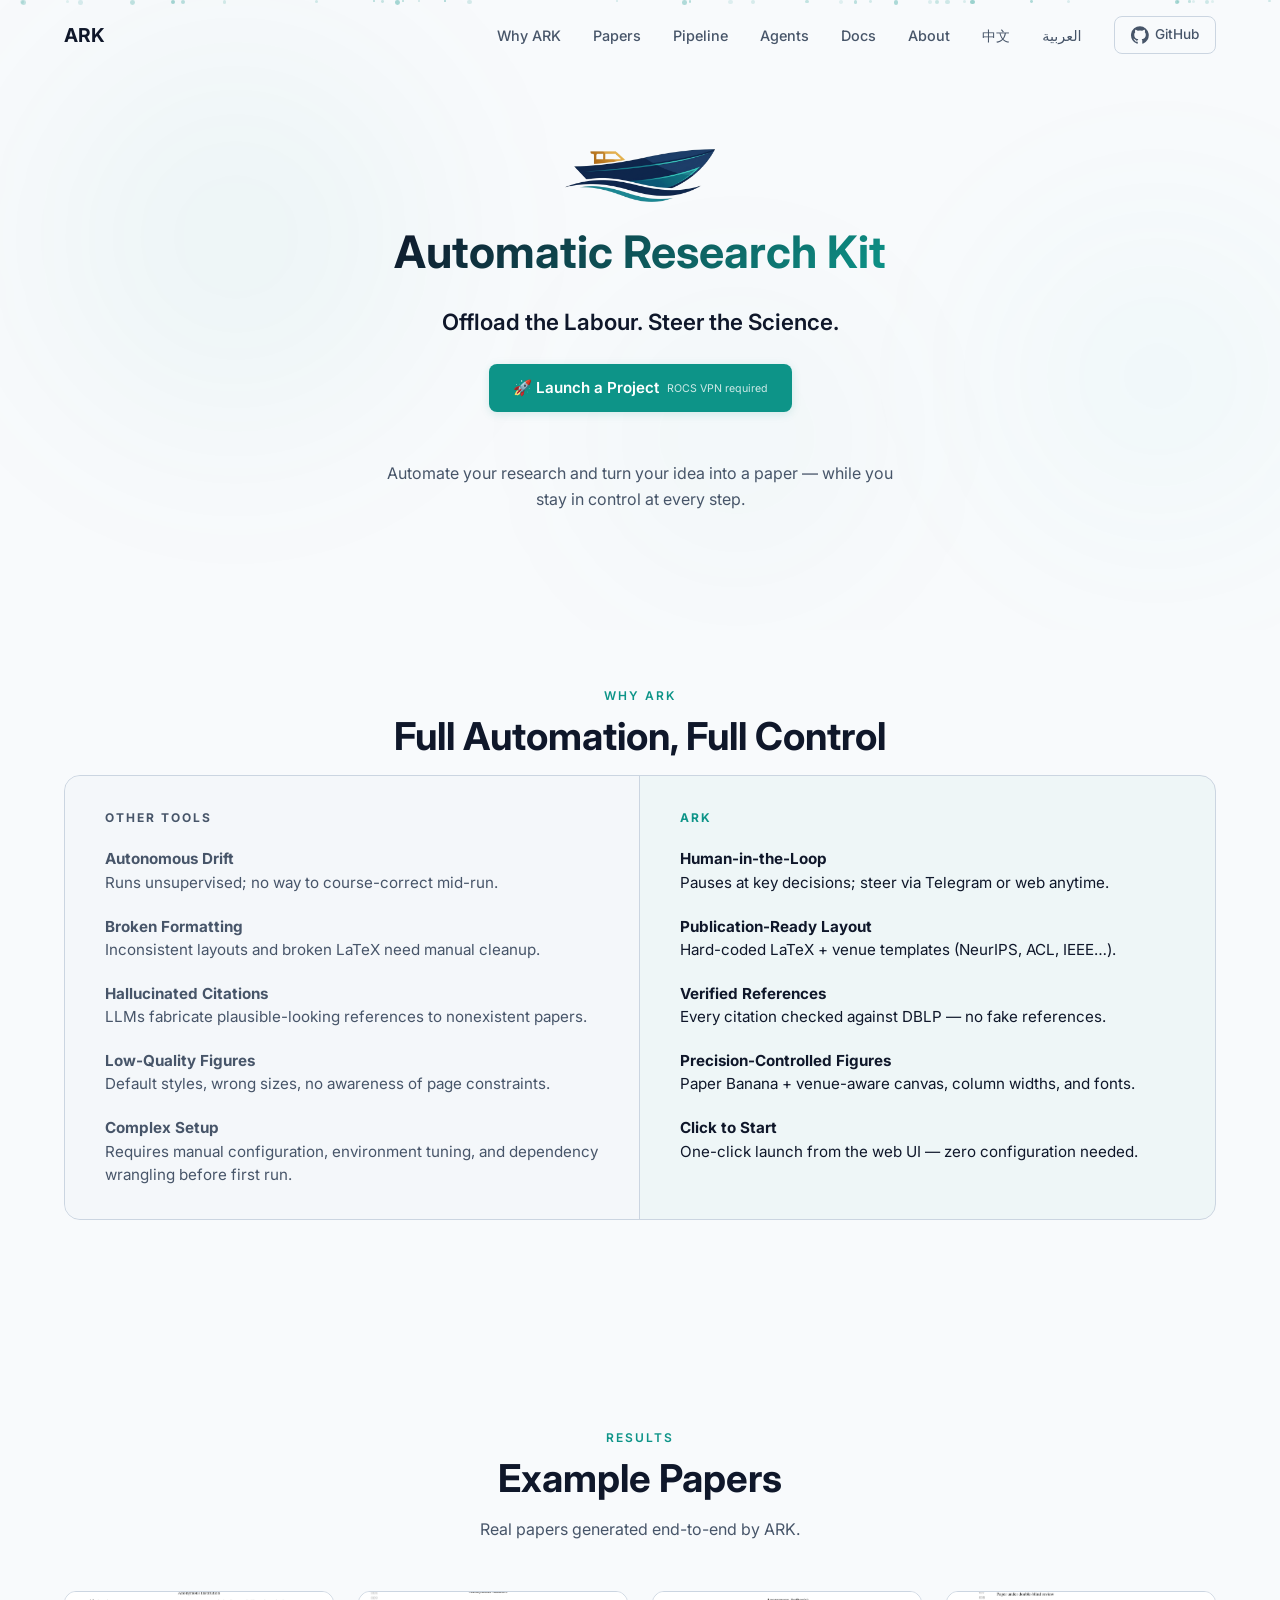
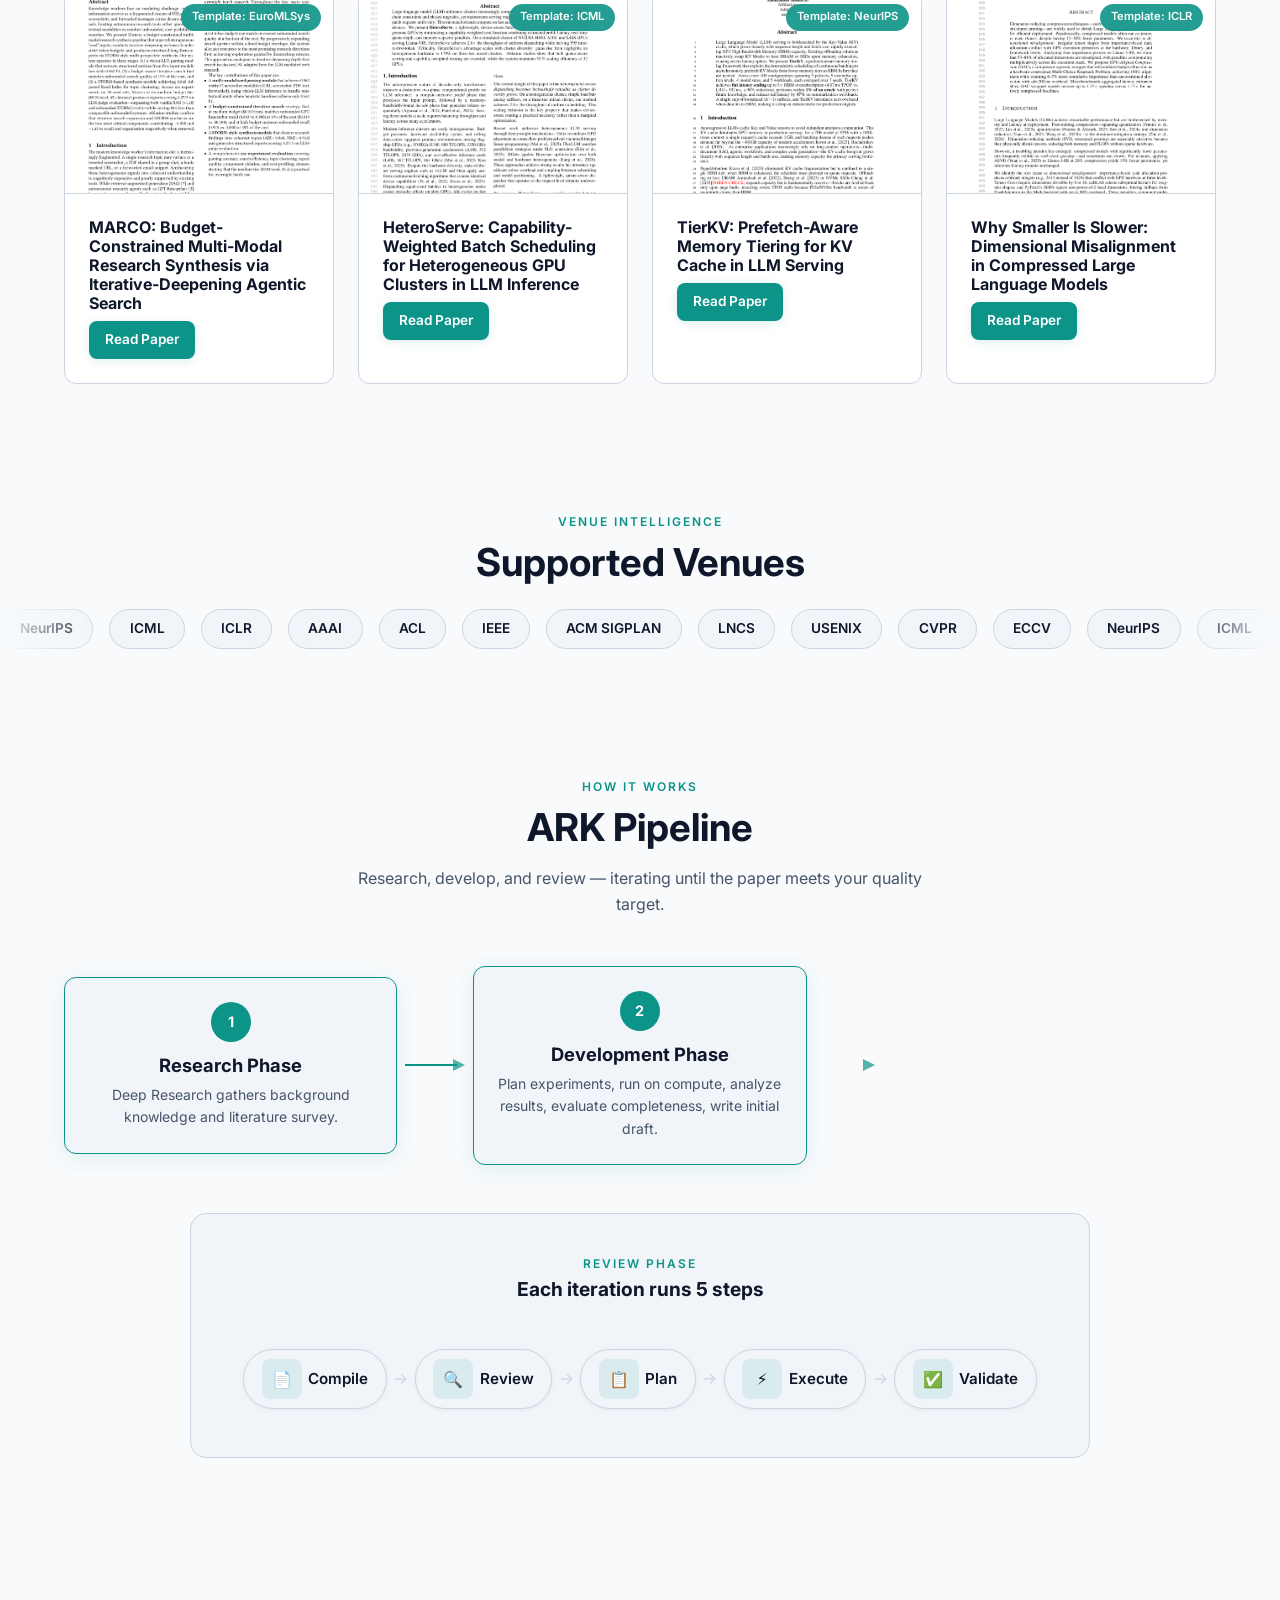
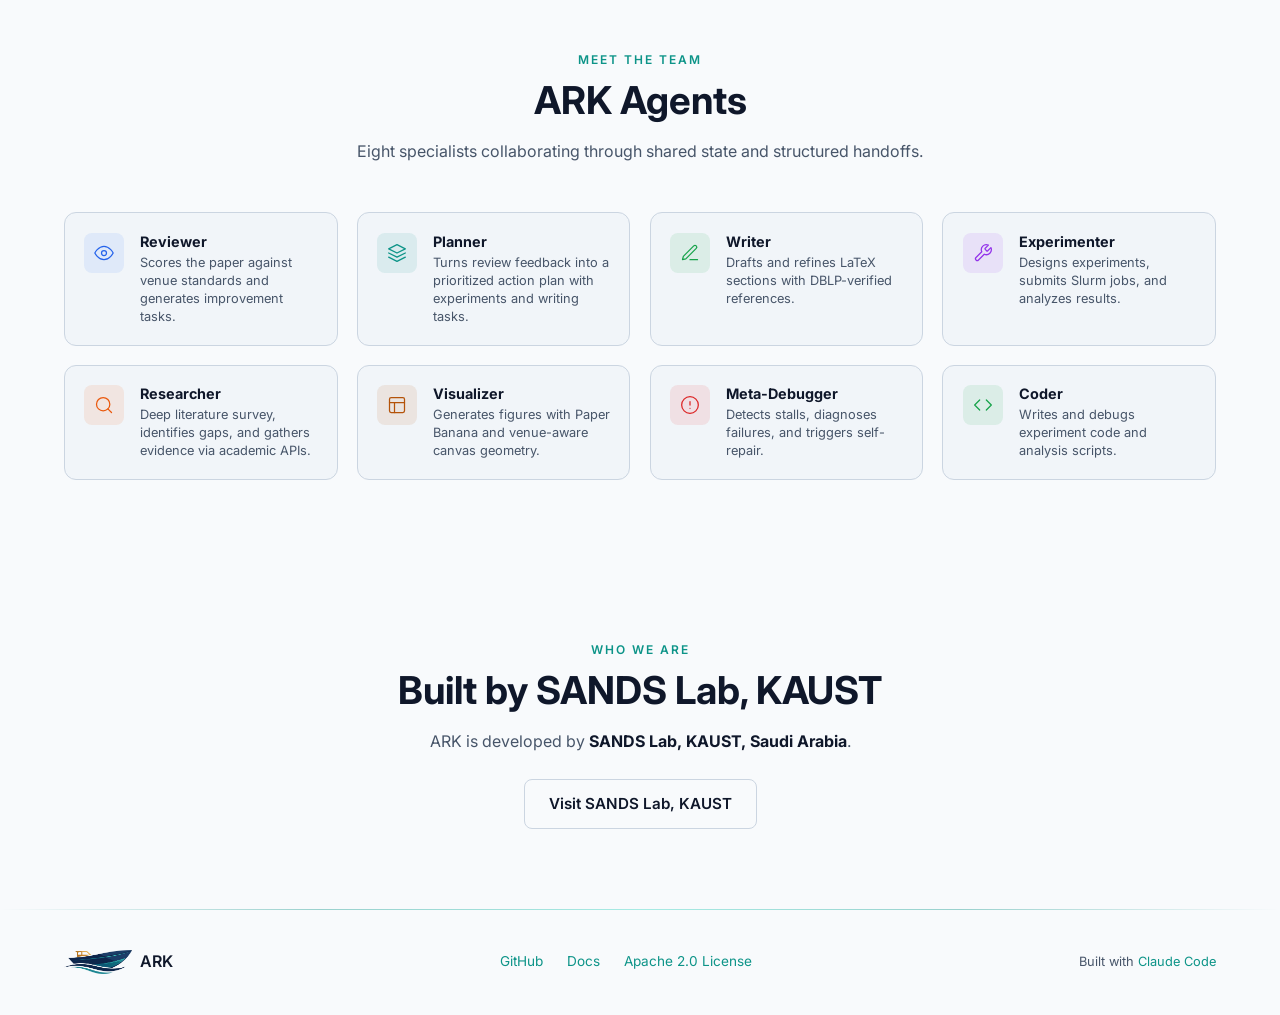
<file: index.html>
<!DOCTYPE html>
<html lang="en">
<head>
  <meta charset="UTF-8">
  <meta name="viewport" content="width=device-width, initial-scale=1.0">
  <title>ARK — Research Harness</title>
  <meta name="description" content="Offload the labor. Steer the science. ARK is a research harness — 8 AI agents handle experiments, writing, and iteration while you keep control of the direction.">
  <meta property="og:title" content="ARK — Research Harness">
  <meta property="og:description" content="Offload the labor. Steer the science.">
  <meta property="og:image" content="https://kaust-ark.github.io/assets/social-preview.png">
  <meta property="og:url" content="https://kaust-ark.github.io/">
  <meta property="og:type" content="website">
  <meta name="twitter:card" content="summary_large_image">
  <link rel="icon" href="assets/logo_ark_transparent.png" type="image/png">
  <link rel="preconnect" href="https://fonts.googleapis.com">
  <link rel="preconnect" href="https://fonts.gstatic.com" crossorigin>
  <link href="https://fonts.googleapis.com/css2?family=Inter:wght@400;500;600;700&display=swap" rel="stylesheet">
  <link rel="stylesheet" href="css/style.css">
</head>
<body>

<!-- Scroll Progress Bar -->
<div class="scroll-progress" id="scrollProgress"></div>

<!-- ===== Navbar ===== -->
<nav class="navbar" id="navbar">
  <div class="container">
    <a href="#" class="nav-brand">ARK</a>
    <div class="nav-links" id="navLinks">
      <a href="#compare">Why ARK</a>
      <a href="#papers">Papers</a>
      <a href="#pipeline">Pipeline</a>
      <a href="#agents">Agents</a>
      <a href="doc.html">Docs</a>
      <a href="about.html">About</a>
      <a href="zh/index.html" class="lang-toggle" title="切换到中文">中文</a>
      <a href="ar/index.html" class="lang-toggle" title="التبديل إلى العربية">العربية</a>
      <a href="https://github.com/kaust-ark/ARK" target="_blank" rel="noopener" class="gh-link">
        <svg width="18" height="18" viewBox="0 0 24 24" fill="currentColor"><path d="M12 .3a12 12 0 00-3.8 23.38c.6.11.82-.26.82-.58v-2.16c-3.34.73-4.04-1.61-4.04-1.61a3.18 3.18 0 00-1.33-1.76c-1.09-.74.08-.73.08-.73a2.52 2.52 0 011.84 1.24 2.56 2.56 0 003.5 1 2.56 2.56 0 01.76-1.61c-2.67-.3-5.47-1.33-5.47-5.93a4.64 4.64 0 011.24-3.22 4.3 4.3 0 01.12-3.18s1-.33 3.3 1.23a11.4 11.4 0 016 0c2.3-1.56 3.3-1.23 3.3-1.23a4.3 4.3 0 01.12 3.18 4.64 4.64 0 011.24 3.22c0 4.61-2.81 5.63-5.48 5.93a2.86 2.86 0 01.82 2.22v3.29c0 .32.21.7.82.58A12 12 0 0012 .3"/></svg>
        GitHub
      </a>
    </div>
    <button class="hamburger" id="hamburger" aria-label="Menu">
      <span></span><span></span><span></span>
    </button>
  </div>
</nav>

<!-- ===== Hero ===== -->
<section class="hero" id="hero">
  <div class="hero-bg"><div class="hero-bg-layer"></div></div>
  <div class="hero-particles" id="heroParticles"></div>
  <div class="container">
    <div class="hero-content">
      <img src="assets/logo_ark_transparent.png" alt="ARK" class="hero-logo">
      <h1 class="gradient-text">Automatic Research Kit</h1>
      <p class="hero-accent">Offload the Labour. Steer the Science.</p>
      <div class="hero-cta">
        <div class="hero-cta-row">
          <a href="http://mcmgt01:9527" target="_blank" rel="noopener" class="btn btn-primary">
            🚀 Launch a Project
            <span style="display:block;font-size:.7em;font-weight:400;opacity:.8;margin-top:2px">ROCS VPN required</span>
          </a>
        </div>
      </div>
      <p class="hero-subtitle">Automate your research and turn your idea into a paper &mdash; while you stay in control at every step.</p>
    </div>
  </div>
</section>

<!-- ===== ARK vs Others ===== -->
<section id="compare">
  <div class="container">
    <div style="text-align:center">
      <p class="section-label reveal">Why ARK</p>
      <h2 class="section-title reveal">Full Automation, Full Control</h2>
    </div>

    <div class="comparison-split">
      <div class="comparison-col comparison-col--other">
        <div class="comparison-col-header">Other Tools</div>
        <ul>
          <li><strong>Autonomous Drift</strong><br>Runs unsupervised; no way to course-correct mid-run.</li>
          <li><strong>Broken Formatting</strong><br>Inconsistent layouts and broken LaTeX need manual cleanup.</li>
          <li><strong>Hallucinated Citations</strong><br>LLMs fabricate plausible-looking references to nonexistent papers.</li>
          <li><strong>Low-Quality Figures</strong><br>Default styles, wrong sizes, no awareness of page constraints.</li>
          <li><strong>Complex Setup</strong><br>Requires manual configuration, environment tuning, and dependency wrangling before first run.</li>
        </ul>
      </div>
      <div class="comparison-col comparison-col--ark">
        <div class="comparison-col-header">ARK</div>
        <ul>
          <li><strong>Human-in-the-Loop</strong><br>Pauses at key decisions; steer via Telegram or web anytime.</li>
          <li><strong>Publication-Ready Layout</strong><br>Hard-coded LaTeX + venue templates (NeurIPS, ACL, IEEE&hellip;).</li>
          <li><strong>Verified References</strong><br>Every citation checked against DBLP &mdash; no fake references.</li>
          <li><strong>Precision-Controlled Figures</strong><br>Paper Banana + venue-aware canvas, column widths, and fonts.</li>
          <li><strong>Click to Start</strong><br>One-click launch from the web UI &mdash; zero configuration needed.</li>
        </ul>
      </div>
    </div>
  </div>
</section>


<!-- ===== Papers ===== -->
<section id="papers">
  <div class="container">
    <div style="text-align:center">
      <p class="section-label reveal">Results</p>
      <h2 class="section-title reveal">Example Papers</h2>
      <p class="section-subtitle reveal">Real papers generated end-to-end by ARK.</p>
    </div>
    <div class="papers-grid">
      <div class="paper-card reveal stagger-1" data-tilt>
        <a href="assets/papers/marco.pdf" target="_blank" rel="noopener" class="paper-card-img">
          <img src="assets/paper-marco.png" alt="MARCO Paper">
          <span class="paper-badge">Template: EuroMLSys</span>
        </a>
        <div class="paper-card-body">
          <h3>MARCO: Budget-Constrained Multi-Modal Research Synthesis via Iterative-Deepening Agentic Search</h3>
          <a href="assets/papers/marco.pdf" target="_blank" rel="noopener" class="btn btn-primary" style="font-size:.85rem;padding:.5rem 1rem">Read Paper</a>
        </div>
      </div>
      <div class="paper-card reveal stagger-2" data-tilt>
        <a href="assets/papers/heteroserve.pdf" target="_blank" rel="noopener" class="paper-card-img">
          <img src="assets/paper-heteroserve.png" alt="HeteroServe Paper">
          <span class="paper-badge">Template: ICML</span>
        </a>
        <div class="paper-card-body">
          <h3>HeteroServe: Capability-Weighted Batch Scheduling for Heterogeneous GPU Clusters in LLM Inference</h3>
          <a href="assets/papers/heteroserve.pdf" target="_blank" rel="noopener" class="btn btn-primary" style="font-size:.85rem;padding:.5rem 1rem">Read Paper</a>
        </div>
      </div>
      <div class="paper-card reveal stagger-3" data-tilt>
        <a href="assets/papers/tierkv.pdf" target="_blank" rel="noopener" class="paper-card-img">
          <img src="assets/paper-tierkv.png" alt="TierKV Paper">
          <span class="paper-badge">Template: NeurIPS</span>
        </a>
        <div class="paper-card-body">
          <h3>TierKV: Prefetch-Aware Memory Tiering for KV Cache in LLM Serving</h3>
          <a href="assets/papers/tierkv.pdf" target="_blank" rel="noopener" class="btn btn-primary" style="font-size:.85rem;padding:.5rem 1rem">Read Paper</a>
        </div>
      </div>
      <div class="paper-card reveal stagger-4" data-tilt>
        <a href="assets/papers/gac.pdf" target="_blank" rel="noopener" class="paper-card-img">
          <img src="assets/paper-gac.png" alt="GAC Paper">
          <span class="paper-badge">Template: ICLR</span>
        </a>
        <div class="paper-card-body">
          <h3>Why Smaller Is Slower: Dimensional Misalignment in Compressed Large Language Models</h3>
          <a href="assets/papers/gac.pdf" target="_blank" rel="noopener" class="btn btn-primary" style="font-size:.85rem;padding:.5rem 1rem">Read Paper</a>
        </div>
      </div>
    </div>
  </div>
</section>

<!-- Wave divider -->

<!-- ===== Venues ===== -->
<section class="venues" id="venues">
  <div class="container" style="text-align:center;margin-bottom:1.5rem">
    <p class="section-label reveal">Venue Intelligence</p>
    <h2 class="section-title reveal">Supported Venues</h2>
  </div>
  <div class="venues-scroll">
    <div class="venues-track" id="venuesTrack1">
      <span class="venue-badge">NeurIPS</span>
      <span class="venue-badge">ICML</span>
      <span class="venue-badge">ICLR</span>
      <span class="venue-badge">AAAI</span>
      <span class="venue-badge">ACL</span>
      <span class="venue-badge">IEEE</span>
      <span class="venue-badge">ACM SIGPLAN</span>
      <span class="venue-badge">LNCS</span>
      <span class="venue-badge">USENIX</span>
      <span class="venue-badge">CVPR</span>
      <span class="venue-badge">ECCV</span>
      <span class="venue-badge">NeurIPS</span>
      <span class="venue-badge">ICML</span>
      <span class="venue-badge">ICLR</span>
      <span class="venue-badge">AAAI</span>
      <span class="venue-badge">ACL</span>
      <span class="venue-badge">IEEE</span>
      <span class="venue-badge">ACM SIGPLAN</span>
      <span class="venue-badge">LNCS</span>
      <span class="venue-badge">USENIX</span>
      <span class="venue-badge">CVPR</span>
      <span class="venue-badge">ECCV</span>
      <span class="venue-badge">NeurIPS</span>
      <span class="venue-badge">ICML</span>
      <span class="venue-badge">ICLR</span>
      <span class="venue-badge">AAAI</span>
      <span class="venue-badge">ACL</span>
      <span class="venue-badge">IEEE</span>
      <span class="venue-badge">ACM SIGPLAN</span>
      <span class="venue-badge">LNCS</span>
      <span class="venue-badge">USENIX</span>
      <span class="venue-badge">CVPR</span>
      <span class="venue-badge">ECCV</span>
    </div>
  </div>
</section>


<!-- ===== Pipeline ===== -->
<section id="pipeline">
  <div class="container">
    <div style="text-align:center">
      <p class="section-label reveal">How It Works</p>
      <h2 class="section-title reveal">ARK Pipeline</h2>
      <p class="section-subtitle reveal">Research, develop, and review &mdash; iterating until the paper meets your quality target.</p>
    </div>

    <div class="pipeline-phases" id="pipelinePhases">
      <!-- Phase 1 -->
      <div class="phase-card" data-phase="1">
        <div class="phase-number">1</div>
        <h3>Research Phase</h3>
        <p>Deep Research gathers background knowledge and literature survey.</p>
      </div>

      <!-- Arrow 1→2 -->
      <div class="phase-connector" data-connector="1">
        <svg viewBox="0 0 60 24">
          <line class="arrow-line" x1="0" y1="12" x2="52" y2="12" />
          <polygon points="48,6 60,12 48,18" fill="var(--teal)" opacity="0.7"/>
          <circle class="arrow-dot" cx="0" cy="12" r="3"/>
        </svg>
      </div>

      <!-- Phase 2 -->
      <div class="phase-card" data-phase="2">
        <div class="phase-number">2</div>
        <h3>Development Phase</h3>
        <p>Plan experiments, run on compute, analyze results, evaluate completeness, write initial draft.</p>
      </div>

      <!-- Arrow 2→3 -->
      <div class="phase-connector" data-connector="2">
        <svg viewBox="0 0 60 24">
          <line class="arrow-line" x1="0" y1="12" x2="52" y2="12" />
          <polygon points="48,6 60,12 48,18" fill="var(--teal)" opacity="0.7"/>
          <circle class="arrow-dot" cx="0" cy="12" r="3"/>
        </svg>
      </div>

      <!-- Phase 3 -->
      <div class="phase-card" data-phase="3">
        <div class="phase-number">3</div>
        <h3>Review Phase</h3>
        <p>Iterative paper improvement loop until the reviewer score hits the acceptance threshold.</p>
      </div>
    </div>

    <div class="review-loop" id="reviewLoop">
      <div class="review-loop-header reveal">
        <p class="section-label" style="margin-bottom:.3rem">Review Phase</p>
        <h3 class="review-loop-title">Each iteration runs 5 steps</h3>
      </div>
      <div class="loop-steps-inline reveal">
        <span class="loop-inline-step"><span class="loop-step-icon">📄</span> Compile</span>
        <span class="loop-inline-arr">&rarr;</span>
        <span class="loop-inline-step"><span class="loop-step-icon">🔍</span> Review</span>
        <span class="loop-inline-arr">&rarr;</span>
        <span class="loop-inline-step"><span class="loop-step-icon">📋</span> Plan</span>
        <span class="loop-inline-arr">&rarr;</span>
        <span class="loop-inline-step"><span class="loop-step-icon">⚡</span> Execute</span>
        <span class="loop-inline-arr">&rarr;</span>
        <span class="loop-inline-step"><span class="loop-step-icon">✅</span> Validate</span>
      </div>
    </div>
  </div>
</section>

<!-- ===== Agents ===== -->
<section id="agents">
  <div class="container">
    <div style="text-align:center">
      <p class="section-label reveal">Meet the Team</p>
      <h2 class="section-title reveal">ARK Agents</h2>
      <p class="section-subtitle reveal">Eight specialists collaborating through shared state and structured handoffs.</p>
    </div>
    <div class="agents-grid">
      <div class="agent-card agent-reviewer reveal stagger-1">
        <div class="agent-icon">
          <svg viewBox="0 0 24 24"><path d="M1 12s4-8 11-8 11 8 11 8-4 8-11 8S1 12 1 12z"/><circle cx="12" cy="12" r="3"/></svg>
        </div>
        <div class="agent-info"><h3>Reviewer</h3><p>Scores the paper against venue standards and generates improvement tasks.</p></div>
      </div>
      <div class="agent-card agent-planner reveal stagger-2">
        <div class="agent-icon">
          <svg viewBox="0 0 24 24"><polygon points="12 2 2 7 12 12 22 7 12 2"/><polyline points="2 17 12 22 22 17"/><polyline points="2 12 12 17 22 12"/></svg>
        </div>
        <div class="agent-info"><h3>Planner</h3><p>Turns review feedback into a prioritized action plan with experiments and writing tasks.</p></div>
      </div>
      <div class="agent-card agent-writer reveal stagger-3">
        <div class="agent-icon">
          <svg viewBox="0 0 24 24"><path d="M12 20h9"/><path d="M16.5 3.5a2.12 2.12 0 013 3L7 19l-4 1 1-4L16.5 3.5z"/></svg>
        </div>
        <div class="agent-info"><h3>Writer</h3><p>Drafts and refines LaTeX sections with DBLP-verified references.</p></div>
      </div>
      <div class="agent-card agent-experimenter reveal stagger-4">
        <div class="agent-icon">
          <svg viewBox="0 0 24 24"><path d="M14.7 6.3a1 1 0 000 1.4l1.6 1.6a1 1 0 001.4 0l3.77-3.77a6 6 0 01-7.94 7.94l-6.91 6.91a2.12 2.12 0 01-3-3l6.91-6.91a6 6 0 017.94-7.94l-3.76 3.76z"/></svg>
        </div>
        <div class="agent-info"><h3>Experimenter</h3><p>Designs experiments, submits Slurm jobs, and analyzes results.</p></div>
      </div>
      <div class="agent-card agent-researcher reveal stagger-5">
        <div class="agent-icon">
          <svg viewBox="0 0 24 24"><circle cx="11" cy="11" r="8"/><line x1="21" y1="21" x2="16.65" y2="16.65"/></svg>
        </div>
        <div class="agent-info"><h3>Researcher</h3><p>Deep literature survey, identifies gaps, and gathers evidence via academic APIs.</p></div>
      </div>
      <div class="agent-card agent-visualizer reveal stagger-6">
        <div class="agent-icon">
          <svg viewBox="0 0 24 24"><rect x="3" y="3" width="18" height="18" rx="2" ry="2"/><line x1="3" y1="9" x2="21" y2="9"/><line x1="9" y1="21" x2="9" y2="9"/></svg>
        </div>
        <div class="agent-info"><h3>Visualizer</h3><p>Generates figures with Paper Banana and venue-aware canvas geometry.</p></div>
      </div>
      <div class="agent-card agent-debugger reveal stagger-7">
        <div class="agent-icon">
          <svg viewBox="0 0 24 24"><path d="M12 22c5.523 0 10-4.477 10-10S17.523 2 12 2 2 6.477 2 12s4.477 10 10 10z"/><line x1="12" y1="8" x2="12" y2="12"/><line x1="12" y1="16" x2="12.01" y2="16"/></svg>
        </div>
        <div class="agent-info"><h3>Meta-Debugger</h3><p>Detects stalls, diagnoses failures, and triggers self-repair.</p></div>
      </div>
      <div class="agent-card agent-coder reveal stagger-8">
        <div class="agent-icon">
          <svg viewBox="0 0 24 24"><polyline points="16 18 22 12 16 6"/><polyline points="8 6 2 12 8 18"/></svg>
        </div>
        <div class="agent-info"><h3>Coder</h3><p>Writes and debugs experiment code and analysis scripts.</p></div>
      </div>
    </div>
  </div>
</section>

<!-- ===== Team ===== -->
<section id="team">
  <div class="container">
    <div style="text-align:center">
      <p class="section-label reveal">Who We Are</p>
      <h2 class="section-title reveal">Built by SANDS Lab, KAUST</h2>
    </div>
    <div class="team-content reveal">
      <p>ARK is developed by <strong style="color:var(--text-primary)">SANDS Lab, KAUST, Saudi Arabia</strong>.</p>
      <a href="https://sands.kaust.edu.sa/" target="_blank" rel="noopener" class="btn btn-outline">Visit SANDS Lab, KAUST</a>
    </div>
  </div>
</section>

<!-- ===== Footer ===== -->
<footer class="footer">
  <div class="container">
    <div class="footer-brand">
      <img src="assets/logo_ark_transparent.png" alt="ARK">
      ARK
    </div>
    <div class="footer-links">
      <a href="https://github.com/kaust-ark/ARK" target="_blank" rel="noopener">GitHub</a>
      <a href="https://github.com/kaust-ark/ARK/blob/main/README.md" target="_blank" rel="noopener">Docs</a>
      <a href="https://github.com/kaust-ark/ARK/blob/main/LICENSE" target="_blank" rel="noopener">Apache 2.0 License</a>
    </div>
    <p class="footer-note">Built with <a href="https://claude.ai/claude-code" target="_blank" rel="noopener">Claude Code</a></p>
  </div>
</footer>

<!-- Back to top -->
<button class="back-to-top" id="backToTop" aria-label="Back to top">
  <svg viewBox="0 0 24 24" fill="none" stroke="currentColor" stroke-width="2.5" stroke-linecap="round" stroke-linejoin="round">
    <polyline points="18 15 12 9 6 15"/>
  </svg>
</button>

<script src="js/main.js"></script>
</body>
</html>
</file>
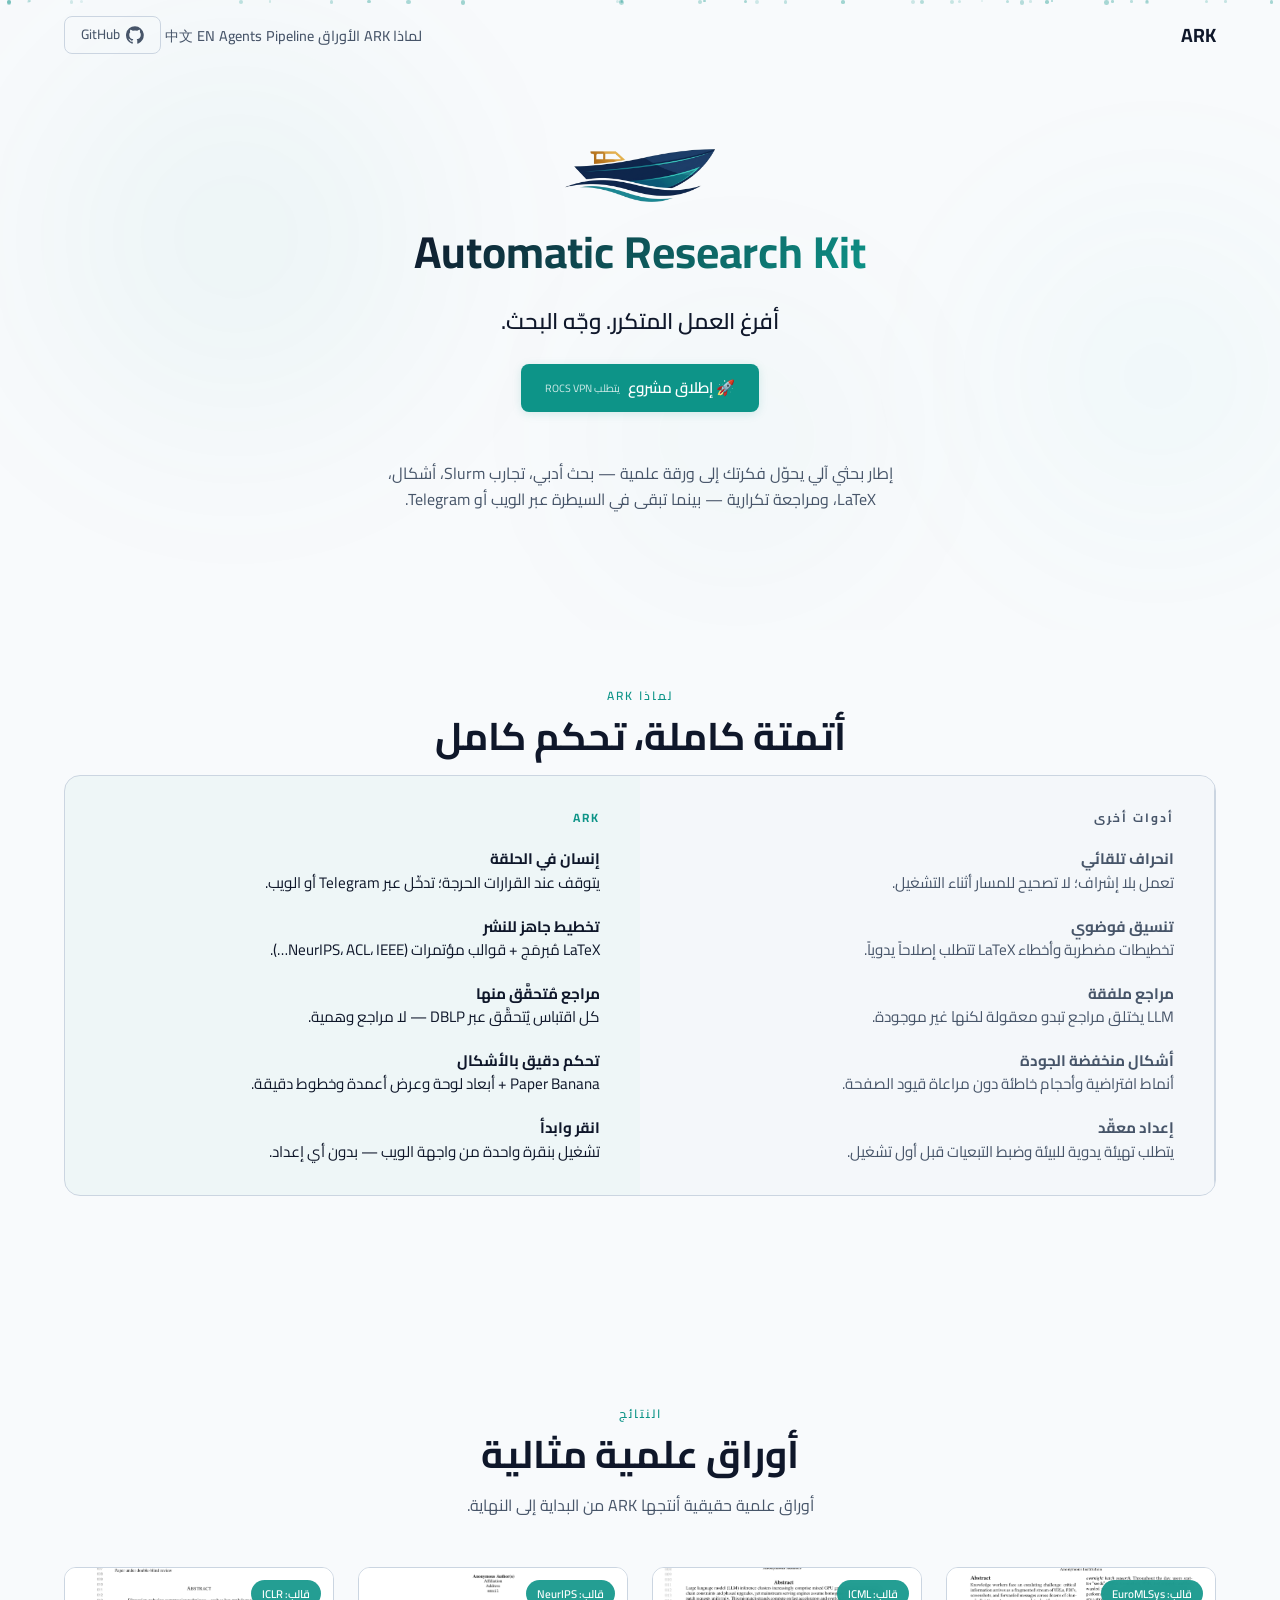
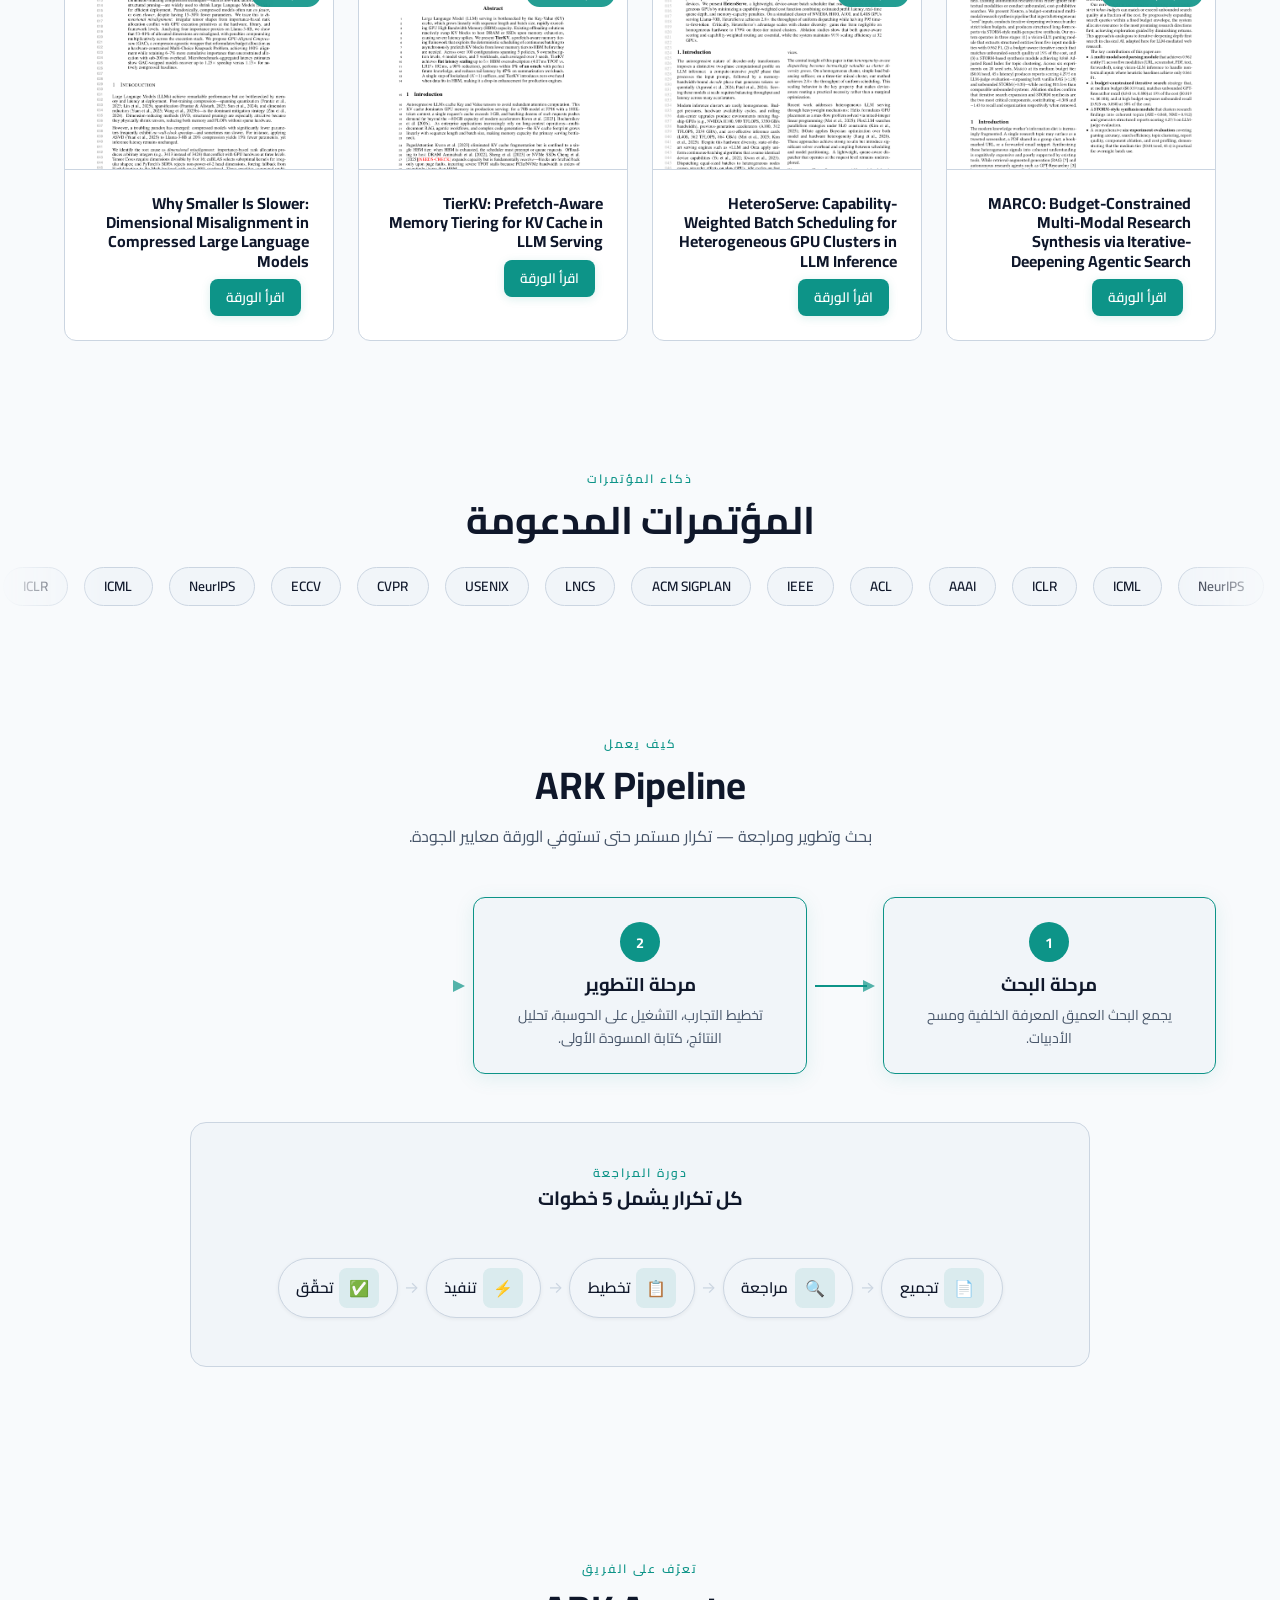
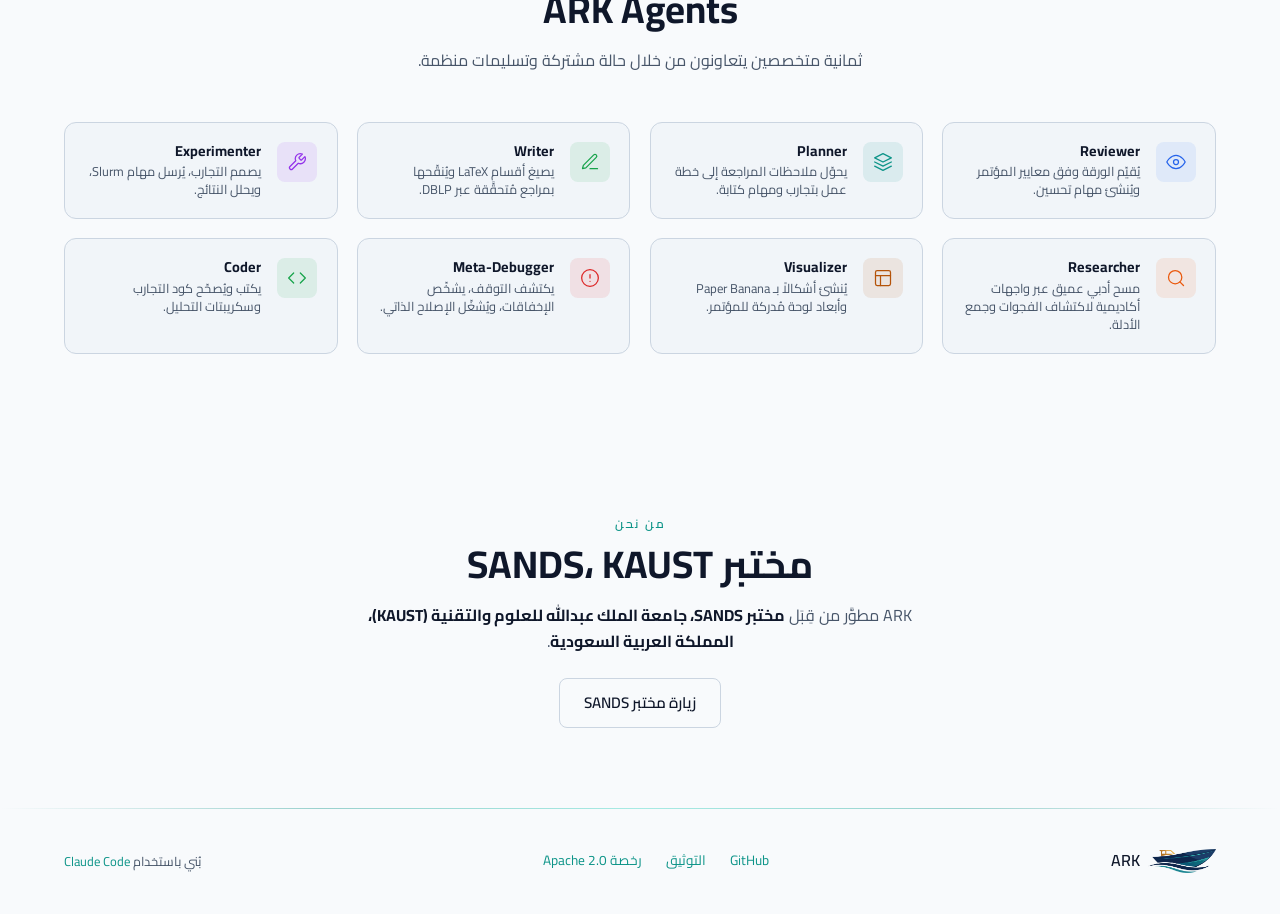
<file: ar/index.html>
<!DOCTYPE html>
<html lang="ar" dir="rtl">
<head>
  <meta charset="UTF-8">
  <meta name="viewport" content="width=device-width, initial-scale=1.0">
  <title>ARK — حزمة البحث التلقائي</title>
  <meta name="description" content="أفرغ العمل المتكرر. وجّه البحث. ARK إطار بحثي — 8 وكلاء AI يتولّون التجارب والكتابة والتكرار بينما تقود الاتجاه.">
  <meta property="og:title" content="ARK — حزمة البحث التلقائي">
  <meta property="og:description" content="أفرغ العمل المتكرر. وجّه البحث.">
  <meta property="og:image" content="https://kaust-ark.github.io/assets/social-preview.png">
  <meta property="og:url" content="https://kaust-ark.github.io/ar/">
  <meta property="og:type" content="website">
  <meta name="twitter:card" content="summary_large_image">
  <link rel="icon" href="../assets/logo_ark_transparent.png" type="image/png">
  <link rel="preconnect" href="https://fonts.googleapis.com">
  <link rel="preconnect" href="https://fonts.gstatic.com" crossorigin>
  <link href="https://fonts.googleapis.com/css2?family=Cairo:wght@400;500;600;700&family=Inter:wght@400;500;600;700&display=swap" rel="stylesheet">
  <link rel="stylesheet" href="../css/style.css">
  <style>
    body { font-family: 'Cairo', 'Inter', sans-serif; }
    .nav-brand, .gradient-text, .hero-accent, h1, h2, h3,
    .section-label, .section-title, .section-subtitle,
    .ark-intro-text, p, li, a, span, .btn,
    .comparison-col-header, .agent-info h3, .agent-info p,
    .pillar-card h3, .pillar-card p, .paper-card-body h3,
    .paper-meta, .loop-inline-step, .phase-card h3, .phase-card p,
    .team-content p, .footer-note { font-family: 'Cairo', 'Inter', sans-serif; }
    .nav-links { gap: .25rem; }
    .lang-toggle { font-size: .85rem; }
    .comparison-split { direction: rtl; }
    .loop-steps-inline { flex-wrap: wrap; }
    .footer { direction: rtl; }
    .footer-links { flex-wrap: wrap; }
  </style>
</head>
<body>

<!-- Scroll Progress Bar -->
<div class="scroll-progress" id="scrollProgress"></div>

<!-- ===== Navbar ===== -->
<nav class="navbar" id="navbar">
  <div class="container">
    <a href="#" class="nav-brand">ARK</a>
    <div class="nav-links" id="navLinks">
      <a href="#compare">لماذا ARK</a>
      <a href="#papers">الأوراق</a>
      <a href="#pipeline">Pipeline</a>
      <a href="#agents">Agents</a>
      <a href="../index.html" class="lang-toggle" title="Switch to English">EN</a>
      <a href="../zh/index.html" class="lang-toggle" title="切换到中文">中文</a>
      <a href="https://github.com/kaust-ark/ARK" target="_blank" rel="noopener" class="gh-link">
        <svg width="18" height="18" viewBox="0 0 24 24" fill="currentColor"><path d="M12 .3a12 12 0 00-3.8 23.38c.6.11.82-.26.82-.58v-2.16c-3.34.73-4.04-1.61-4.04-1.61a3.18 3.18 0 00-1.33-1.76c-1.09-.74.08-.73.08-.73a2.52 2.52 0 011.84 1.24 2.56 2.56 0 003.5 1 2.56 2.56 0 01.76-1.61c-2.67-.3-5.47-1.33-5.47-5.93a4.64 4.64 0 011.24-3.22 4.3 4.3 0 01.12-3.18s1-.33 3.3 1.23a11.4 11.4 0 016 0c2.3-1.56 3.3-1.23 3.3-1.23a4.3 4.3 0 01.12 3.18 4.64 4.64 0 011.24 3.22c0 4.61-2.81 5.63-5.48 5.93a2.86 2.86 0 01.82 2.22v3.29c0 .32.21.7.82.58A12 12 0 0012 .3"/></svg>
        GitHub
      </a>
    </div>
    <button class="hamburger" id="hamburger" aria-label="القائمة">
      <span></span><span></span><span></span>
    </button>
  </div>
</nav>

<!-- ===== Hero ===== -->
<section class="hero" id="hero">
  <div class="hero-bg"><div class="hero-bg-layer"></div></div>
  <div class="hero-particles" id="heroParticles"></div>
  <div class="container">
    <div class="hero-content">
      <img src="../assets/logo_ark_transparent.png" alt="ARK" class="hero-logo">
      <h1 class="gradient-text">Automatic Research Kit</h1>
      <p class="hero-accent">أفرغ العمل المتكرر. وجّه البحث.</p>
      <div class="hero-cta">
        <div class="hero-cta-row">
          <a href="http://mcmgt01:9527" target="_blank" rel="noopener" class="btn btn-primary">
            🚀 إطلاق مشروع
            <span style="display:block;font-size:.7em;font-weight:400;opacity:.8;margin-top:2px">يتطلب ROCS VPN</span>
          </a>
        </div>
      </div>
      <p class="hero-subtitle">إطار بحثي آلي يحوّل فكرتك إلى ورقة علمية — بحث أدبي، تجارب Slurm، أشكال، LaTeX، ومراجعة تكرارية — بينما تبقى في السيطرة عبر الويب أو Telegram.</p>
    </div>
  </div>
</section>

<!-- ===== ARK vs Others ===== -->
<section id="compare">
  <div class="container">
    <div style="text-align:center">
      <p class="section-label reveal">لماذا ARK</p>
      <h2 class="section-title reveal">أتمتة كاملة، تحكم كامل</h2>
    </div>

    <div class="comparison-split">
      <div class="comparison-col comparison-col--other">
        <div class="comparison-col-header">أدوات أخرى</div>
        <ul>
          <li><strong>انحراف تلقائي</strong><br>تعمل بلا إشراف؛ لا تصحيح للمسار أثناء التشغيل.</li>
          <li><strong>تنسيق فوضوي</strong><br>تخطيطات مضطربة وأخطاء LaTeX تتطلب إصلاحاً يدوياً.</li>
          <li><strong>مراجع ملفقة</strong><br>LLM يختلق مراجع تبدو معقولة لكنها غير موجودة.</li>
          <li><strong>أشكال منخفضة الجودة</strong><br>أنماط افتراضية وأحجام خاطئة دون مراعاة قيود الصفحة.</li>
          <li><strong>إعداد معقّد</strong><br>يتطلب تهيئة يدوية للبيئة وضبط التبعيات قبل أول تشغيل.</li>
        </ul>
      </div>
      <div class="comparison-col comparison-col--ark">
        <div class="comparison-col-header">ARK</div>
        <ul>
          <li><strong>إنسان في الحلقة</strong><br>يتوقف عند القرارات الحرجة؛ تدخّل عبر Telegram أو الويب.</li>
          <li><strong>تخطيط جاهز للنشر</strong><br>LaTeX مُبرمَج + قوالب مؤتمرات (NeurIPS، ACL، IEEE&hellip;).</li>
          <li><strong>مراجع مُتحقَّق منها</strong><br>كل اقتباس يُتحقَّق عبر DBLP — لا مراجع وهمية.</li>
          <li><strong>تحكم دقيق بالأشكال</strong><br>Paper Banana + أبعاد لوحة وعرض أعمدة وخطوط دقيقة.</li>
          <li><strong>انقر وابدأ</strong><br>تشغيل بنقرة واحدة من واجهة الويب — بدون أي إعداد.</li>
        </ul>
      </div>
    </div>
  </div>
</section>


<!-- ===== Papers ===== -->
<section id="papers">
  <div class="container">
    <div style="text-align:center">
      <p class="section-label reveal">النتائج</p>
      <h2 class="section-title reveal">أوراق علمية مثالية</h2>
      <p class="section-subtitle reveal">أوراق علمية حقيقية أنتجها ARK من البداية إلى النهاية.</p>
    </div>
    <div class="papers-grid">
      <div class="paper-card reveal stagger-1" data-tilt>
        <a href="../assets/papers/marco.pdf" target="_blank" rel="noopener" class="paper-card-img">
          <img src="../assets/paper-marco.png" alt="ورقة MARCO">
          <span class="paper-badge">قالب: EuroMLSys</span>
        </a>
        <div class="paper-card-body">
          <h3>MARCO: Budget-Constrained Multi-Modal Research Synthesis via Iterative-Deepening Agentic Search</h3>
          <a href="../assets/papers/marco.pdf" target="_blank" rel="noopener" class="btn btn-primary" style="font-size:.85rem;padding:.5rem 1rem">اقرأ الورقة</a>
        </div>
      </div>
      <div class="paper-card reveal stagger-2" data-tilt>
        <a href="../assets/papers/heteroserve.pdf" target="_blank" rel="noopener" class="paper-card-img">
          <img src="../assets/paper-heteroserve.png" alt="ورقة HeteroServe">
          <span class="paper-badge">قالب: ICML</span>
        </a>
        <div class="paper-card-body">
          <h3>HeteroServe: Capability-Weighted Batch Scheduling for Heterogeneous GPU Clusters in LLM Inference</h3>
          <a href="../assets/papers/heteroserve.pdf" target="_blank" rel="noopener" class="btn btn-primary" style="font-size:.85rem;padding:.5rem 1rem">اقرأ الورقة</a>
        </div>
      </div>
      <div class="paper-card reveal stagger-3" data-tilt>
        <a href="../assets/papers/tierkv.pdf" target="_blank" rel="noopener" class="paper-card-img">
          <img src="../assets/paper-tierkv.png" alt="ورقة TierKV">
          <span class="paper-badge">قالب: NeurIPS</span>
        </a>
        <div class="paper-card-body">
          <h3>TierKV: Prefetch-Aware Memory Tiering for KV Cache in LLM Serving</h3>
          <a href="../assets/papers/tierkv.pdf" target="_blank" rel="noopener" class="btn btn-primary" style="font-size:.85rem;padding:.5rem 1rem">اقرأ الورقة</a>
        </div>
      </div>
      <div class="paper-card reveal stagger-4" data-tilt>
        <a href="../assets/papers/gac.pdf" target="_blank" rel="noopener" class="paper-card-img">
          <img src="../assets/paper-gac.png" alt="ورقة GAC">
          <span class="paper-badge">قالب: ICLR</span>
        </a>
        <div class="paper-card-body">
          <h3>Why Smaller Is Slower: Dimensional Misalignment in Compressed Large Language Models</h3>
          <a href="../assets/papers/gac.pdf" target="_blank" rel="noopener" class="btn btn-primary" style="font-size:.85rem;padding:.5rem 1rem">اقرأ الورقة</a>
        </div>
      </div>
    </div>
  </div>
</section>


<!-- ===== Venues ===== -->
<section class="venues" id="venues">
  <div class="container" style="text-align:center;margin-bottom:1.5rem">
    <p class="section-label reveal">ذكاء المؤتمرات</p>
    <h2 class="section-title reveal">المؤتمرات المدعومة</h2>
  </div>
  <div class="venues-scroll">
    <div class="venues-track" id="venuesTrack1">
      <span class="venue-badge">NeurIPS</span>
      <span class="venue-badge">ICML</span>
      <span class="venue-badge">ICLR</span>
      <span class="venue-badge">AAAI</span>
      <span class="venue-badge">ACL</span>
      <span class="venue-badge">IEEE</span>
      <span class="venue-badge">ACM SIGPLAN</span>
      <span class="venue-badge">LNCS</span>
      <span class="venue-badge">USENIX</span>
      <span class="venue-badge">CVPR</span>
      <span class="venue-badge">ECCV</span>
      <span class="venue-badge">NeurIPS</span>
      <span class="venue-badge">ICML</span>
      <span class="venue-badge">ICLR</span>
      <span class="venue-badge">AAAI</span>
      <span class="venue-badge">ACL</span>
      <span class="venue-badge">IEEE</span>
      <span class="venue-badge">ACM SIGPLAN</span>
      <span class="venue-badge">LNCS</span>
      <span class="venue-badge">USENIX</span>
      <span class="venue-badge">CVPR</span>
      <span class="venue-badge">ECCV</span>
      <span class="venue-badge">NeurIPS</span>
      <span class="venue-badge">ICML</span>
      <span class="venue-badge">ICLR</span>
      <span class="venue-badge">AAAI</span>
      <span class="venue-badge">ACL</span>
      <span class="venue-badge">IEEE</span>
      <span class="venue-badge">ACM SIGPLAN</span>
      <span class="venue-badge">LNCS</span>
      <span class="venue-badge">USENIX</span>
      <span class="venue-badge">CVPR</span>
      <span class="venue-badge">ECCV</span>
    </div>
  </div>
</section>

<!-- ===== Pipeline ===== -->
<section id="pipeline">
  <div class="container">
    <div style="text-align:center">
      <p class="section-label reveal">كيف يعمل</p>
      <h2 class="section-title reveal">ARK Pipeline</h2>
      <p class="section-subtitle reveal">بحث وتطوير ومراجعة — تكرار مستمر حتى تستوفي الورقة معايير الجودة.</p>
    </div>

    <div class="pipeline-phases" id="pipelinePhases">
      <div class="phase-card" data-phase="1">
        <div class="phase-number">1</div>
        <h3>مرحلة البحث</h3>
        <p>يجمع البحث العميق المعرفة الخلفية ومسح الأدبيات.</p>
      </div>
      <div class="phase-connector" data-connector="1">
        <svg viewBox="0 0 60 24">
          <line class="arrow-line" x1="0" y1="12" x2="52" y2="12" />
          <polygon points="48,6 60,12 48,18" fill="var(--teal)" opacity="0.7"/>
          <circle class="arrow-dot" cx="0" cy="12" r="3"/>
        </svg>
      </div>
      <div class="phase-card" data-phase="2">
        <div class="phase-number">2</div>
        <h3>مرحلة التطوير</h3>
        <p>تخطيط التجارب، التشغيل على الحوسبة، تحليل النتائج، كتابة المسودة الأولى.</p>
      </div>
      <div class="phase-connector" data-connector="2">
        <svg viewBox="0 0 60 24">
          <line class="arrow-line" x1="0" y1="12" x2="52" y2="12" />
          <polygon points="48,6 60,12 48,18" fill="var(--teal)" opacity="0.7"/>
          <circle class="arrow-dot" cx="0" cy="12" r="3"/>
        </svg>
      </div>
      <div class="phase-card" data-phase="3">
        <div class="phase-number">3</div>
        <h3>مرحلة المراجعة</h3>
        <p>حلقة تحسين تكرارية حتى تبلغ درجة المراجعة عتبة القبول.</p>
      </div>
    </div>

    <div class="review-loop" id="reviewLoop">
      <div class="review-loop-header reveal">
        <p class="section-label" style="margin-bottom:.3rem">دورة المراجعة</p>
        <h3 class="review-loop-title">كل تكرار يشمل 5 خطوات</h3>
      </div>
      <div class="loop-steps-inline reveal">
        <span class="loop-inline-step"><span class="loop-step-icon">📄</span> تجميع</span>
        <span class="loop-inline-arr">&rarr;</span>
        <span class="loop-inline-step"><span class="loop-step-icon">🔍</span> مراجعة</span>
        <span class="loop-inline-arr">&rarr;</span>
        <span class="loop-inline-step"><span class="loop-step-icon">📋</span> تخطيط</span>
        <span class="loop-inline-arr">&rarr;</span>
        <span class="loop-inline-step"><span class="loop-step-icon">⚡</span> تنفيذ</span>
        <span class="loop-inline-arr">&rarr;</span>
        <span class="loop-inline-step"><span class="loop-step-icon">✅</span> تحقّق</span>
      </div>
    </div>
  </div>
</section>

<!-- ===== Agents ===== -->
<section id="agents">
  <div class="container">
    <div style="text-align:center">
      <p class="section-label reveal">تعرّف على الفريق</p>
      <h2 class="section-title reveal">ARK Agents</h2>
      <p class="section-subtitle reveal">ثمانية متخصصين يتعاونون من خلال حالة مشتركة وتسليمات منظمة.</p>
    </div>
    <div class="agents-grid">
      <div class="agent-card agent-reviewer reveal stagger-1">
        <div class="agent-icon">
          <svg viewBox="0 0 24 24"><path d="M1 12s4-8 11-8 11 8 11 8-4 8-11 8S1 12 1 12z"/><circle cx="12" cy="12" r="3"/></svg>
        </div>
        <div class="agent-info"><h3>Reviewer</h3><p>يُقيّم الورقة وفق معايير المؤتمر ويُنشئ مهام تحسين.</p></div>
      </div>
      <div class="agent-card agent-planner reveal stagger-2">
        <div class="agent-icon">
          <svg viewBox="0 0 24 24"><polygon points="12 2 2 7 12 12 22 7 12 2"/><polyline points="2 17 12 22 22 17"/><polyline points="2 12 12 17 22 12"/></svg>
        </div>
        <div class="agent-info"><h3>Planner</h3><p>يحوّل ملاحظات المراجعة إلى خطة عمل بتجارب ومهام كتابة.</p></div>
      </div>
      <div class="agent-card agent-writer reveal stagger-3">
        <div class="agent-icon">
          <svg viewBox="0 0 24 24"><path d="M12 20h9"/><path d="M16.5 3.5a2.12 2.12 0 013 3L7 19l-4 1 1-4L16.5 3.5z"/></svg>
        </div>
        <div class="agent-info"><h3>Writer</h3><p>يصيغ أقسام LaTeX ويُنقّحها بمراجع مُتحقَّقة عبر DBLP.</p></div>
      </div>
      <div class="agent-card agent-experimenter reveal stagger-4">
        <div class="agent-icon">
          <svg viewBox="0 0 24 24"><path d="M14.7 6.3a1 1 0 000 1.4l1.6 1.6a1 1 0 001.4 0l3.77-3.77a6 6 0 01-7.94 7.94l-6.91 6.91a2.12 2.12 0 01-3-3l6.91-6.91a6 6 0 017.94-7.94l-3.76 3.76z"/></svg>
        </div>
        <div class="agent-info"><h3>Experimenter</h3><p>يصمم التجارب، يُرسل مهام Slurm، ويحلل النتائج.</p></div>
      </div>
      <div class="agent-card agent-researcher reveal stagger-5">
        <div class="agent-icon">
          <svg viewBox="0 0 24 24"><circle cx="11" cy="11" r="8"/><line x1="21" y1="21" x2="16.65" y2="16.65"/></svg>
        </div>
        <div class="agent-info"><h3>Researcher</h3><p>مسح أدبي عميق عبر واجهات أكاديمية لاكتشاف الفجوات وجمع الأدلة.</p></div>
      </div>
      <div class="agent-card agent-visualizer reveal stagger-6">
        <div class="agent-icon">
          <svg viewBox="0 0 24 24"><rect x="3" y="3" width="18" height="18" rx="2" ry="2"/><line x1="3" y1="9" x2="21" y2="9"/><line x1="9" y1="21" x2="9" y2="9"/></svg>
        </div>
        <div class="agent-info"><h3>Visualizer</h3><p>يُنشئ أشكالاً بـ Paper Banana وأبعاد لوحة مُدركة للمؤتمر.</p></div>
      </div>
      <div class="agent-card agent-debugger reveal stagger-7">
        <div class="agent-icon">
          <svg viewBox="0 0 24 24"><path d="M12 22c5.523 0 10-4.477 10-10S17.523 2 12 2 2 6.477 2 12s4.477 10 10 10z"/><line x1="12" y1="8" x2="12" y2="12"/><line x1="12" y1="16" x2="12.01" y2="16"/></svg>
        </div>
        <div class="agent-info"><h3>Meta-Debugger</h3><p>يكتشف التوقف، يشخّص الإخفاقات، ويُشغّل الإصلاح الذاتي.</p></div>
      </div>
      <div class="agent-card agent-coder reveal stagger-8">
        <div class="agent-icon">
          <svg viewBox="0 0 24 24"><polyline points="16 18 22 12 16 6"/><polyline points="8 6 2 12 8 18"/></svg>
        </div>
        <div class="agent-info"><h3>Coder</h3><p>يكتب ويُصحّح كود التجارب وسكريبتات التحليل.</p></div>
      </div>
    </div>
  </div>
</section>

<!-- ===== Team ===== -->
<section id="team">
  <div class="container">
    <div style="text-align:center">
      <p class="section-label reveal">من نحن</p>
      <h2 class="section-title reveal">مختبر SANDS، KAUST</h2>
    </div>
    <div class="team-content reveal">
      <p>ARK مطوَّر من قِبَل <strong style="color:var(--text-primary)">مختبر SANDS، جامعة الملك عبدالله للعلوم والتقنية (KAUST)، المملكة العربية السعودية</strong>.</p>
      <a href="https://sands.kaust.edu.sa/" target="_blank" rel="noopener" class="btn btn-outline">زيارة مختبر SANDS</a>
    </div>
  </div>
</section>

<!-- ===== Footer ===== -->
<footer class="footer">
  <div class="container">
    <div class="footer-brand">
      <img src="../assets/logo_ark_transparent.png" alt="ARK">
      ARK
    </div>
    <div class="footer-links">
      <a href="https://github.com/kaust-ark/ARK" target="_blank" rel="noopener">GitHub</a>
      <a href="https://github.com/kaust-ark/ARK/blob/main/README.md" target="_blank" rel="noopener">التوثيق</a>
      <a href="https://github.com/kaust-ark/ARK/blob/main/LICENSE" target="_blank" rel="noopener">رخصة Apache 2.0</a>
    </div>
    <p class="footer-note">بُني باستخدام <a href="https://claude.ai/claude-code" target="_blank" rel="noopener">Claude Code</a></p>
  </div>
</footer>

<!-- Back to top -->
<button class="back-to-top" id="backToTop" aria-label="العودة إلى الأعلى">
  <svg viewBox="0 0 24 24" fill="none" stroke="currentColor" stroke-width="2.5" stroke-linecap="round" stroke-linejoin="round">
    <polyline points="18 15 12 9 6 15"/>
  </svg>
</button>

<script src="../js/main.js"></script>
</body>
</html>
</file>
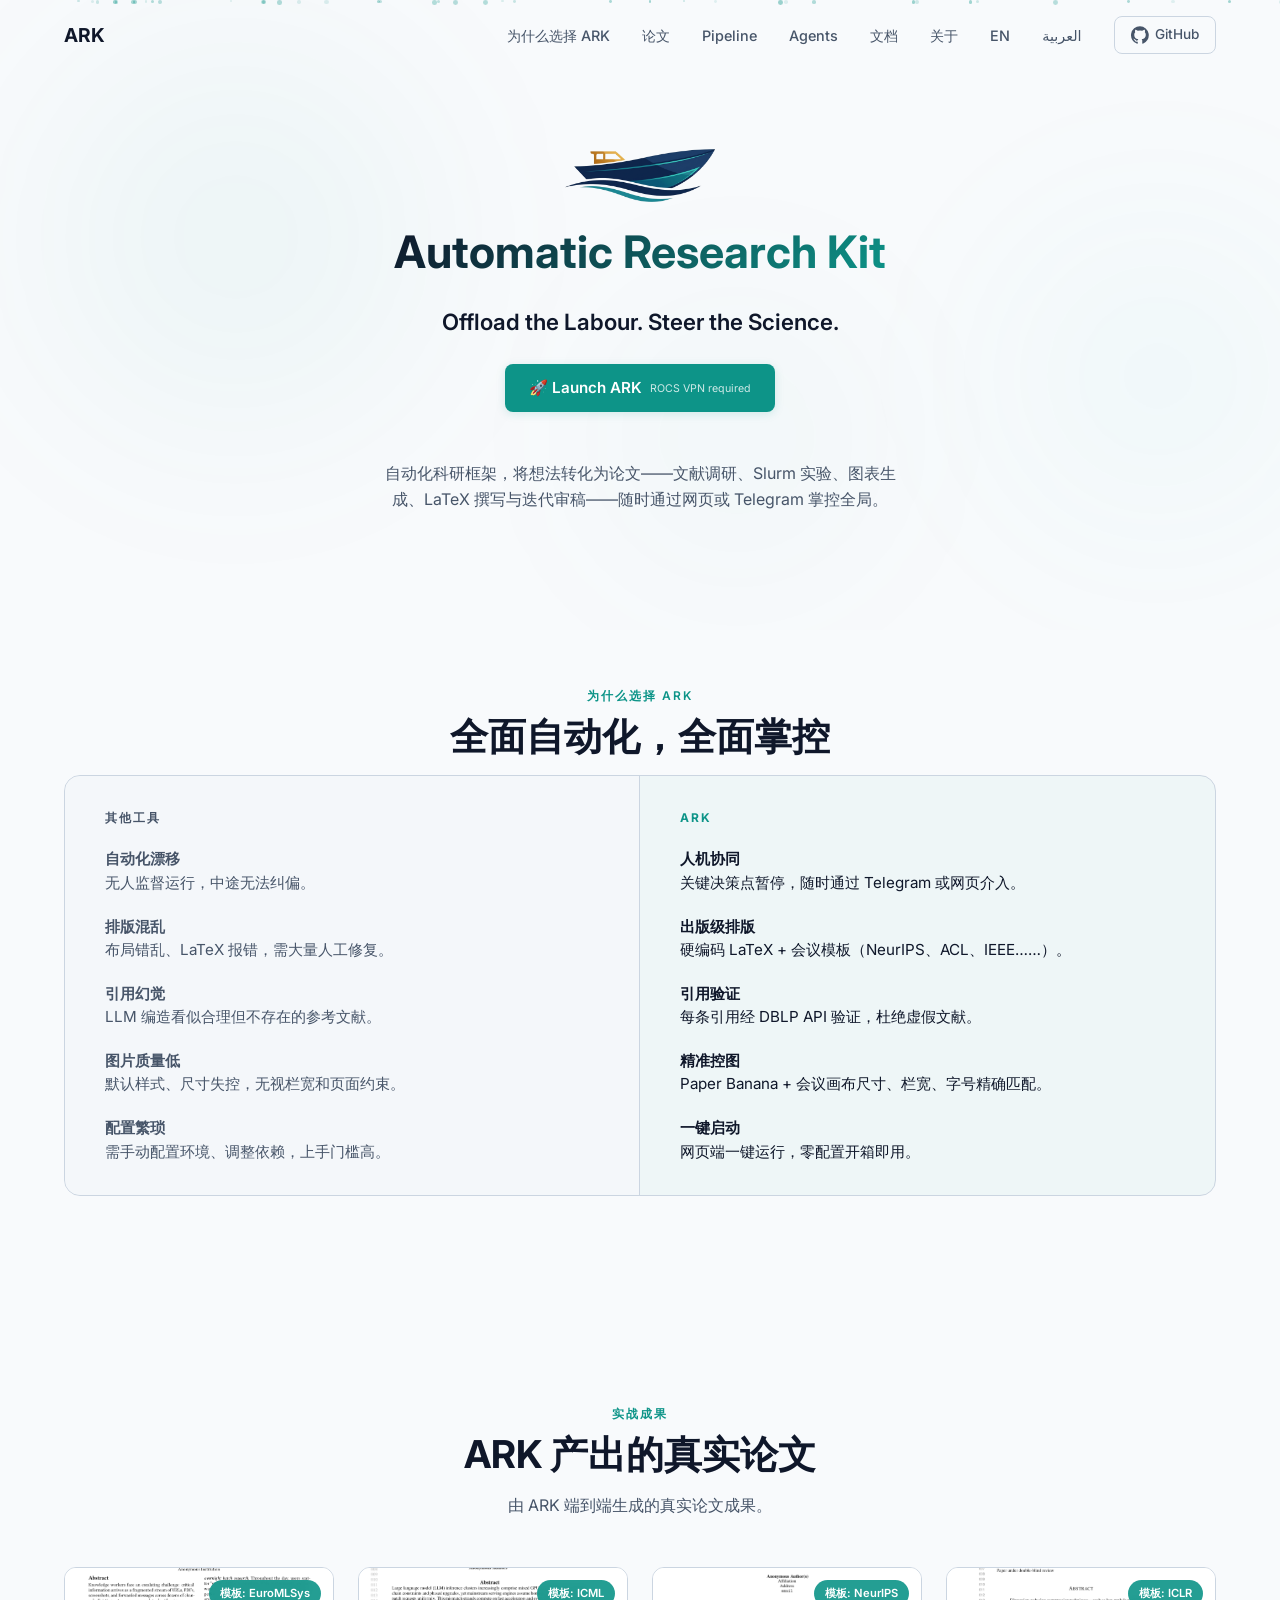
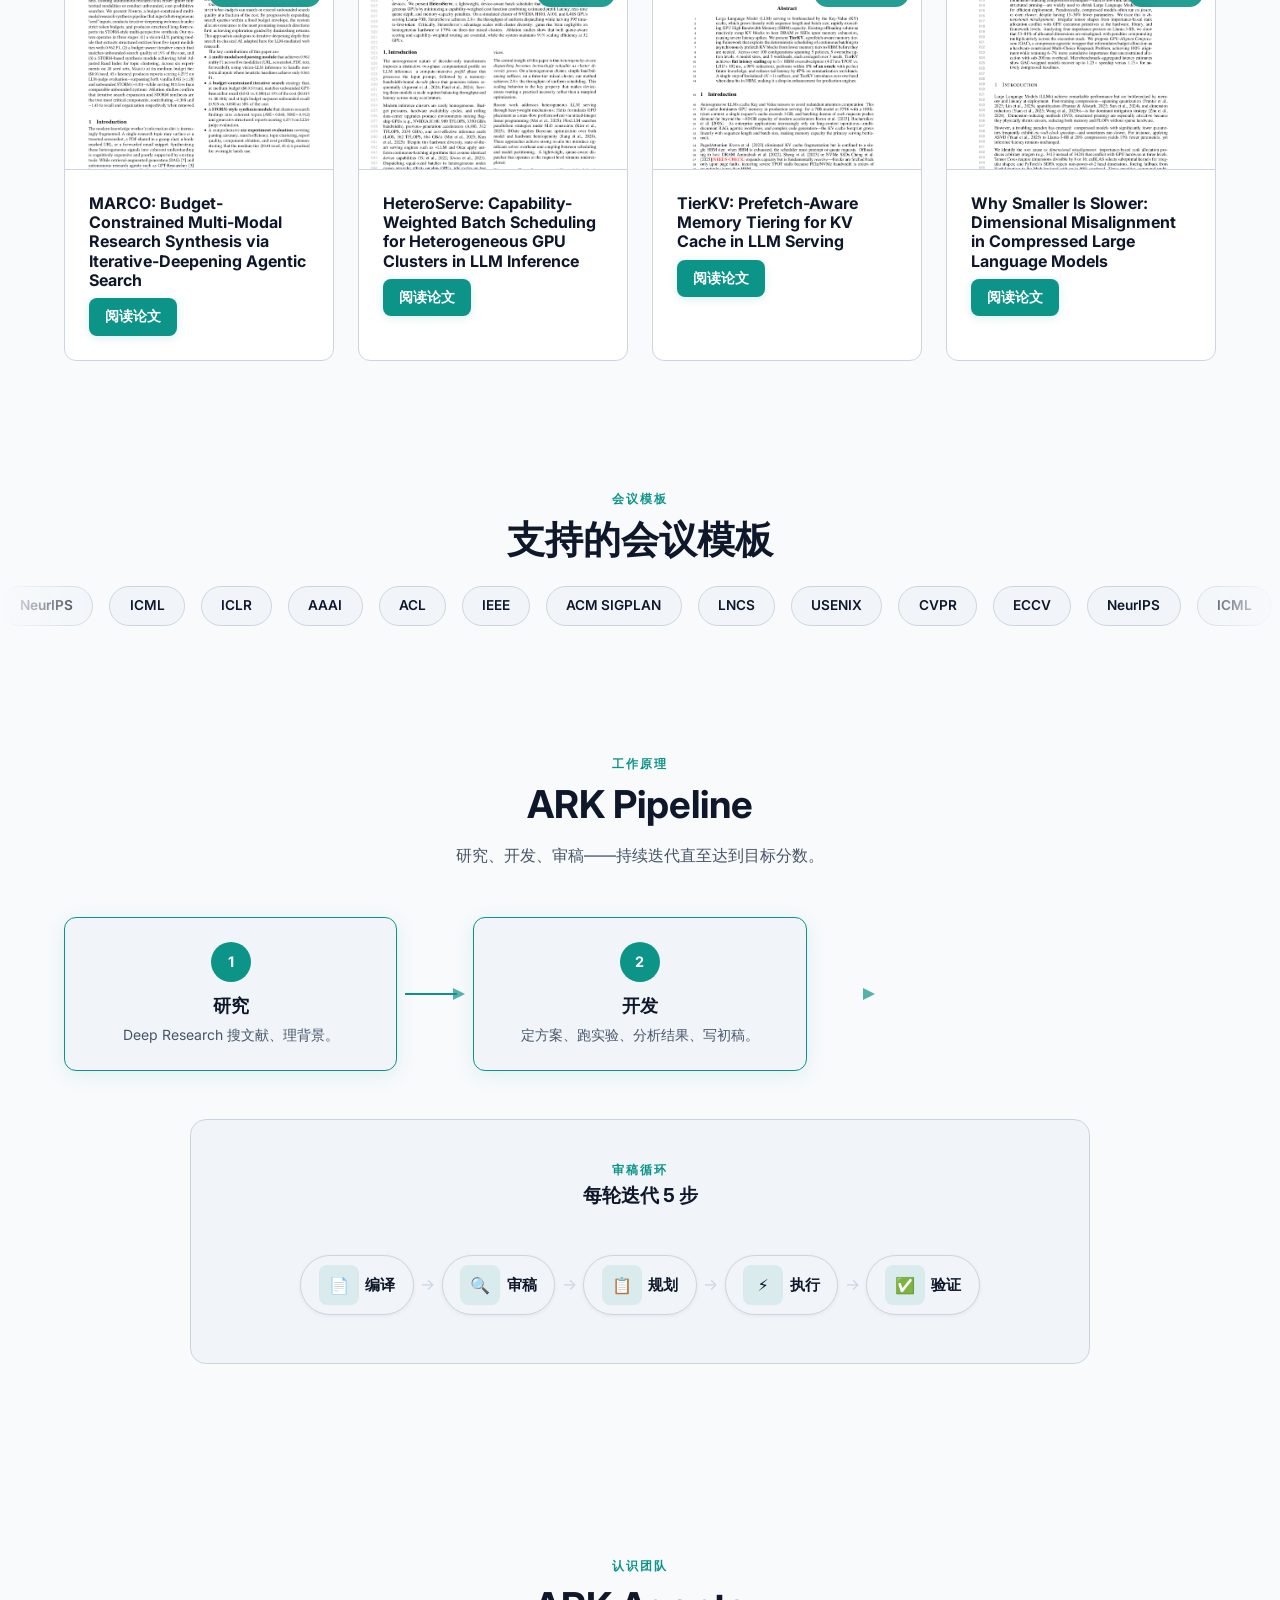
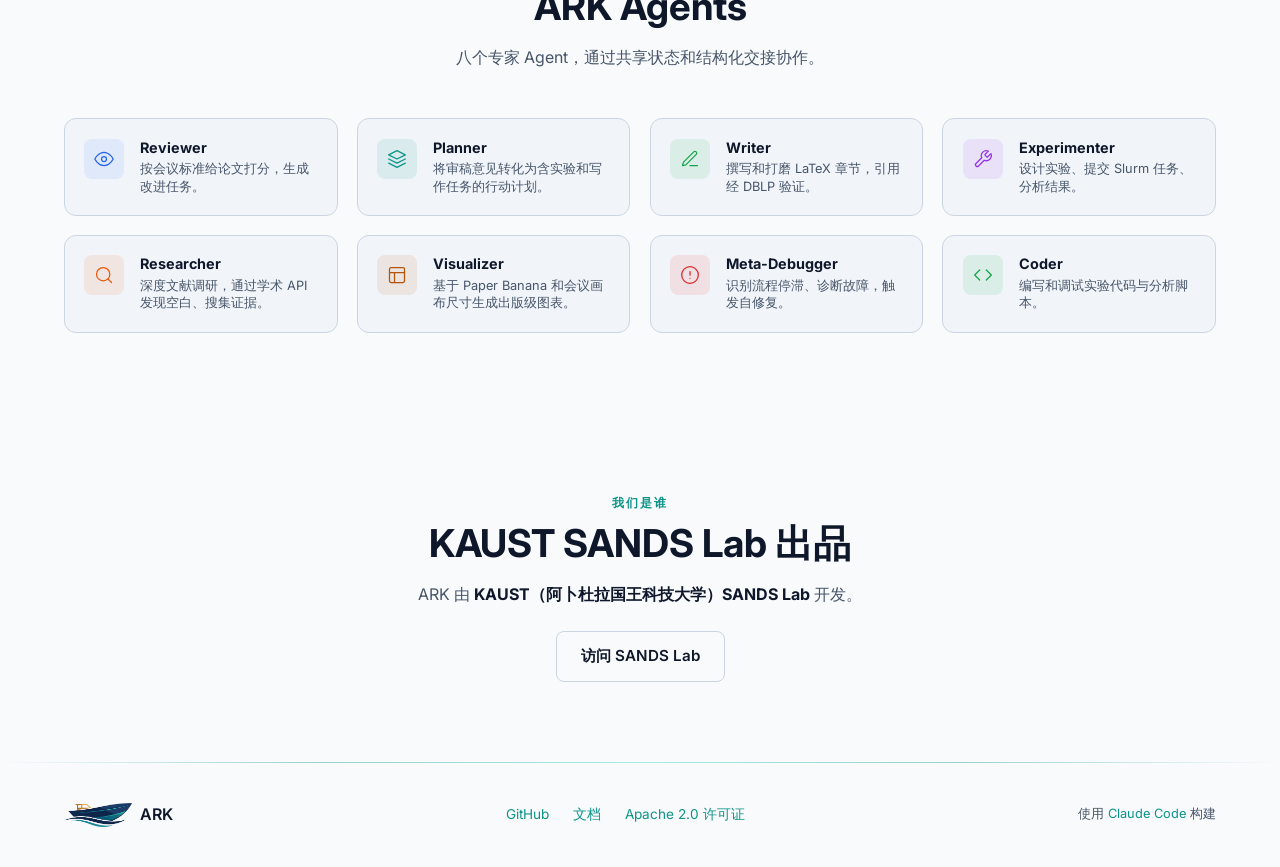
<file: zh/index.html>
<!DOCTYPE html>
<html lang="zh-CN">
<head>
  <meta charset="UTF-8">
  <meta name="viewport" content="width=device-width, initial-scale=1.0">
  <title>ARK — 自动科研套件</title>
  <meta name="description" content="把重复劳动交给系统，把研究方向掌握在你手里。ARK 通过多个专业 AI Agent 协同完成实验、写作与迭代。">
  <meta property="og:title" content="ARK — 自动科研套件">
  <meta property="og:description" content="活儿交出去，方向握手里。">
  <meta property="og:image" content="https://kaust-ark.github.io/assets/social-preview.png">
  <meta property="og:url" content="https://kaust-ark.github.io/zh/">
  <meta property="og:type" content="website">
  <meta name="twitter:card" content="summary_large_image">
  <link rel="icon" href="../assets/logo_ark_transparent.png" type="image/png">
  <link rel="preconnect" href="https://fonts.googleapis.com">
  <link rel="preconnect" href="https://fonts.gstatic.com" crossorigin>
  <link href="https://fonts.googleapis.com/css2?family=Inter:wght@400;500;600;700&display=swap" rel="stylesheet">
  <link rel="stylesheet" href="../css/style.css">
</head>
<body>

<!-- Scroll Progress Bar -->
<div class="scroll-progress" id="scrollProgress"></div>

<!-- ===== Navbar ===== -->
<nav class="navbar" id="navbar">
  <div class="container">
    <a href="#" class="nav-brand">ARK</a>
    <div class="nav-links" id="navLinks">
      <a href="#compare">为什么选择 ARK</a>
      <a href="#papers">论文</a>
      <a href="#pipeline">Pipeline</a>
      <a href="#agents">Agents</a>
      <a href="doc.html">文档</a>
      <a href="about.html">关于</a>
      <a href="../index.html" class="lang-toggle" title="Switch to English">EN</a>
      <a href="../ar/index.html" class="lang-toggle" title="التبديل إلى العربية">العربية</a>
      <a href="https://github.com/kaust-ark/ARK" target="_blank" rel="noopener" class="gh-link">
        <svg width="18" height="18" viewBox="0 0 24 24" fill="currentColor"><path d="M12 .3a12 12 0 00-3.8 23.38c.6.11.82-.26.82-.58v-2.16c-3.34.73-4.04-1.61-4.04-1.61a3.18 3.18 0 00-1.33-1.76c-1.09-.74.08-.73.08-.73a2.52 2.52 0 011.84 1.24 2.56 2.56 0 003.5 1 2.56 2.56 0 01.76-1.61c-2.67-.3-5.47-1.33-5.47-5.93a4.64 4.64 0 011.24-3.22 4.3 4.3 0 01.12-3.18s1-.33 3.3 1.23a11.4 11.4 0 016 0c2.3-1.56 3.3-1.23 3.3-1.23a4.3 4.3 0 01.12 3.18 4.64 4.64 0 011.24 3.22c0 4.61-2.81 5.63-5.48 5.93a2.86 2.86 0 01.82 2.22v3.29c0 .32.21.7.82.58A12 12 0 0012 .3"/></svg>
        GitHub
      </a>
    </div>
    <button class="hamburger" id="hamburger" aria-label="Menu">
      <span></span><span></span><span></span>
    </button>
  </div>
</nav>

<!-- ===== Hero ===== -->
<section class="hero" id="hero">
  <div class="hero-bg"><div class="hero-bg-layer"></div></div>
  <div class="hero-particles" id="heroParticles"></div>
  <div class="container">
    <div class="hero-content">
      <img src="../assets/logo_ark_transparent.png" alt="ARK" class="hero-logo">
      <h1 class="gradient-text">Automatic Research Kit</h1>
      <p class="hero-accent">Offload the Labour. Steer the Science.</p>
      <div class="hero-cta">
        <div class="hero-cta-row">
          <a href="http://mcmgt01:9527" target="_blank" rel="noopener" class="btn btn-primary">
            🚀 Launch ARK
            <span style="display:block;font-size:.7em;font-weight:400;opacity:.8;margin-top:2px">ROCS VPN required</span>
          </a>
        </div>
      </div>
      <p class="hero-subtitle">自动化科研框架，将想法转化为论文——文献调研、Slurm 实验、图表生成、LaTeX 撰写与迭代审稿——随时通过网页或 Telegram 掌控全局。</p>
    </div>
  </div>
</section>

<!-- ===== ARK vs Others ===== -->
<section id="compare">
  <div class="container">
    <div style="text-align:center">
      <p class="section-label reveal">为什么选择 ARK</p>
      <h2 class="section-title reveal">全面自动化，全面掌控</h2>
    </div>

    <div class="comparison-split">
      <div class="comparison-col comparison-col--other">
        <div class="comparison-col-header">其他工具</div>
        <ul>
          <li><strong>自动化漂移</strong><br>无人监督运行，中途无法纠偏。</li>
          <li><strong>排版混乱</strong><br>布局错乱、LaTeX 报错，需大量人工修复。</li>
          <li><strong>引用幻觉</strong><br>LLM 编造看似合理但不存在的参考文献。</li>
          <li><strong>图片质量低</strong><br>默认样式、尺寸失控，无视栏宽和页面约束。</li>
          <li><strong>配置繁琐</strong><br>需手动配置环境、调整依赖，上手门槛高。</li>
        </ul>
      </div>
      <div class="comparison-col comparison-col--ark">
        <div class="comparison-col-header">ARK</div>
        <ul>
          <li><strong>人机协同</strong><br>关键决策点暂停，随时通过 Telegram 或网页介入。</li>
          <li><strong>出版级排版</strong><br>硬编码 LaTeX + 会议模板（NeurIPS、ACL、IEEE……）。</li>
          <li><strong>引用验证</strong><br>每条引用经 DBLP API 验证，杜绝虚假文献。</li>
          <li><strong>精准控图</strong><br>Paper Banana + 会议画布尺寸、栏宽、字号精确匹配。</li>
          <li><strong>一键启动</strong><br>网页端一键运行，零配置开箱即用。</li>
        </ul>
      </div>
    </div>
  </div>
</section>


<!-- ===== Papers ===== -->
<section id="papers">
  <div class="container">
    <div style="text-align:center">
      <p class="section-label reveal">实战成果</p>
      <h2 class="section-title reveal">ARK 产出的真实论文</h2>
      <p class="section-subtitle reveal">由 ARK 端到端生成的真实论文成果。</p>
    </div>
    <div class="papers-grid">
      <div class="paper-card reveal stagger-1" data-tilt>
        <a href="../assets/papers/marco.pdf" target="_blank" rel="noopener" class="paper-card-img">
          <img src="../assets/paper-marco.png" alt="MARCO 论文">
          <span class="paper-badge">模板: EuroMLSys</span>
        </a>
        <div class="paper-card-body">
          <h3>MARCO: Budget-Constrained Multi-Modal Research Synthesis via Iterative-Deepening Agentic Search</h3>
          <a href="../assets/papers/marco.pdf" target="_blank" rel="noopener" class="btn btn-primary" style="font-size:.85rem;padding:.5rem 1rem">阅读论文</a>
        </div>
      </div>
      <div class="paper-card reveal stagger-2" data-tilt>
        <a href="../assets/papers/heteroserve.pdf" target="_blank" rel="noopener" class="paper-card-img">
          <img src="../assets/paper-heteroserve.png" alt="HeteroServe 论文">
          <span class="paper-badge">模板: ICML</span>
        </a>
        <div class="paper-card-body">
          <h3>HeteroServe: Capability-Weighted Batch Scheduling for Heterogeneous GPU Clusters in LLM Inference</h3>
          <a href="../assets/papers/heteroserve.pdf" target="_blank" rel="noopener" class="btn btn-primary" style="font-size:.85rem;padding:.5rem 1rem">阅读论文</a>
        </div>
      </div>
      <div class="paper-card reveal stagger-3" data-tilt>
        <a href="../assets/papers/tierkv.pdf" target="_blank" rel="noopener" class="paper-card-img">
          <img src="../assets/paper-tierkv.png" alt="TierKV 论文">
          <span class="paper-badge">模板: NeurIPS</span>
        </a>
        <div class="paper-card-body">
          <h3>TierKV: Prefetch-Aware Memory Tiering for KV Cache in LLM Serving</h3>
          <a href="../assets/papers/tierkv.pdf" target="_blank" rel="noopener" class="btn btn-primary" style="font-size:.85rem;padding:.5rem 1rem">阅读论文</a>
        </div>
      </div>
      <div class="paper-card reveal stagger-4" data-tilt>
        <a href="../assets/papers/gac.pdf" target="_blank" rel="noopener" class="paper-card-img">
          <img src="../assets/paper-gac.png" alt="GAC 论文">
          <span class="paper-badge">模板: ICLR</span>
        </a>
        <div class="paper-card-body">
          <h3>Why Smaller Is Slower: Dimensional Misalignment in Compressed Large Language Models</h3>
          <a href="../assets/papers/gac.pdf" target="_blank" rel="noopener" class="btn btn-primary" style="font-size:.85rem;padding:.5rem 1rem">阅读论文</a>
        </div>
      </div>
    </div>
  </div>
</section>


<!-- ===== Venues ===== -->
<section class="venues" id="venues">
  <div class="container" style="text-align:center;margin-bottom:1.5rem">
    <p class="section-label reveal">会议模板</p>
    <h2 class="section-title reveal">支持的会议模板</h2>
  </div>
  <div class="venues-scroll">
    <div class="venues-track" id="venuesTrack1">
      <span class="venue-badge">NeurIPS</span>
      <span class="venue-badge">ICML</span>
      <span class="venue-badge">ICLR</span>
      <span class="venue-badge">AAAI</span>
      <span class="venue-badge">ACL</span>
      <span class="venue-badge">IEEE</span>
      <span class="venue-badge">ACM SIGPLAN</span>
      <span class="venue-badge">LNCS</span>
      <span class="venue-badge">USENIX</span>
      <span class="venue-badge">CVPR</span>
      <span class="venue-badge">ECCV</span>
      <span class="venue-badge">NeurIPS</span>
      <span class="venue-badge">ICML</span>
      <span class="venue-badge">ICLR</span>
      <span class="venue-badge">AAAI</span>
      <span class="venue-badge">ACL</span>
      <span class="venue-badge">IEEE</span>
      <span class="venue-badge">ACM SIGPLAN</span>
      <span class="venue-badge">LNCS</span>
      <span class="venue-badge">USENIX</span>
      <span class="venue-badge">CVPR</span>
      <span class="venue-badge">ECCV</span>
      <span class="venue-badge">NeurIPS</span>
      <span class="venue-badge">ICML</span>
      <span class="venue-badge">ICLR</span>
      <span class="venue-badge">AAAI</span>
      <span class="venue-badge">ACL</span>
      <span class="venue-badge">IEEE</span>
      <span class="venue-badge">ACM SIGPLAN</span>
      <span class="venue-badge">LNCS</span>
      <span class="venue-badge">USENIX</span>
      <span class="venue-badge">CVPR</span>
      <span class="venue-badge">ECCV</span>
    </div>
  </div>
</section>


<!-- ===== Pipeline ===== -->
<section id="pipeline">
  <div class="container">
    <div style="text-align:center">
      <p class="section-label reveal">工作原理</p>
      <h2 class="section-title reveal">ARK Pipeline</h2>
      <p class="section-subtitle reveal">研究、开发、审稿——持续迭代直至达到目标分数。</p>
    </div>

    <div class="pipeline-phases" id="pipelinePhases">
      <!-- Phase 1 -->
      <div class="phase-card" data-phase="1">
        <div class="phase-number">1</div>
        <h3>研究</h3>
        <p>Deep Research 搜文献、理背景。</p>
      </div>

      <!-- Arrow 1→2 -->
      <div class="phase-connector" data-connector="1">
        <svg viewBox="0 0 60 24">
          <line class="arrow-line" x1="0" y1="12" x2="52" y2="12" />
          <polygon points="48,6 60,12 48,18" fill="var(--teal)" opacity="0.7"/>
          <circle class="arrow-dot" cx="0" cy="12" r="3"/>
        </svg>
      </div>

      <!-- Phase 2 -->
      <div class="phase-card" data-phase="2">
        <div class="phase-number">2</div>
        <h3>开发</h3>
        <p>定方案、跑实验、分析结果、写初稿。</p>
      </div>

      <!-- Arrow 2→3 -->
      <div class="phase-connector" data-connector="2">
        <svg viewBox="0 0 60 24">
          <line class="arrow-line" x1="0" y1="12" x2="52" y2="12" />
          <polygon points="48,6 60,12 48,18" fill="var(--teal)" opacity="0.7"/>
          <circle class="arrow-dot" cx="0" cy="12" r="3"/>
        </svg>
      </div>

      <!-- Phase 3 -->
      <div class="phase-card" data-phase="3">
        <div class="phase-number">3</div>
        <h3>审稿</h3>
        <p>迭代优化，直到审稿分数达到阈值。</p>
      </div>
    </div>

    <div class="review-loop" id="reviewLoop">
      <div class="review-loop-header reveal">
        <p class="section-label" style="margin-bottom:.3rem">审稿循环</p>
        <h3 class="review-loop-title">每轮迭代 5 步</h3>
      </div>
      <div class="loop-steps-inline reveal">
        <span class="loop-inline-step"><span class="loop-step-icon">📄</span> 编译</span>
        <span class="loop-inline-arr">&rarr;</span>
        <span class="loop-inline-step"><span class="loop-step-icon">🔍</span> 审稿</span>
        <span class="loop-inline-arr">&rarr;</span>
        <span class="loop-inline-step"><span class="loop-step-icon">📋</span> 规划</span>
        <span class="loop-inline-arr">&rarr;</span>
        <span class="loop-inline-step"><span class="loop-step-icon">⚡</span> 执行</span>
        <span class="loop-inline-arr">&rarr;</span>
        <span class="loop-inline-step"><span class="loop-step-icon">✅</span> 验证</span>
      </div>
    </div>
  </div>
</section>

<!-- ===== Agents ===== -->
<section id="agents">
  <div class="container">
    <div style="text-align:center">
      <p class="section-label reveal">认识团队</p>
      <h2 class="section-title reveal">ARK Agents</h2>
      <p class="section-subtitle reveal">八个专家 Agent，通过共享状态和结构化交接协作。</p>
    </div>
    <div class="agents-grid">
      <div class="agent-card agent-reviewer reveal stagger-1">
        <div class="agent-icon">
          <svg viewBox="0 0 24 24"><path d="M1 12s4-8 11-8 11 8 11 8-4 8-11 8S1 12 1 12z"/><circle cx="12" cy="12" r="3"/></svg>
        </div>
        <div class="agent-info"><h3>Reviewer</h3><p>按会议标准给论文打分，生成改进任务。</p></div>
      </div>
      <div class="agent-card agent-planner reveal stagger-2">
        <div class="agent-icon">
          <svg viewBox="0 0 24 24"><polygon points="12 2 2 7 12 12 22 7 12 2"/><polyline points="2 17 12 22 22 17"/><polyline points="2 12 12 17 22 12"/></svg>
        </div>
        <div class="agent-info"><h3>Planner</h3><p>将审稿意见转化为含实验和写作任务的行动计划。</p></div>
      </div>
      <div class="agent-card agent-writer reveal stagger-3">
        <div class="agent-icon">
          <svg viewBox="0 0 24 24"><path d="M12 20h9"/><path d="M16.5 3.5a2.12 2.12 0 013 3L7 19l-4 1 1-4L16.5 3.5z"/></svg>
        </div>
        <div class="agent-info"><h3>Writer</h3><p>撰写和打磨 LaTeX 章节，引用经 DBLP 验证。</p></div>
      </div>
      <div class="agent-card agent-experimenter reveal stagger-4">
        <div class="agent-icon">
          <svg viewBox="0 0 24 24"><path d="M14.7 6.3a1 1 0 000 1.4l1.6 1.6a1 1 0 001.4 0l3.77-3.77a6 6 0 01-7.94 7.94l-6.91 6.91a2.12 2.12 0 01-3-3l6.91-6.91a6 6 0 017.94-7.94l-3.76 3.76z"/></svg>
        </div>
        <div class="agent-info"><h3>Experimenter</h3><p>设计实验、提交 Slurm 任务、分析结果。</p></div>
      </div>
      <div class="agent-card agent-researcher reveal stagger-5">
        <div class="agent-icon">
          <svg viewBox="0 0 24 24"><circle cx="11" cy="11" r="8"/><line x1="21" y1="21" x2="16.65" y2="16.65"/></svg>
        </div>
        <div class="agent-info"><h3>Researcher</h3><p>深度文献调研，通过学术 API 发现空白、搜集证据。</p></div>
      </div>
      <div class="agent-card agent-visualizer reveal stagger-6">
        <div class="agent-icon">
          <svg viewBox="0 0 24 24"><rect x="3" y="3" width="18" height="18" rx="2" ry="2"/><line x1="3" y1="9" x2="21" y2="9"/><line x1="9" y1="21" x2="9" y2="9"/></svg>
        </div>
        <div class="agent-info"><h3>Visualizer</h3><p>基于 Paper Banana 和会议画布尺寸生成出版级图表。</p></div>
      </div>
      <div class="agent-card agent-debugger reveal stagger-7">
        <div class="agent-icon">
          <svg viewBox="0 0 24 24"><path d="M12 22c5.523 0 10-4.477 10-10S17.523 2 12 2 2 6.477 2 12s4.477 10 10 10z"/><line x1="12" y1="8" x2="12" y2="12"/><line x1="12" y1="16" x2="12.01" y2="16"/></svg>
        </div>
        <div class="agent-info"><h3>Meta-Debugger</h3><p>识别流程停滞、诊断故障，触发自修复。</p></div>
      </div>
      <div class="agent-card agent-coder reveal stagger-8">
        <div class="agent-icon">
          <svg viewBox="0 0 24 24"><polyline points="16 18 22 12 16 6"/><polyline points="8 6 2 12 8 18"/></svg>
        </div>
        <div class="agent-info"><h3>Coder</h3><p>编写和调试实验代码与分析脚本。</p></div>
      </div>
    </div>
  </div>
</section>

<!-- ===== Team ===== -->
<section id="team">
  <div class="container">
    <div style="text-align:center">
      <p class="section-label reveal">我们是谁</p>
      <h2 class="section-title reveal">KAUST SANDS Lab 出品</h2>
    </div>
    <div class="team-content reveal">
      <p>ARK 由 <strong style="color:var(--text-primary)">KAUST（阿卜杜拉国王科技大学）SANDS Lab</strong> 开发。</p>
      <a href="https://sands.kaust.edu.sa/" target="_blank" rel="noopener" class="btn btn-outline">访问 SANDS Lab</a>
    </div>
  </div>
</section>

<!-- ===== Footer ===== -->
<footer class="footer">
  <div class="container">
    <div class="footer-brand">
      <img src="../assets/logo_ark_transparent.png" alt="ARK">
      ARK
    </div>
    <div class="footer-links">
      <a href="https://github.com/kaust-ark/ARK" target="_blank" rel="noopener">GitHub</a>
      <a href="https://github.com/kaust-ark/ARK/blob/main/README.md" target="_blank" rel="noopener">文档</a>
      <a href="https://github.com/kaust-ark/ARK/blob/main/LICENSE" target="_blank" rel="noopener">Apache 2.0 许可证</a>
    </div>
    <p class="footer-note">使用 <a href="https://claude.ai/claude-code" target="_blank" rel="noopener">Claude Code</a> 构建</p>
  </div>
</footer>

<!-- Back to top -->
<button class="back-to-top" id="backToTop" aria-label="回到顶部">
  <svg viewBox="0 0 24 24" fill="none" stroke="currentColor" stroke-width="2.5" stroke-linecap="round" stroke-linejoin="round">
    <polyline points="18 15 12 9 6 15"/>
  </svg>
</button>

<script src="../js/main.js"></script>
</body>
</html>
</file>
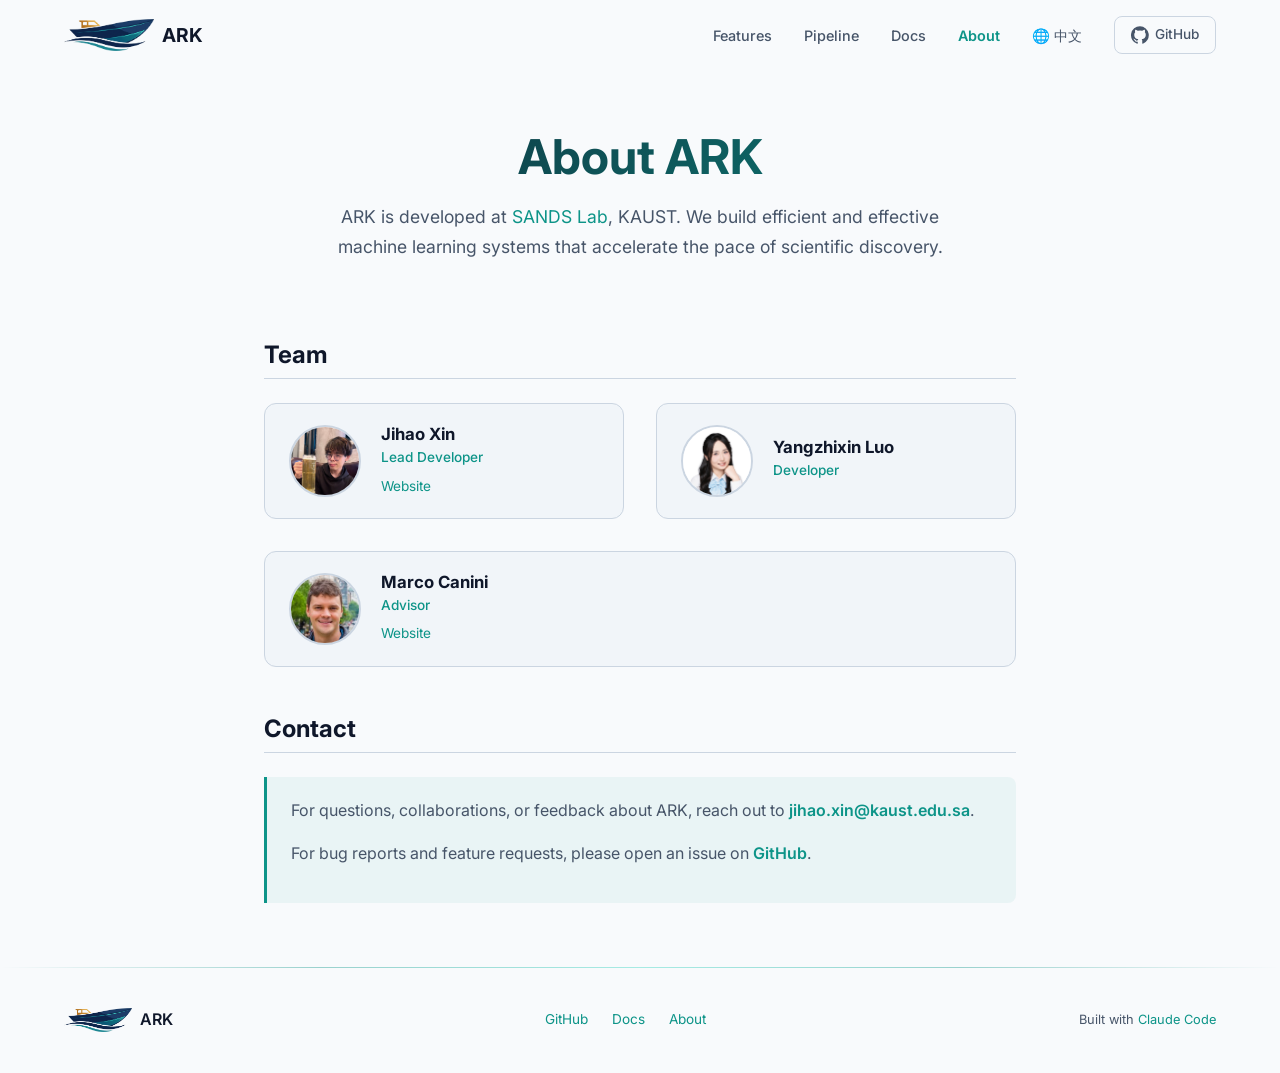
<file: about.html>
<!DOCTYPE html>
<html lang="en">
<head>
  <meta charset="UTF-8">
  <meta name="viewport" content="width=device-width, initial-scale=1.0">
  <title>About Us — ARK</title>
  <meta name="description" content="ARK is built by SANDS Lab at KAUST.">
  <link rel="icon" href="assets/logo_ark_transparent.png" type="image/png">
  <link rel="preconnect" href="https://fonts.googleapis.com">
  <link rel="preconnect" href="https://fonts.gstatic.com" crossorigin>
  <link href="https://fonts.googleapis.com/css2?family=Inter:wght@400;500;600;700&display=swap" rel="stylesheet">
  <link rel="stylesheet" href="css/style.css">
  <style>
    .about-hero {
      padding: 8rem 1.5rem 3rem;
      text-align: center;
    }
    .about-hero h1 {
      font-size: clamp(2rem, 4vw, 3rem);
      margin-bottom: 1rem;
    }
    .about-hero p {
      max-width: 640px;
      margin: 0 auto;
      font-size: 1.1rem;
      line-height: 1.7;
      color: var(--text-muted);
    }

    .about-section {
      max-width: 800px;
      margin: 0 auto;
      padding: 2rem 1.5rem 4rem;
    }
    .about-section h2 {
      font-size: 1.5rem;
      margin-bottom: 1rem;
      padding-bottom: .5rem;
      border-bottom: 1px solid var(--border);
    }
    .about-section p {
      line-height: 1.7;
      color: var(--text-muted);
      margin-bottom: 1rem;
    }

    /* Lab card */
    .lab-card {
      display: flex;
      align-items: center;
      gap: 2rem;
      background: var(--card);
      border: 1px solid var(--border);
      border-radius: var(--radius-lg);
      padding: 2rem;
      margin-bottom: 3rem;
    }
    .lab-card img {
      width: 80px;
      height: 80px;
      border-radius: var(--radius);
    }
    .lab-card-info h3 {
      font-size: 1.2rem;
      margin-bottom: .25rem;
    }
    .lab-card-info p {
      margin-bottom: .5rem;
      font-size: .95rem;
    }
    .lab-card-info a {
      font-size: .9rem;
    }

    /* Team */
    .team-grid {
      display: flex;
      flex-wrap: wrap;
      gap: 2rem;
      margin-top: 1.5rem;
      margin-bottom: 3rem;
    }
    .team-member {
      display: flex;
      align-items: center;
      gap: 1.25rem;
      background: var(--card);
      border: 1px solid var(--border);
      border-radius: var(--radius);
      padding: 1.25rem 1.5rem;
      flex: 1;
      min-width: 280px;
    }
    .team-avatar {
      width: 72px;
      height: 72px;
      border-radius: 50%;
      object-fit: cover;
      border: 2px solid var(--border);
    }
    .team-info h3 {
      font-size: 1.05rem;
      margin-bottom: .15rem;
    }
    .team-info .team-role {
      font-size: .85rem;
      color: var(--teal);
      font-weight: 500;
      margin-bottom: .25rem;
    }
    .team-info a {
      font-size: .85rem;
    }

    /* Contact */
    .contact-box {
      background: rgba(13, 148, 136, .06);
      border-left: 3px solid var(--teal);
      border-radius: 0 var(--radius-sm) var(--radius-sm) 0;
      padding: 1.25rem 1.5rem;
      margin-top: 1.5rem;
    }
    .contact-box a {
      font-weight: 600;
    }

    @media (max-width: 600px) {
      .lab-card { flex-direction: column; text-align: center; }
      .team-member { flex-direction: column; text-align: center; }
    }
  </style>
</head>
<body>

<!-- Navbar -->
<nav class="navbar" id="navbar" style="background:rgba(248,250,252,.95);backdrop-filter:blur(12px)">
  <div class="container">
    <a href="index.html" class="nav-brand">
      <img src="assets/logo_ark_transparent.png" alt="ARK logo">
      ARK
    </a>
    <div class="nav-links" id="navLinks">
      <a href="index.html#features">Features</a>
      <a href="index.html#pipeline">Pipeline</a>
      <a href="doc.html">Docs</a>
      <a href="about.html" style="color:var(--teal);font-weight:600">About</a>
      <a href="zh/about.html" class="lang-toggle" title="切换到中文">🌐 中文</a>
      <a href="https://github.com/kaust-ark/ARK" target="_blank" rel="noopener" class="gh-link">
        <svg width="18" height="18" viewBox="0 0 24 24" fill="currentColor"><path d="M12 .3a12 12 0 00-3.8 23.38c.6.11.82-.26.82-.58v-2.16c-3.34.73-4.04-1.61-4.04-1.61a3.18 3.18 0 00-1.33-1.76c-1.09-.74.08-.73.08-.73a2.52 2.52 0 011.84 1.24 2.56 2.56 0 003.5 1 2.56 2.56 0 01.76-1.61c-2.67-.3-5.47-1.33-5.47-5.93a4.64 4.64 0 011.24-3.22 4.3 4.3 0 01.12-3.18s1-.33 3.3 1.23a11.4 11.4 0 016 0c2.3-1.56 3.3-1.23 3.3-1.23a4.3 4.3 0 01.12 3.18 4.64 4.64 0 011.24 3.22c0 4.61-2.81 5.63-5.48 5.93a2.86 2.86 0 01.82 2.22v3.29c0 .32.21.7.82.58A12 12 0 0012 .3"/></svg>
        GitHub
      </a>
    </div>
    <button class="hamburger" id="hamburger" aria-label="Menu">
      <span></span><span></span><span></span>
    </button>
  </div>
</nav>

<!-- Hero -->
<section class="about-hero">
  <h1 class="gradient-text">About ARK</h1>
  <p>ARK is developed at <a href="https://sands.kaust.edu.sa/" target="_blank" rel="noopener">SANDS Lab</a>, KAUST. We build efficient and effective machine learning systems that accelerate the pace of scientific discovery.</p>
</section>

<!-- Content -->
<div class="about-section">

  <h2>Team</h2>
  <div class="team-grid">
    <div class="team-member">
      <img src="assets/jihao.jpg" alt="Jihao Xin" class="team-avatar">
      <div class="team-info">
        <h3>Jihao Xin</h3>
        <div class="team-role">Lead Developer</div>
        <a href="https://jihaoxin.github.io/" target="_blank" rel="noopener">Website</a>
      </div>
    </div>
    <div class="team-member">
      <img src="assets/yangzhixin.jpg" alt="Yangzhixin Luo" class="team-avatar">
      <div class="team-info">
        <h3>Yangzhixin Luo</h3>
        <div class="team-role">Developer</div>
      </div>
    </div>
    <div class="team-member">
      <img src="assets/marco.jpg" alt="Marco Canini" class="team-avatar">
      <div class="team-info">
        <h3>Marco Canini</h3>
        <div class="team-role">Advisor</div>
        <a href="https://mcanini.github.io/" target="_blank" rel="noopener">Website</a>
      </div>
    </div>
  </div>

  <h2>Contact</h2>
  <div class="contact-box">
    <p>For questions, collaborations, or feedback about ARK, reach out to <a href="mailto:jihao.xin@kaust.edu.sa">jihao.xin@kaust.edu.sa</a>.</p>
    <p>For bug reports and feature requests, please open an issue on <a href="https://github.com/kaust-ark/ARK/issues" target="_blank" rel="noopener">GitHub</a>.</p>
  </div>

</div>

<!-- Footer -->
<footer class="footer">
  <div class="container">
    <div class="footer-brand">
      <img src="assets/logo_ark_transparent.png" alt="ARK">
      ARK
    </div>
    <div class="footer-links">
      <a href="https://github.com/kaust-ark/ARK" target="_blank" rel="noopener">GitHub</a>
      <a href="doc.html">Docs</a>
      <a href="about.html">About</a>
    </div>
    <p class="footer-note">Built with <a href="https://claude.ai/claude-code" target="_blank" rel="noopener">Claude Code</a></p>
  </div>
</footer>

<script>
const navbar = document.getElementById('navbar');
window.addEventListener('scroll', () => {
  navbar.classList.toggle('scrolled', window.scrollY > 20);
});
const hamburger = document.getElementById('hamburger');
const navLinks = document.getElementById('navLinks');
hamburger?.addEventListener('click', () => {
  hamburger.classList.toggle('open');
  navLinks.classList.toggle('open');
});
</script>
</body>
</html>
</file>
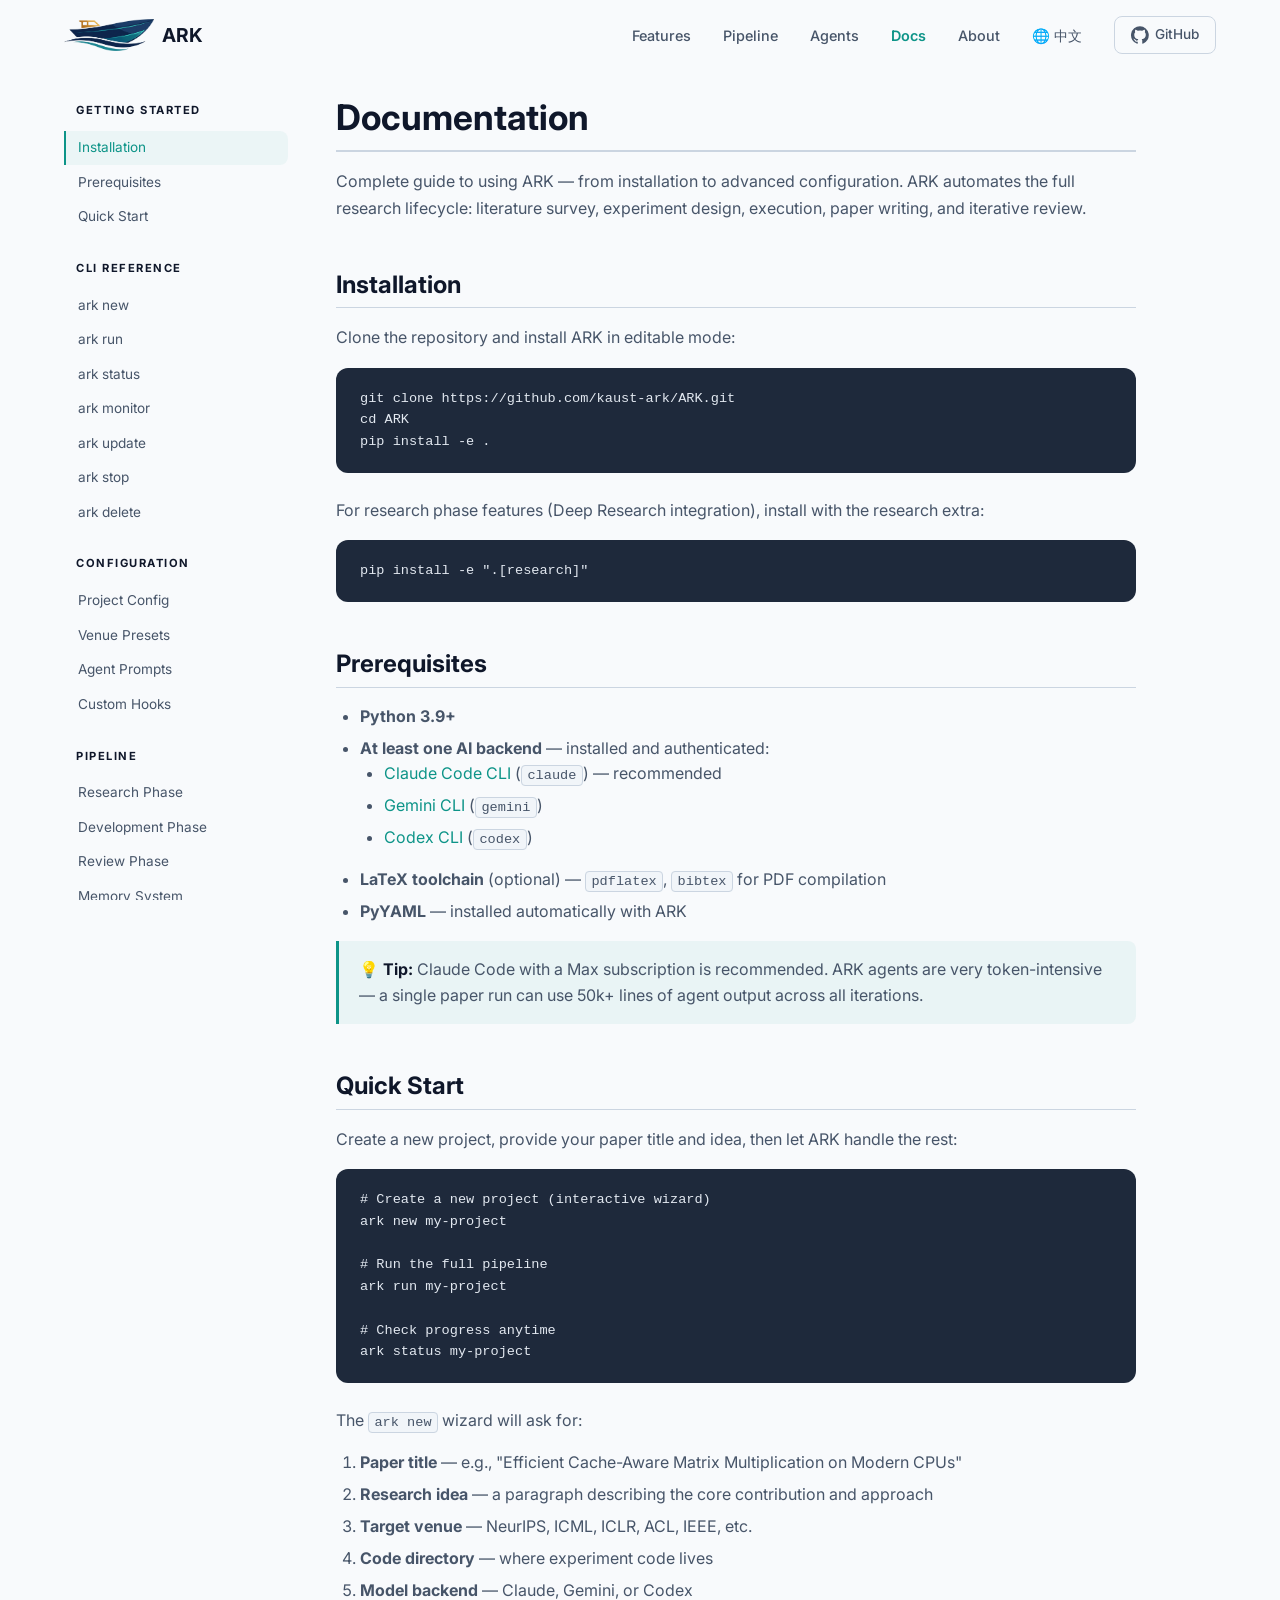
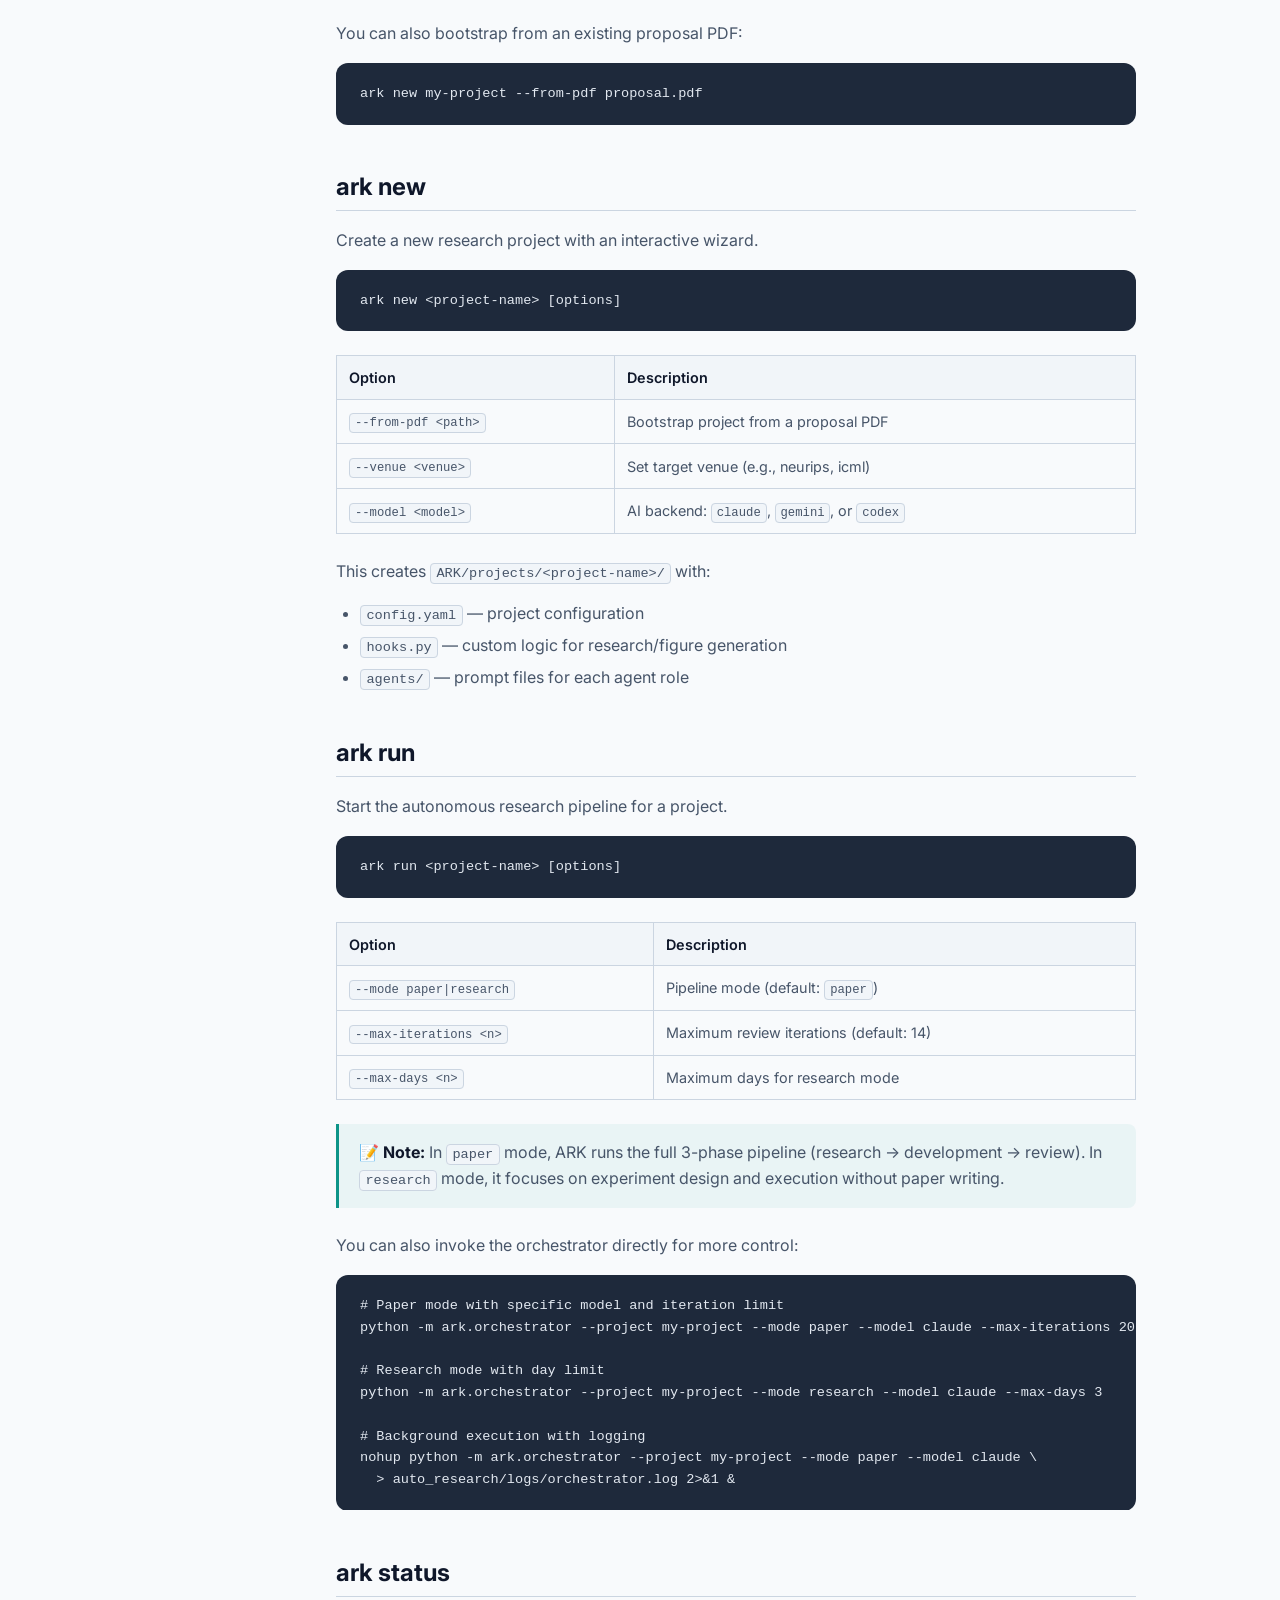
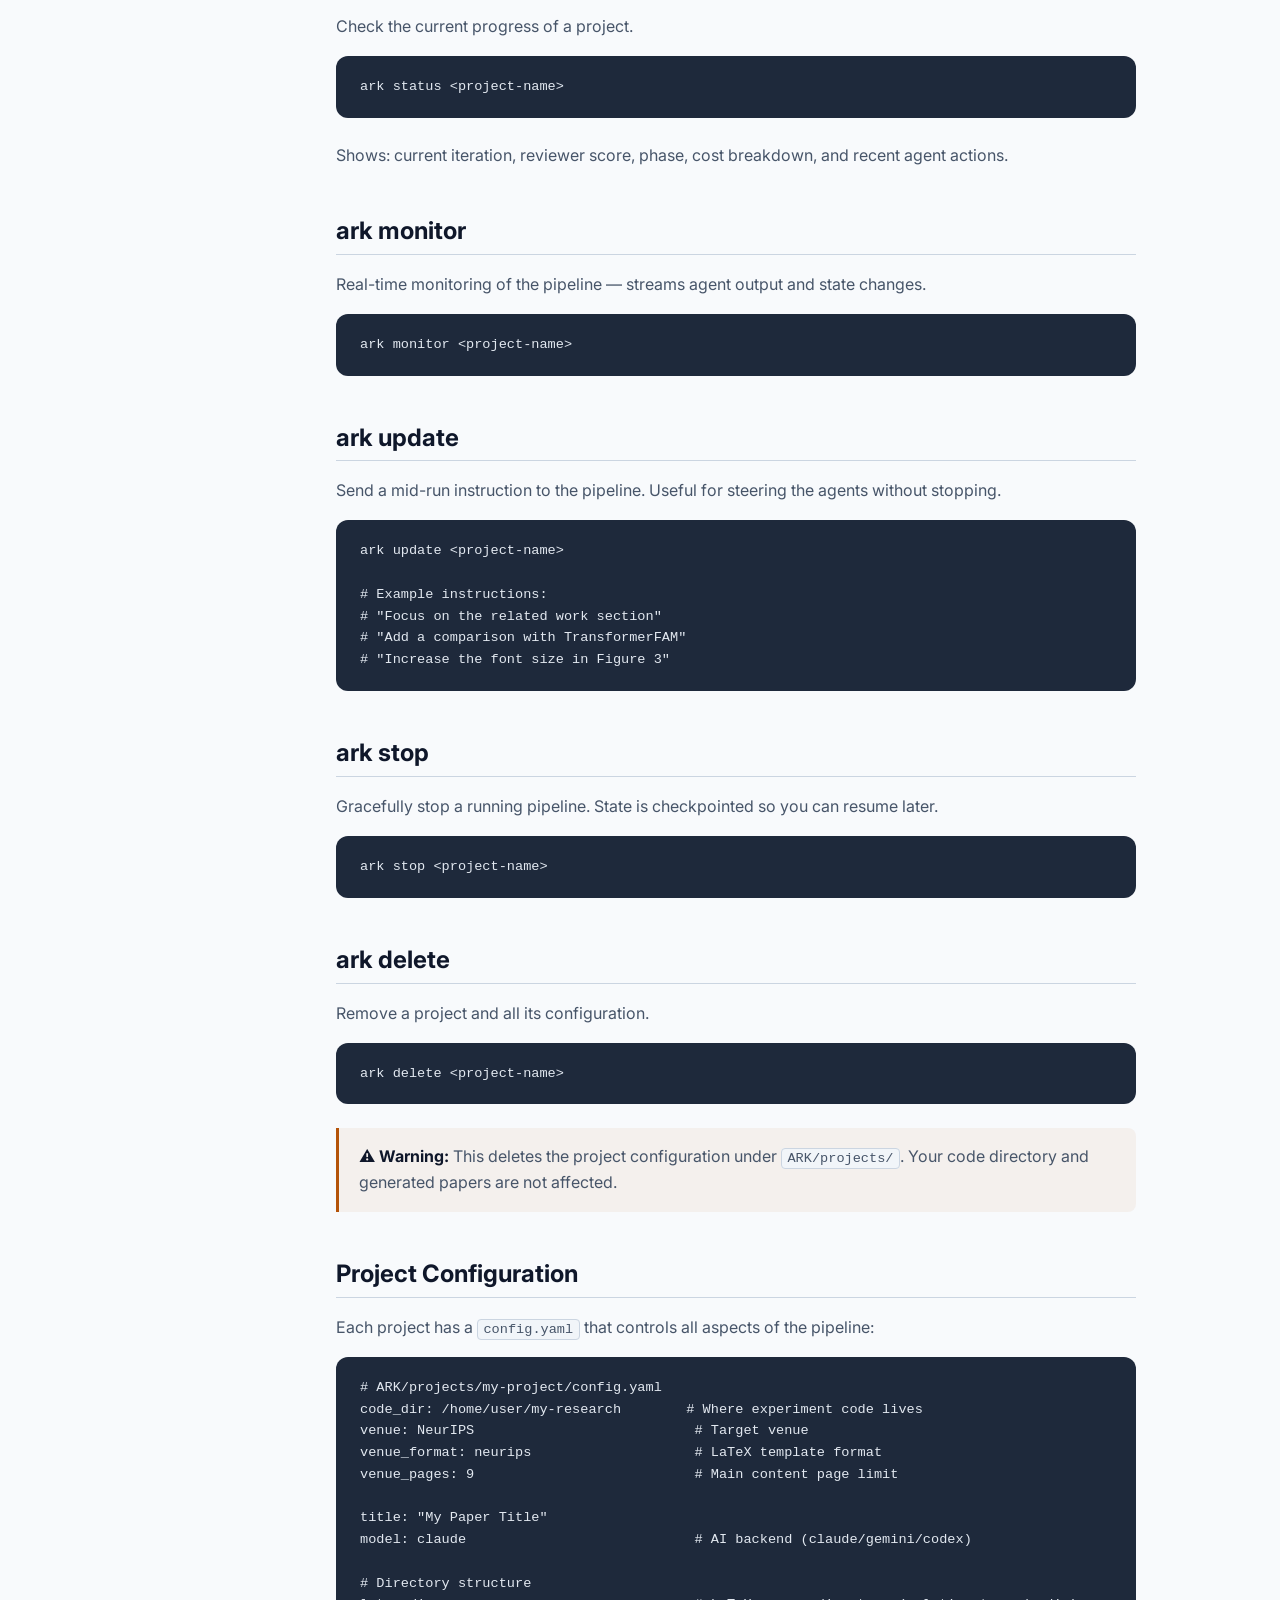
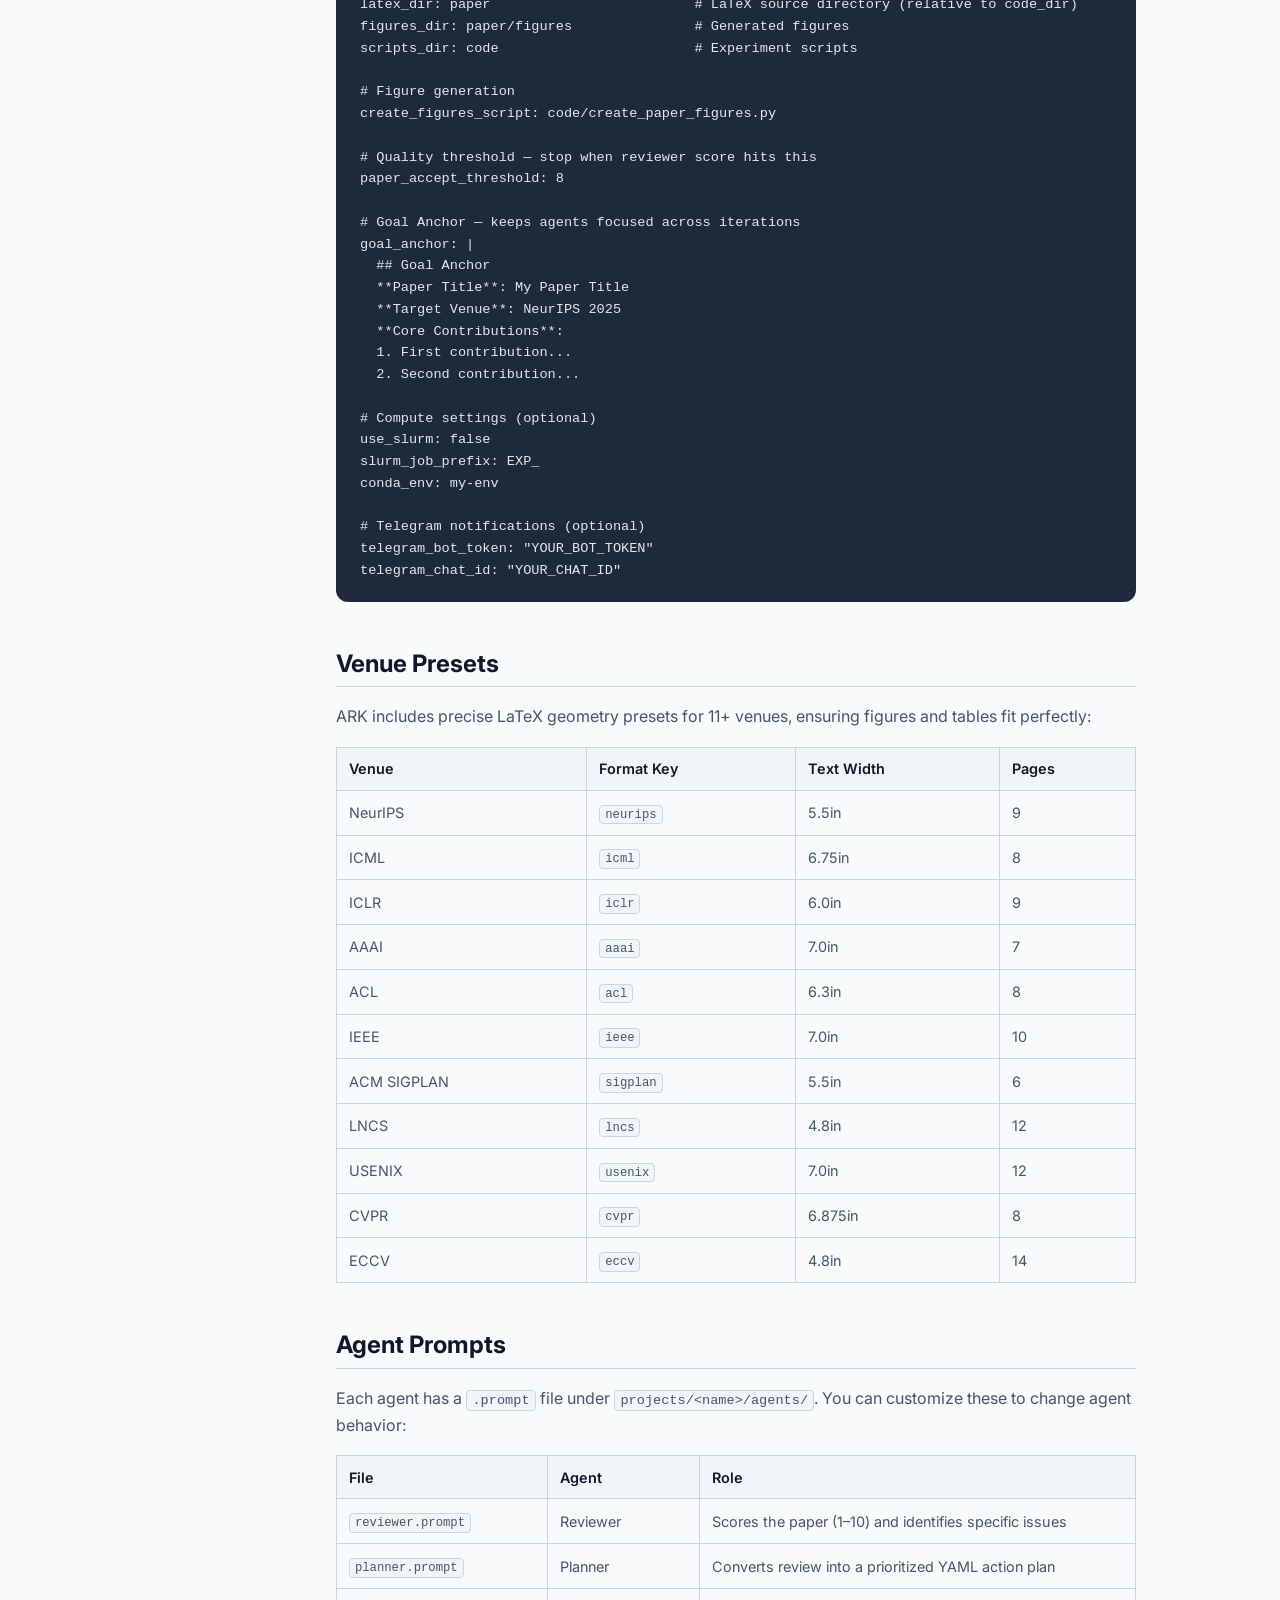
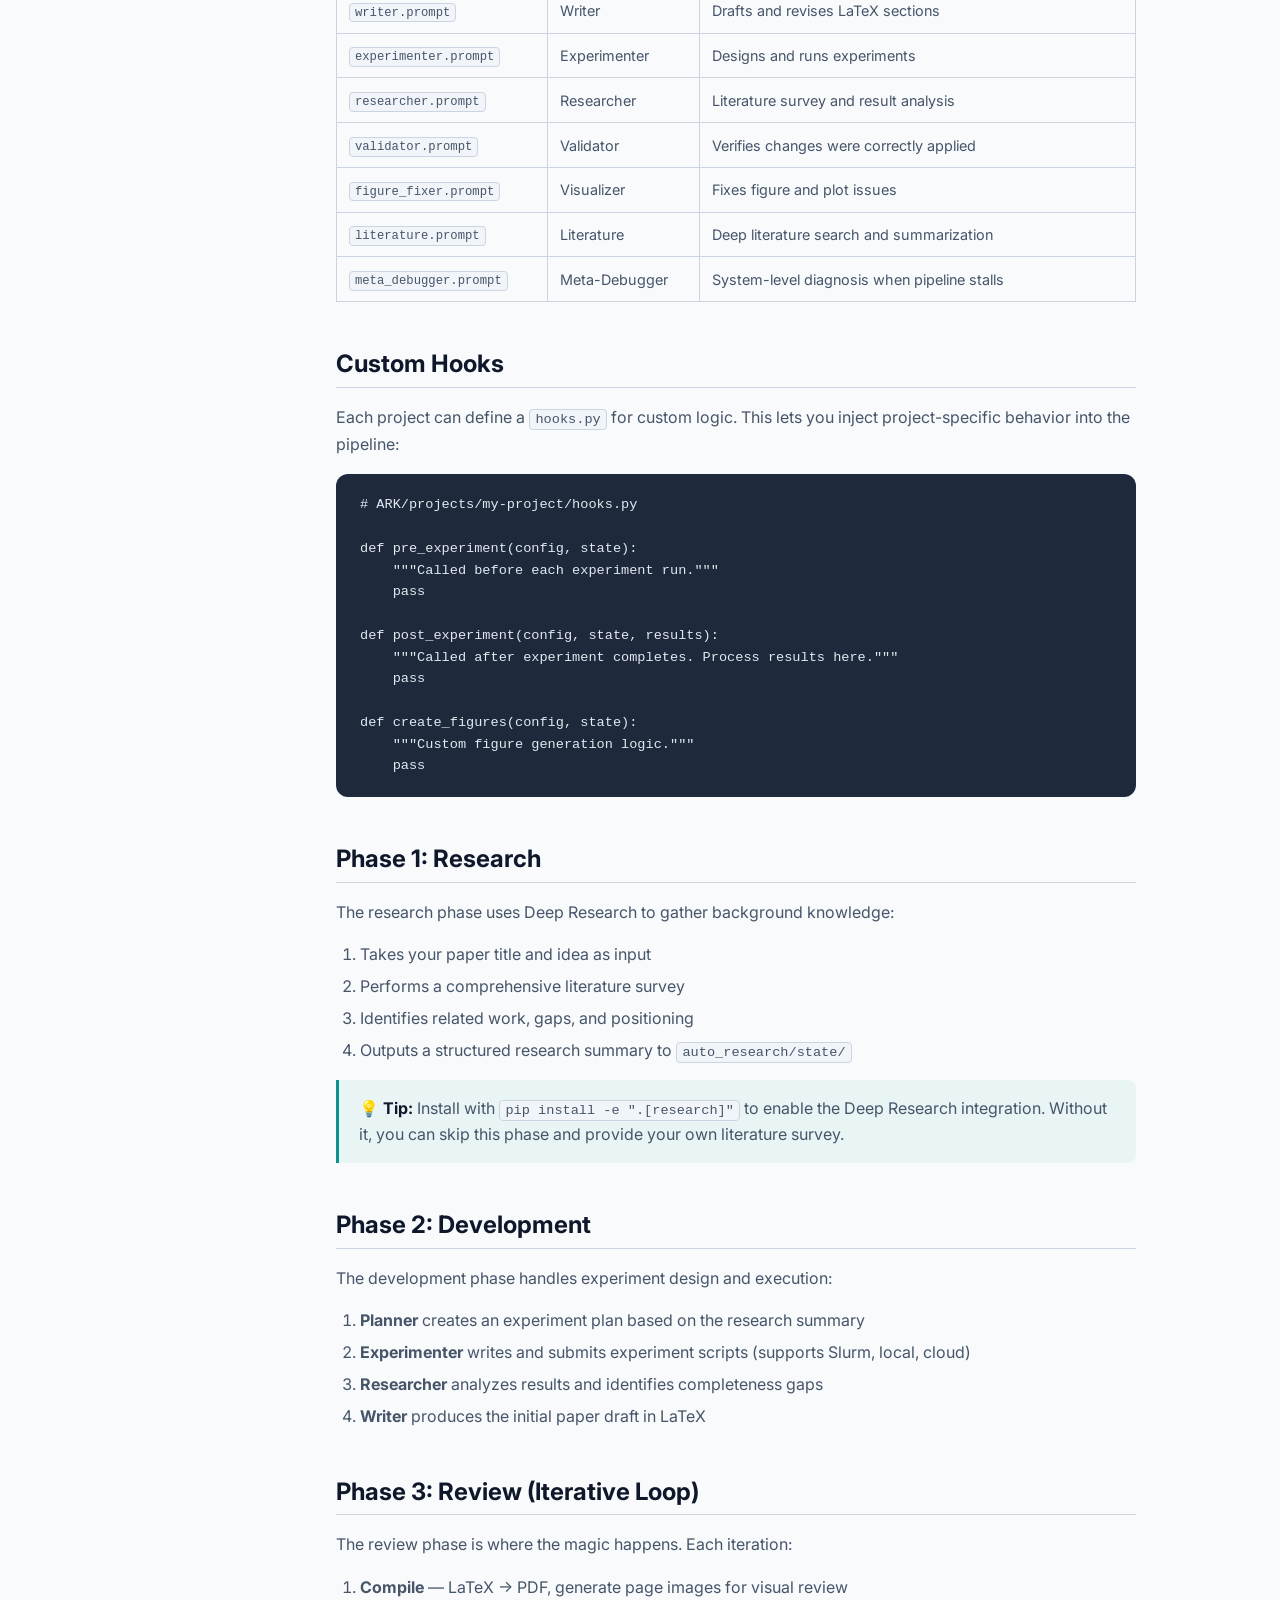
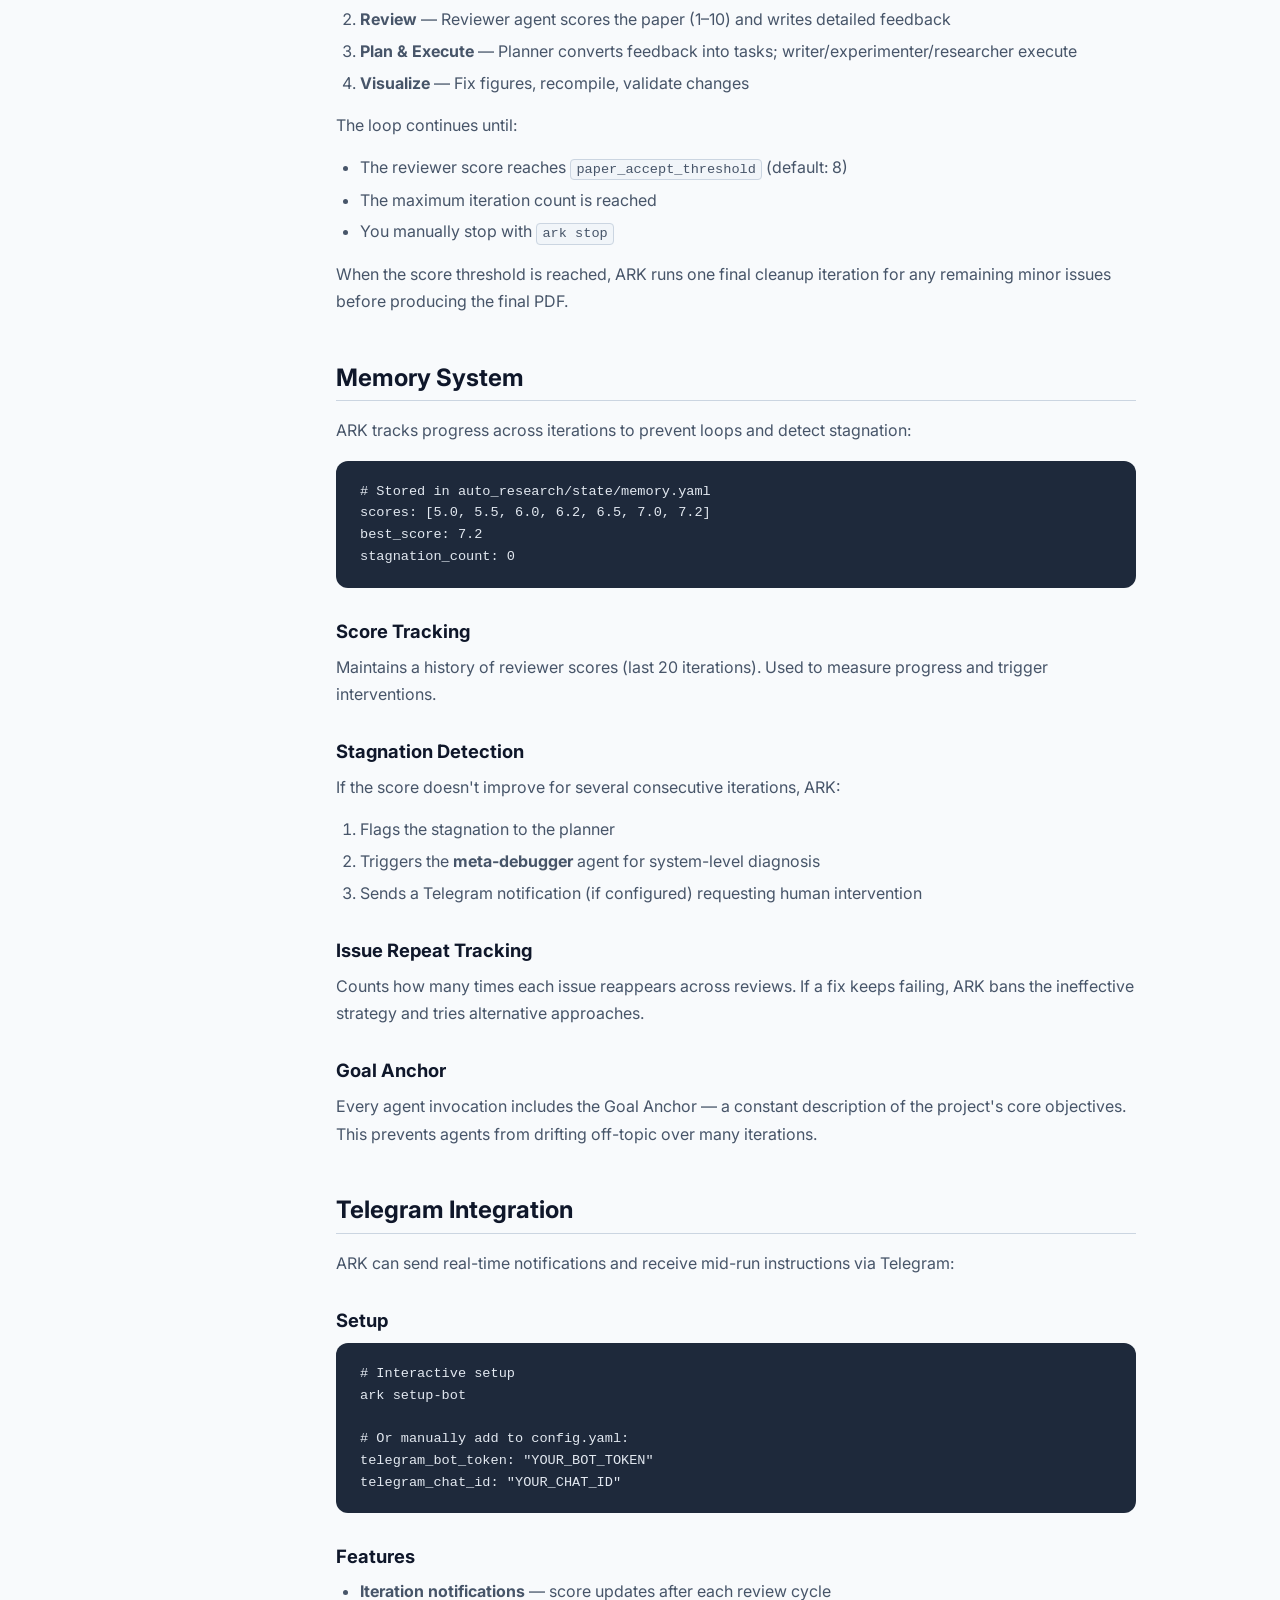
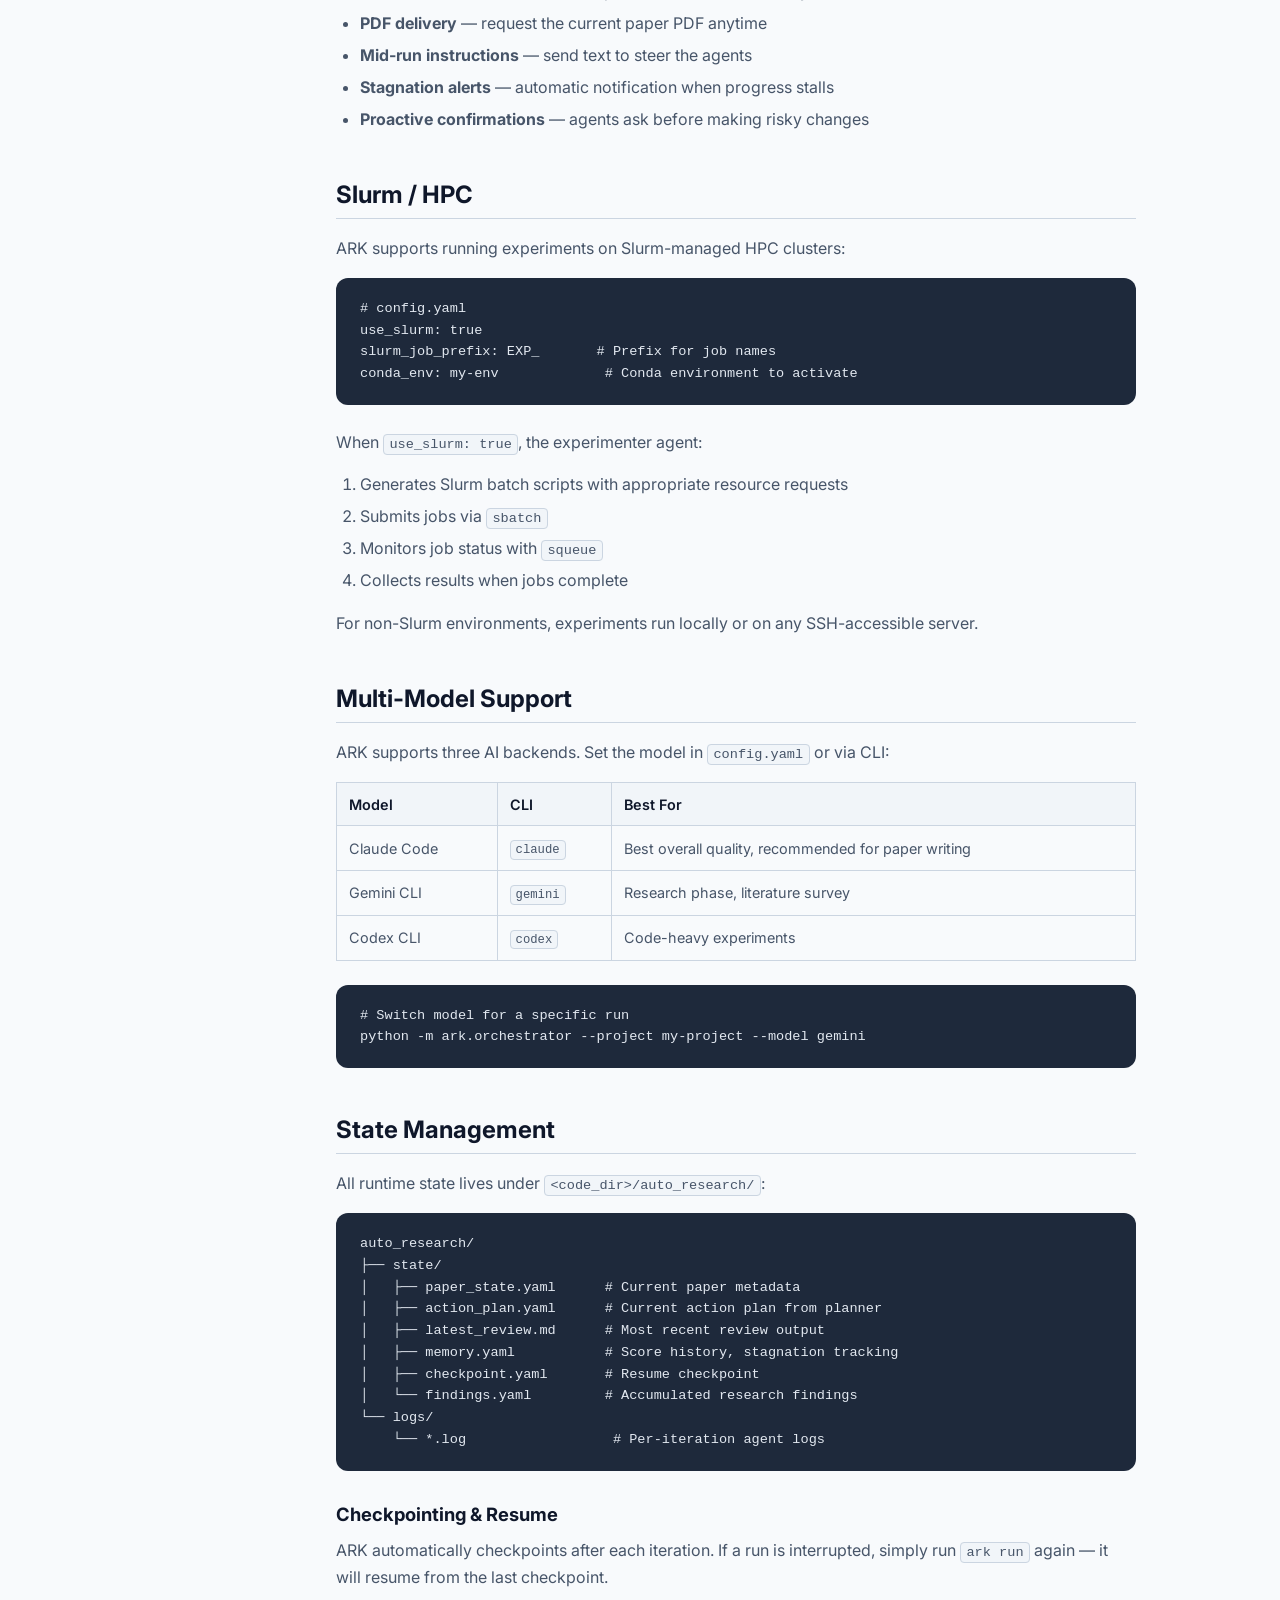
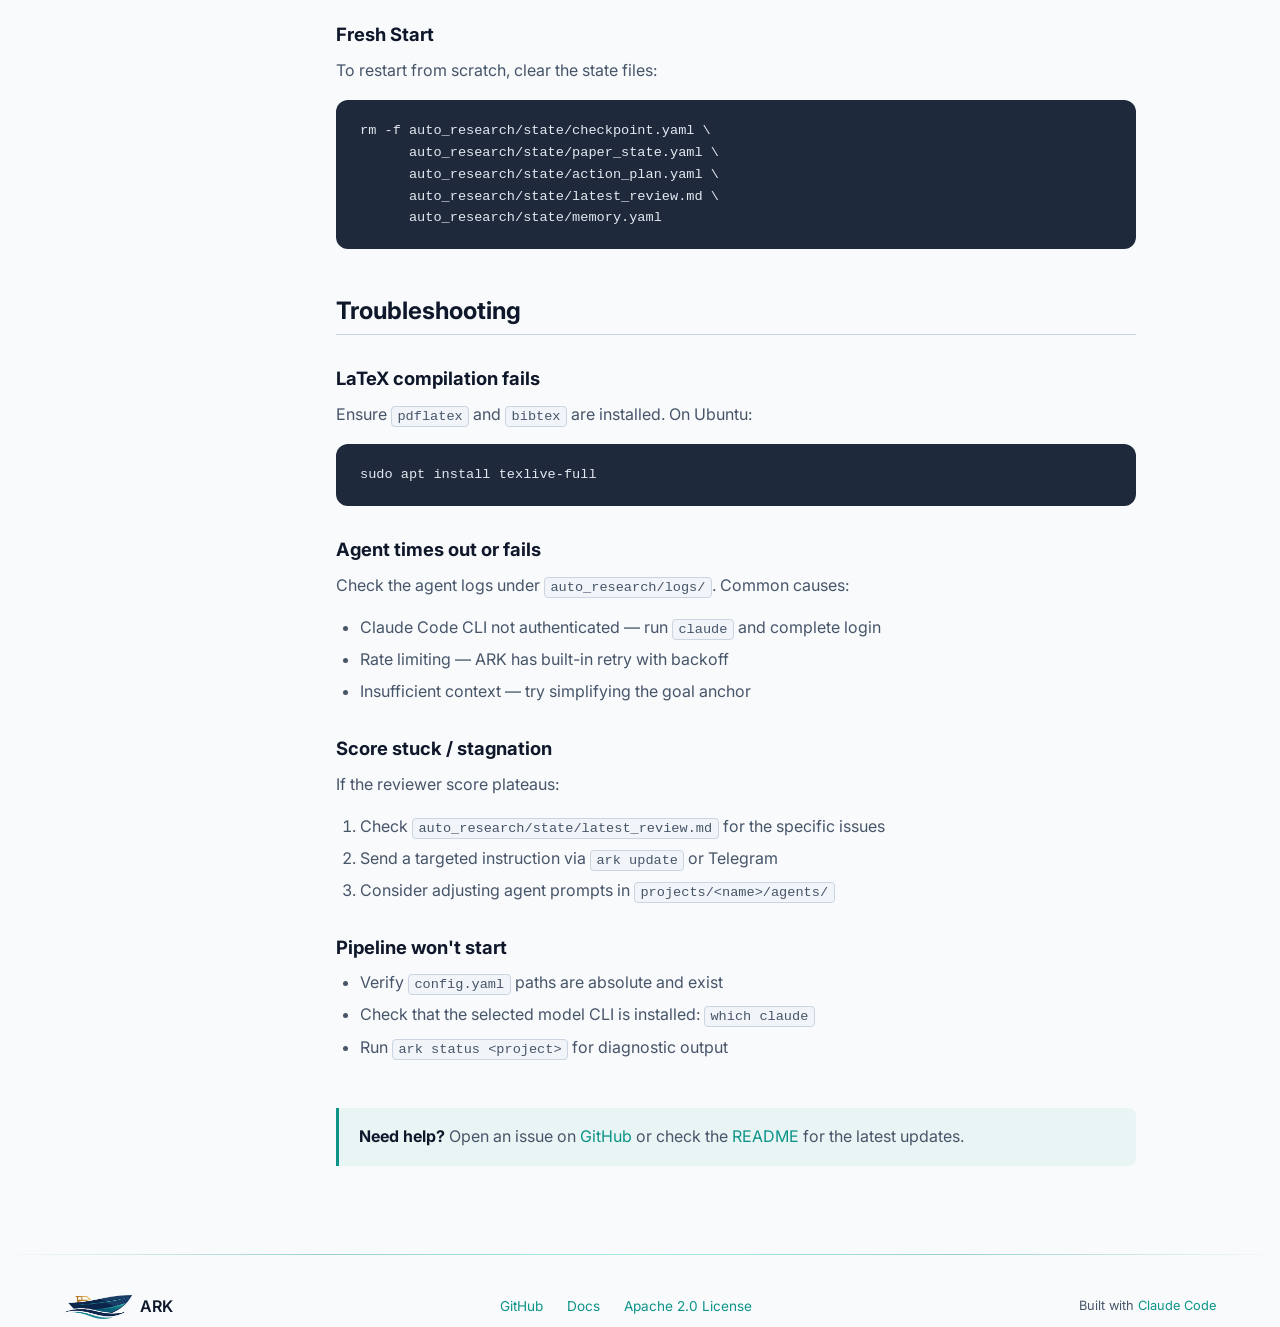
<file: doc.html>
<!DOCTYPE html>
<html lang="en">
<head>
  <meta charset="UTF-8">
  <meta name="viewport" content="width=device-width, initial-scale=1.0">
  <title>Documentation — ARK</title>
  <meta name="description" content="Complete documentation for ARK — Automatic Research Kit. Installation, configuration, CLI reference, and advanced usage.">
  <link rel="icon" href="assets/logo_ark_transparent.png" type="image/png">
  <link rel="preconnect" href="https://fonts.googleapis.com">
  <link rel="preconnect" href="https://fonts.gstatic.com" crossorigin>
  <link href="https://fonts.googleapis.com/css2?family=Inter:wght@400;500;600;700&display=swap" rel="stylesheet">
  <link rel="stylesheet" href="css/style.css">
  <style>
    /* ===== Doc-specific styles ===== */
    .doc-layout {
      display: flex;
      gap: 2rem;
      max-width: var(--max-width);
      margin: 0 auto;
      padding: 6rem 1.5rem 4rem;
    }

    /* Sidebar */
    .doc-sidebar {
      position: sticky;
      top: 5rem;
      width: 240px;
      flex-shrink: 0;
      height: fit-content;
      max-height: calc(100vh - 6rem);
      overflow-y: auto;
      padding-right: 1rem;
    }
    .doc-sidebar a {
      display: block;
      padding: .4rem .75rem;
      font-size: .85rem;
      color: var(--text-muted);
      border-left: 2px solid transparent;
      transition: all .2s;
      border-radius: 0 var(--radius-sm) var(--radius-sm) 0;
    }
    .doc-sidebar a:hover,
    .doc-sidebar a.active {
      color: var(--teal);
      border-left-color: var(--teal);
      background: rgba(13, 148, 136, .05);
    }
    .doc-sidebar .sidebar-group {
      margin-bottom: 1.2rem;
    }
    .doc-sidebar .sidebar-group-title {
      font-size: .7rem;
      font-weight: 700;
      text-transform: uppercase;
      letter-spacing: 1.5px;
      color: var(--text-primary);
      padding: .4rem .75rem;
      margin-bottom: .25rem;
    }

    /* Main content */
    .doc-content {
      flex: 1;
      min-width: 0;
      max-width: 800px;
    }
    .doc-content h1 {
      font-size: 2.2rem;
      margin-bottom: 1rem;
      padding-bottom: .75rem;
      border-bottom: 2px solid var(--border);
    }
    .doc-content h2 {
      font-size: 1.5rem;
      margin-top: 3rem;
      margin-bottom: 1rem;
      padding-bottom: .5rem;
      border-bottom: 1px solid var(--border);
    }
    .doc-content h3 {
      font-size: 1.15rem;
      margin-top: 2rem;
      margin-bottom: .75rem;
    }
    .doc-content p {
      margin-bottom: 1rem;
      line-height: 1.7;
    }
    .doc-content ul, .doc-content ol {
      margin-bottom: 1rem;
      padding-left: 1.5rem;
    }
    .doc-content li {
      list-style: disc;
      margin-bottom: .4rem;
      line-height: 1.6;
    }
    .doc-content ol li {
      list-style: decimal;
    }
    .doc-content code {
      font-family: var(--mono);
      font-size: .85em;
      background: var(--card);
      padding: .15em .4em;
      border-radius: 4px;
      border: 1px solid var(--border);
    }
    .doc-content pre {
      background: #1e293b;
      color: #e2e8f0;
      padding: 1.25rem 1.5rem;
      border-radius: var(--radius);
      overflow-x: auto;
      margin-bottom: 1.5rem;
      font-family: var(--mono);
      font-size: .85rem;
      line-height: 1.6;
    }
    .doc-content pre code {
      background: none;
      border: none;
      padding: 0;
      color: inherit;
      font-size: inherit;
    }
    .doc-content table {
      width: 100%;
      border-collapse: collapse;
      margin-bottom: 1.5rem;
      font-size: .9rem;
    }
    .doc-content th, .doc-content td {
      text-align: left;
      padding: .6rem .75rem;
      border: 1px solid var(--border);
    }
    .doc-content th {
      background: var(--card);
      font-weight: 600;
      color: var(--text-primary);
    }
    .doc-content .callout {
      background: rgba(13, 148, 136, .06);
      border-left: 3px solid var(--teal);
      padding: 1rem 1.25rem;
      border-radius: 0 var(--radius-sm) var(--radius-sm) 0;
      margin-bottom: 1.5rem;
    }
    .doc-content .callout-warn {
      background: rgba(180, 83, 9, .06);
      border-left-color: var(--gold);
    }
    .doc-content .callout strong {
      color: var(--text-primary);
    }

    /* Mobile sidebar */
    @media (max-width: 768px) {
      .doc-layout { flex-direction: column; padding-top: 5rem; }
      .doc-sidebar {
        position: relative;
        top: 0;
        width: 100%;
        max-height: none;
        border-bottom: 1px solid var(--border);
        padding-bottom: 1rem;
        margin-bottom: 1rem;
      }
    }
  </style>
</head>
<body>

<!-- ===== Navbar ===== -->
<nav class="navbar" id="navbar" style="background:rgba(248,250,252,.95);backdrop-filter:blur(12px)">
  <div class="container">
    <a href="index.html" class="nav-brand">
      <img src="assets/logo_ark_transparent.png" alt="ARK logo">
      ARK
    </a>
    <div class="nav-links" id="navLinks">
      <a href="index.html#features">Features</a>
      <a href="index.html#pipeline">Pipeline</a>
      <a href="index.html#agents">Agents</a>
      <a href="doc.html" style="color:var(--teal);font-weight:600">Docs</a>
      <a href="about.html">About</a>
      <a href="zh/doc.html" class="lang-toggle" title="切换到中文">🌐 中文</a>
      <a href="https://github.com/kaust-ark/ARK" target="_blank" rel="noopener" class="gh-link">
        <svg width="18" height="18" viewBox="0 0 24 24" fill="currentColor"><path d="M12 .3a12 12 0 00-3.8 23.38c.6.11.82-.26.82-.58v-2.16c-3.34.73-4.04-1.61-4.04-1.61a3.18 3.18 0 00-1.33-1.76c-1.09-.74.08-.73.08-.73a2.52 2.52 0 011.84 1.24 2.56 2.56 0 003.5 1 2.56 2.56 0 01.76-1.61c-2.67-.3-5.47-1.33-5.47-5.93a4.64 4.64 0 011.24-3.22 4.3 4.3 0 01.12-3.18s1-.33 3.3 1.23a11.4 11.4 0 016 0c2.3-1.56 3.3-1.23 3.3-1.23a4.3 4.3 0 01.12 3.18 4.64 4.64 0 011.24 3.22c0 4.61-2.81 5.63-5.48 5.93a2.86 2.86 0 01.82 2.22v3.29c0 .32.21.7.82.58A12 12 0 0012 .3"/></svg>
        GitHub
      </a>
    </div>
    <button class="hamburger" id="hamburger" aria-label="Menu">
      <span></span><span></span><span></span>
    </button>
  </div>
</nav>

<!-- ===== Doc Layout ===== -->
<div class="doc-layout">

  <!-- Sidebar -->
  <aside class="doc-sidebar">
    <div class="sidebar-group">
      <div class="sidebar-group-title">Getting Started</div>
      <a href="#installation">Installation</a>
      <a href="#prerequisites">Prerequisites</a>
      <a href="#quickstart">Quick Start</a>
    </div>
    <div class="sidebar-group">
      <div class="sidebar-group-title">CLI Reference</div>
      <a href="#ark-new">ark new</a>
      <a href="#ark-run">ark run</a>
      <a href="#ark-status">ark status</a>
      <a href="#ark-monitor">ark monitor</a>
      <a href="#ark-update">ark update</a>
      <a href="#ark-stop">ark stop</a>
      <a href="#ark-delete">ark delete</a>
    </div>
    <div class="sidebar-group">
      <div class="sidebar-group-title">Configuration</div>
      <a href="#project-config">Project Config</a>
      <a href="#venue-presets">Venue Presets</a>
      <a href="#agent-prompts">Agent Prompts</a>
      <a href="#hooks">Custom Hooks</a>
    </div>
    <div class="sidebar-group">
      <div class="sidebar-group-title">Pipeline</div>
      <a href="#research-phase">Research Phase</a>
      <a href="#development-phase">Development Phase</a>
      <a href="#review-phase">Review Phase</a>
      <a href="#memory-system">Memory System</a>
    </div>
    <div class="sidebar-group">
      <div class="sidebar-group-title">Advanced</div>
      <a href="#telegram-bot">Telegram Integration</a>
      <a href="#slurm">Slurm / HPC</a>
      <a href="#multi-model">Multi-Model Support</a>
      <a href="#state-management">State Management</a>
      <a href="#troubleshooting">Troubleshooting</a>
    </div>
  </aside>

  <!-- Main content -->
  <main class="doc-content">
    <h1>Documentation</h1>
    <p>Complete guide to using ARK — from installation to advanced configuration. ARK automates the full research lifecycle: literature survey, experiment design, execution, paper writing, and iterative review.</p>

    <!-- ===== GETTING STARTED ===== -->
    <h2 id="installation">Installation</h2>
    <p>Clone the repository and install ARK in editable mode:</p>
    <pre><code>git clone https://github.com/kaust-ark/ARK.git
cd ARK
pip install -e .</code></pre>

    <p>For research phase features (Deep Research integration), install with the research extra:</p>
    <pre><code>pip install -e ".[research]"</code></pre>

    <h2 id="prerequisites">Prerequisites</h2>
    <ul>
      <li><strong>Python 3.9+</strong></li>
      <li><strong>At least one AI backend</strong> — installed and authenticated:
        <ul>
          <li><a href="https://docs.anthropic.com/en/docs/claude-code" target="_blank">Claude Code CLI</a> (<code>claude</code>) — recommended</li>
          <li><a href="https://github.com/google-gemini/gemini-cli" target="_blank">Gemini CLI</a> (<code>gemini</code>)</li>
          <li><a href="https://github.com/openai/codex" target="_blank">Codex CLI</a> (<code>codex</code>)</li>
        </ul>
      </li>
      <li><strong>LaTeX toolchain</strong> (optional) — <code>pdflatex</code>, <code>bibtex</code> for PDF compilation</li>
      <li><strong>PyYAML</strong> — installed automatically with ARK</li>
    </ul>

    <div class="callout">
      <strong>💡 Tip:</strong> Claude Code with a Max subscription is recommended. ARK agents are very token-intensive — a single paper run can use 50k+ lines of agent output across all iterations.
    </div>

    <h2 id="quickstart">Quick Start</h2>
    <p>Create a new project, provide your paper title and idea, then let ARK handle the rest:</p>
    <pre><code># Create a new project (interactive wizard)
ark new my-project

# Run the full pipeline
ark run my-project

# Check progress anytime
ark status my-project</code></pre>

    <p>The <code>ark new</code> wizard will ask for:</p>
    <ol>
      <li><strong>Paper title</strong> — e.g., "Efficient Cache-Aware Matrix Multiplication on Modern CPUs"</li>
      <li><strong>Research idea</strong> — a paragraph describing the core contribution and approach</li>
      <li><strong>Target venue</strong> — NeurIPS, ICML, ICLR, ACL, IEEE, etc.</li>
      <li><strong>Code directory</strong> — where experiment code lives</li>
      <li><strong>Model backend</strong> — Claude, Gemini, or Codex</li>
    </ol>

    <p>You can also bootstrap from an existing proposal PDF:</p>
    <pre><code>ark new my-project --from-pdf proposal.pdf</code></pre>

    <!-- ===== CLI REFERENCE ===== -->
    <h2 id="ark-new">ark new</h2>
    <p>Create a new research project with an interactive wizard.</p>
    <pre><code>ark new &lt;project-name&gt; [options]</code></pre>
    <table>
      <tr><th>Option</th><th>Description</th></tr>
      <tr><td><code>--from-pdf &lt;path&gt;</code></td><td>Bootstrap project from a proposal PDF</td></tr>
      <tr><td><code>--venue &lt;venue&gt;</code></td><td>Set target venue (e.g., neurips, icml)</td></tr>
      <tr><td><code>--model &lt;model&gt;</code></td><td>AI backend: <code>claude</code>, <code>gemini</code>, or <code>codex</code></td></tr>
    </table>
    <p>This creates <code>ARK/projects/&lt;project-name&gt;/</code> with:</p>
    <ul>
      <li><code>config.yaml</code> — project configuration</li>
      <li><code>hooks.py</code> — custom logic for research/figure generation</li>
      <li><code>agents/</code> — prompt files for each agent role</li>
    </ul>

    <h2 id="ark-run">ark run</h2>
    <p>Start the autonomous research pipeline for a project.</p>
    <pre><code>ark run &lt;project-name&gt; [options]</code></pre>
    <table>
      <tr><th>Option</th><th>Description</th></tr>
      <tr><td><code>--mode paper|research</code></td><td>Pipeline mode (default: <code>paper</code>)</td></tr>
      <tr><td><code>--max-iterations &lt;n&gt;</code></td><td>Maximum review iterations (default: 14)</td></tr>
      <tr><td><code>--max-days &lt;n&gt;</code></td><td>Maximum days for research mode</td></tr>
    </table>

    <div class="callout">
      <strong>📝 Note:</strong> In <code>paper</code> mode, ARK runs the full 3-phase pipeline (research → development → review). In <code>research</code> mode, it focuses on experiment design and execution without paper writing.
    </div>

    <p>You can also invoke the orchestrator directly for more control:</p>
    <pre><code># Paper mode with specific model and iteration limit
python -m ark.orchestrator --project my-project --mode paper --model claude --max-iterations 20

# Research mode with day limit
python -m ark.orchestrator --project my-project --mode research --model claude --max-days 3

# Background execution with logging
nohup python -m ark.orchestrator --project my-project --mode paper --model claude \
  > auto_research/logs/orchestrator.log 2>&1 &</code></pre>

    <h2 id="ark-status">ark status</h2>
    <p>Check the current progress of a project.</p>
    <pre><code>ark status &lt;project-name&gt;</code></pre>
    <p>Shows: current iteration, reviewer score, phase, cost breakdown, and recent agent actions.</p>

    <h2 id="ark-monitor">ark monitor</h2>
    <p>Real-time monitoring of the pipeline — streams agent output and state changes.</p>
    <pre><code>ark monitor &lt;project-name&gt;</code></pre>

    <h2 id="ark-update">ark update</h2>
    <p>Send a mid-run instruction to the pipeline. Useful for steering the agents without stopping.</p>
    <pre><code>ark update &lt;project-name&gt;

# Example instructions:
# "Focus on the related work section"
# "Add a comparison with TransformerFAM"
# "Increase the font size in Figure 3"</code></pre>

    <h2 id="ark-stop">ark stop</h2>
    <p>Gracefully stop a running pipeline. State is checkpointed so you can resume later.</p>
    <pre><code>ark stop &lt;project-name&gt;</code></pre>

    <h2 id="ark-delete">ark delete</h2>
    <p>Remove a project and all its configuration.</p>
    <pre><code>ark delete &lt;project-name&gt;</code></pre>

    <div class="callout callout-warn">
      <strong>⚠️ Warning:</strong> This deletes the project configuration under <code>ARK/projects/</code>. Your code directory and generated papers are not affected.
    </div>

    <!-- ===== CONFIGURATION ===== -->
    <h2 id="project-config">Project Configuration</h2>
    <p>Each project has a <code>config.yaml</code> that controls all aspects of the pipeline:</p>
    <pre><code># ARK/projects/my-project/config.yaml
code_dir: /home/user/my-research        # Where experiment code lives
venue: NeurIPS                           # Target venue
venue_format: neurips                    # LaTeX template format
venue_pages: 9                           # Main content page limit

title: "My Paper Title"
model: claude                            # AI backend (claude/gemini/codex)

# Directory structure
latex_dir: paper                         # LaTeX source directory (relative to code_dir)
figures_dir: paper/figures               # Generated figures
scripts_dir: code                        # Experiment scripts

# Figure generation
create_figures_script: code/create_paper_figures.py

# Quality threshold — stop when reviewer score hits this
paper_accept_threshold: 8

# Goal Anchor — keeps agents focused across iterations
goal_anchor: |
  ## Goal Anchor
  **Paper Title**: My Paper Title
  **Target Venue**: NeurIPS 2025
  **Core Contributions**:
  1. First contribution...
  2. Second contribution...

# Compute settings (optional)
use_slurm: false
slurm_job_prefix: EXP_
conda_env: my-env

# Telegram notifications (optional)
telegram_bot_token: "YOUR_BOT_TOKEN"
telegram_chat_id: "YOUR_CHAT_ID"</code></pre>

    <h2 id="venue-presets">Venue Presets</h2>
    <p>ARK includes precise LaTeX geometry presets for 11+ venues, ensuring figures and tables fit perfectly:</p>
    <table>
      <tr><th>Venue</th><th>Format Key</th><th>Text Width</th><th>Pages</th></tr>
      <tr><td>NeurIPS</td><td><code>neurips</code></td><td>5.5in</td><td>9</td></tr>
      <tr><td>ICML</td><td><code>icml</code></td><td>6.75in</td><td>8</td></tr>
      <tr><td>ICLR</td><td><code>iclr</code></td><td>6.0in</td><td>9</td></tr>
      <tr><td>AAAI</td><td><code>aaai</code></td><td>7.0in</td><td>7</td></tr>
      <tr><td>ACL</td><td><code>acl</code></td><td>6.3in</td><td>8</td></tr>
      <tr><td>IEEE</td><td><code>ieee</code></td><td>7.0in</td><td>10</td></tr>
      <tr><td>ACM SIGPLAN</td><td><code>sigplan</code></td><td>5.5in</td><td>6</td></tr>
      <tr><td>LNCS</td><td><code>lncs</code></td><td>4.8in</td><td>12</td></tr>
      <tr><td>USENIX</td><td><code>usenix</code></td><td>7.0in</td><td>12</td></tr>
      <tr><td>CVPR</td><td><code>cvpr</code></td><td>6.875in</td><td>8</td></tr>
      <tr><td>ECCV</td><td><code>eccv</code></td><td>4.8in</td><td>14</td></tr>
    </table>

    <h2 id="agent-prompts">Agent Prompts</h2>
    <p>Each agent has a <code>.prompt</code> file under <code>projects/&lt;name&gt;/agents/</code>. You can customize these to change agent behavior:</p>
    <table>
      <tr><th>File</th><th>Agent</th><th>Role</th></tr>
      <tr><td><code>reviewer.prompt</code></td><td>Reviewer</td><td>Scores the paper (1–10) and identifies specific issues</td></tr>
      <tr><td><code>planner.prompt</code></td><td>Planner</td><td>Converts review into a prioritized YAML action plan</td></tr>
      <tr><td><code>writer.prompt</code></td><td>Writer</td><td>Drafts and revises LaTeX sections</td></tr>
      <tr><td><code>experimenter.prompt</code></td><td>Experimenter</td><td>Designs and runs experiments</td></tr>
      <tr><td><code>researcher.prompt</code></td><td>Researcher</td><td>Literature survey and result analysis</td></tr>
      <tr><td><code>validator.prompt</code></td><td>Validator</td><td>Verifies changes were correctly applied</td></tr>
      <tr><td><code>figure_fixer.prompt</code></td><td>Visualizer</td><td>Fixes figure and plot issues</td></tr>
      <tr><td><code>literature.prompt</code></td><td>Literature</td><td>Deep literature search and summarization</td></tr>
      <tr><td><code>meta_debugger.prompt</code></td><td>Meta-Debugger</td><td>System-level diagnosis when pipeline stalls</td></tr>
    </table>

    <h2 id="hooks">Custom Hooks</h2>
    <p>Each project can define a <code>hooks.py</code> for custom logic. This lets you inject project-specific behavior into the pipeline:</p>
    <pre><code># ARK/projects/my-project/hooks.py

def pre_experiment(config, state):
    """Called before each experiment run."""
    pass

def post_experiment(config, state, results):
    """Called after experiment completes. Process results here."""
    pass

def create_figures(config, state):
    """Custom figure generation logic."""
    pass</code></pre>

    <!-- ===== PIPELINE ===== -->
    <h2 id="research-phase">Phase 1: Research</h2>
    <p>The research phase uses Deep Research to gather background knowledge:</p>
    <ol>
      <li>Takes your paper title and idea as input</li>
      <li>Performs a comprehensive literature survey</li>
      <li>Identifies related work, gaps, and positioning</li>
      <li>Outputs a structured research summary to <code>auto_research/state/</code></li>
    </ol>
    <div class="callout">
      <strong>💡 Tip:</strong> Install with <code>pip install -e ".[research]"</code> to enable the Deep Research integration. Without it, you can skip this phase and provide your own literature survey.
    </div>

    <h2 id="development-phase">Phase 2: Development</h2>
    <p>The development phase handles experiment design and execution:</p>
    <ol>
      <li><strong>Planner</strong> creates an experiment plan based on the research summary</li>
      <li><strong>Experimenter</strong> writes and submits experiment scripts (supports Slurm, local, cloud)</li>
      <li><strong>Researcher</strong> analyzes results and identifies completeness gaps</li>
      <li><strong>Writer</strong> produces the initial paper draft in LaTeX</li>
    </ol>

    <h2 id="review-phase">Phase 3: Review (Iterative Loop)</h2>
    <p>The review phase is where the magic happens. Each iteration:</p>
    <ol>
      <li><strong>Compile</strong> — LaTeX → PDF, generate page images for visual review</li>
      <li><strong>Review</strong> — Reviewer agent scores the paper (1–10) and writes detailed feedback</li>
      <li><strong>Plan &amp; Execute</strong> — Planner converts feedback into tasks; writer/experimenter/researcher execute</li>
      <li><strong>Visualize</strong> — Fix figures, recompile, validate changes</li>
    </ol>

    <p>The loop continues until:</p>
    <ul>
      <li>The reviewer score reaches <code>paper_accept_threshold</code> (default: 8)</li>
      <li>The maximum iteration count is reached</li>
      <li>You manually stop with <code>ark stop</code></li>
    </ul>

    <p>When the score threshold is reached, ARK runs one final cleanup iteration for any remaining minor issues before producing the final PDF.</p>

    <h2 id="memory-system">Memory System</h2>
    <p>ARK tracks progress across iterations to prevent loops and detect stagnation:</p>
    <pre><code># Stored in auto_research/state/memory.yaml
scores: [5.0, 5.5, 6.0, 6.2, 6.5, 7.0, 7.2]
best_score: 7.2
stagnation_count: 0</code></pre>

    <h3>Score Tracking</h3>
    <p>Maintains a history of reviewer scores (last 20 iterations). Used to measure progress and trigger interventions.</p>

    <h3>Stagnation Detection</h3>
    <p>If the score doesn't improve for several consecutive iterations, ARK:</p>
    <ol>
      <li>Flags the stagnation to the planner</li>
      <li>Triggers the <strong>meta-debugger</strong> agent for system-level diagnosis</li>
      <li>Sends a Telegram notification (if configured) requesting human intervention</li>
    </ol>

    <h3>Issue Repeat Tracking</h3>
    <p>Counts how many times each issue reappears across reviews. If a fix keeps failing, ARK bans the ineffective strategy and tries alternative approaches.</p>

    <h3>Goal Anchor</h3>
    <p>Every agent invocation includes the Goal Anchor — a constant description of the project's core objectives. This prevents agents from drifting off-topic over many iterations.</p>

    <!-- ===== ADVANCED ===== -->
    <h2 id="telegram-bot">Telegram Integration</h2>
    <p>ARK can send real-time notifications and receive mid-run instructions via Telegram:</p>

    <h3>Setup</h3>
    <pre><code># Interactive setup
ark setup-bot

# Or manually add to config.yaml:
telegram_bot_token: "YOUR_BOT_TOKEN"
telegram_chat_id: "YOUR_CHAT_ID"</code></pre>

    <h3>Features</h3>
    <ul>
      <li><strong>Iteration notifications</strong> — score updates after each review cycle</li>
      <li><strong>PDF delivery</strong> — request the current paper PDF anytime</li>
      <li><strong>Mid-run instructions</strong> — send text to steer the agents</li>
      <li><strong>Stagnation alerts</strong> — automatic notification when progress stalls</li>
      <li><strong>Proactive confirmations</strong> — agents ask before making risky changes</li>
    </ul>

    <h2 id="slurm">Slurm / HPC</h2>
    <p>ARK supports running experiments on Slurm-managed HPC clusters:</p>
    <pre><code># config.yaml
use_slurm: true
slurm_job_prefix: EXP_       # Prefix for job names
conda_env: my-env             # Conda environment to activate</code></pre>

    <p>When <code>use_slurm: true</code>, the experimenter agent:</p>
    <ol>
      <li>Generates Slurm batch scripts with appropriate resource requests</li>
      <li>Submits jobs via <code>sbatch</code></li>
      <li>Monitors job status with <code>squeue</code></li>
      <li>Collects results when jobs complete</li>
    </ol>

    <p>For non-Slurm environments, experiments run locally or on any SSH-accessible server.</p>

    <h2 id="multi-model">Multi-Model Support</h2>
    <p>ARK supports three AI backends. Set the model in <code>config.yaml</code> or via CLI:</p>
    <table>
      <tr><th>Model</th><th>CLI</th><th>Best For</th></tr>
      <tr><td>Claude Code</td><td><code>claude</code></td><td>Best overall quality, recommended for paper writing</td></tr>
      <tr><td>Gemini CLI</td><td><code>gemini</code></td><td>Research phase, literature survey</td></tr>
      <tr><td>Codex CLI</td><td><code>codex</code></td><td>Code-heavy experiments</td></tr>
    </table>

    <pre><code># Switch model for a specific run
python -m ark.orchestrator --project my-project --model gemini</code></pre>

    <h2 id="state-management">State Management</h2>
    <p>All runtime state lives under <code>&lt;code_dir&gt;/auto_research/</code>:</p>
    <pre><code>auto_research/
├── state/
│   ├── paper_state.yaml      # Current paper metadata
│   ├── action_plan.yaml      # Current action plan from planner
│   ├── latest_review.md      # Most recent review output
│   ├── memory.yaml           # Score history, stagnation tracking
│   ├── checkpoint.yaml       # Resume checkpoint
│   └── findings.yaml         # Accumulated research findings
└── logs/
    └── *.log                  # Per-iteration agent logs</code></pre>

    <h3>Checkpointing &amp; Resume</h3>
    <p>ARK automatically checkpoints after each iteration. If a run is interrupted, simply run <code>ark run</code> again — it will resume from the last checkpoint.</p>

    <h3>Fresh Start</h3>
    <p>To restart from scratch, clear the state files:</p>
    <pre><code>rm -f auto_research/state/checkpoint.yaml \
      auto_research/state/paper_state.yaml \
      auto_research/state/action_plan.yaml \
      auto_research/state/latest_review.md \
      auto_research/state/memory.yaml</code></pre>

    <h2 id="troubleshooting">Troubleshooting</h2>

    <h3>LaTeX compilation fails</h3>
    <p>Ensure <code>pdflatex</code> and <code>bibtex</code> are installed. On Ubuntu:</p>
    <pre><code>sudo apt install texlive-full</code></pre>

    <h3>Agent times out or fails</h3>
    <p>Check the agent logs under <code>auto_research/logs/</code>. Common causes:</p>
    <ul>
      <li>Claude Code CLI not authenticated — run <code>claude</code> and complete login</li>
      <li>Rate limiting — ARK has built-in retry with backoff</li>
      <li>Insufficient context — try simplifying the goal anchor</li>
    </ul>

    <h3>Score stuck / stagnation</h3>
    <p>If the reviewer score plateaus:</p>
    <ol>
      <li>Check <code>auto_research/state/latest_review.md</code> for the specific issues</li>
      <li>Send a targeted instruction via <code>ark update</code> or Telegram</li>
      <li>Consider adjusting agent prompts in <code>projects/&lt;name&gt;/agents/</code></li>
    </ol>

    <h3>Pipeline won't start</h3>
    <ul>
      <li>Verify <code>config.yaml</code> paths are absolute and exist</li>
      <li>Check that the selected model CLI is installed: <code>which claude</code></li>
      <li>Run <code>ark status &lt;project&gt;</code> for diagnostic output</li>
    </ul>

    <div class="callout" style="margin-top:3rem">
      <strong>Need help?</strong> Open an issue on <a href="https://github.com/kaust-ark/ARK/issues" target="_blank">GitHub</a> or check the <a href="https://github.com/kaust-ark/ARK/blob/main/README.md" target="_blank">README</a> for the latest updates.
    </div>
  </main>
</div>

<!-- ===== Footer ===== -->
<footer class="footer">
  <div class="container">
    <div class="footer-brand">
      <img src="assets/logo_ark_transparent.png" alt="ARK">
      ARK
    </div>
    <div class="footer-links">
      <a href="https://github.com/kaust-ark/ARK" target="_blank" rel="noopener">GitHub</a>
      <a href="doc.html">Docs</a>
      <a href="https://github.com/kaust-ark/ARK/blob/main/LICENSE" target="_blank" rel="noopener">Apache 2.0 License</a>
    </div>
    <p class="footer-note">Built with <a href="https://claude.ai/claude-code" target="_blank" rel="noopener">Claude Code</a></p>
  </div>
</footer>

<script>
// Navbar scroll effect
const navbar = document.getElementById('navbar');
window.addEventListener('scroll', () => {
  navbar.classList.toggle('scrolled', window.scrollY > 20);
});

// Mobile hamburger
const hamburger = document.getElementById('hamburger');
const navLinks = document.getElementById('navLinks');
hamburger?.addEventListener('click', () => {
  hamburger.classList.toggle('open');
  navLinks.classList.toggle('open');
});

// Active sidebar link tracking
const sections = document.querySelectorAll('.doc-content h2[id], .doc-content h3[id]');
const sidebarLinks = document.querySelectorAll('.doc-sidebar a');

const observer = new IntersectionObserver((entries) => {
  entries.forEach(entry => {
    if (entry.isIntersecting) {
      sidebarLinks.forEach(link => link.classList.remove('active'));
      const activeLink = document.querySelector(`.doc-sidebar a[href="#${entry.target.id}"]`);
      if (activeLink) activeLink.classList.add('active');
    }
  });
}, { rootMargin: '-80px 0px -60% 0px' });

sections.forEach(section => observer.observe(section));
</script>
</body>
</html>
</file>
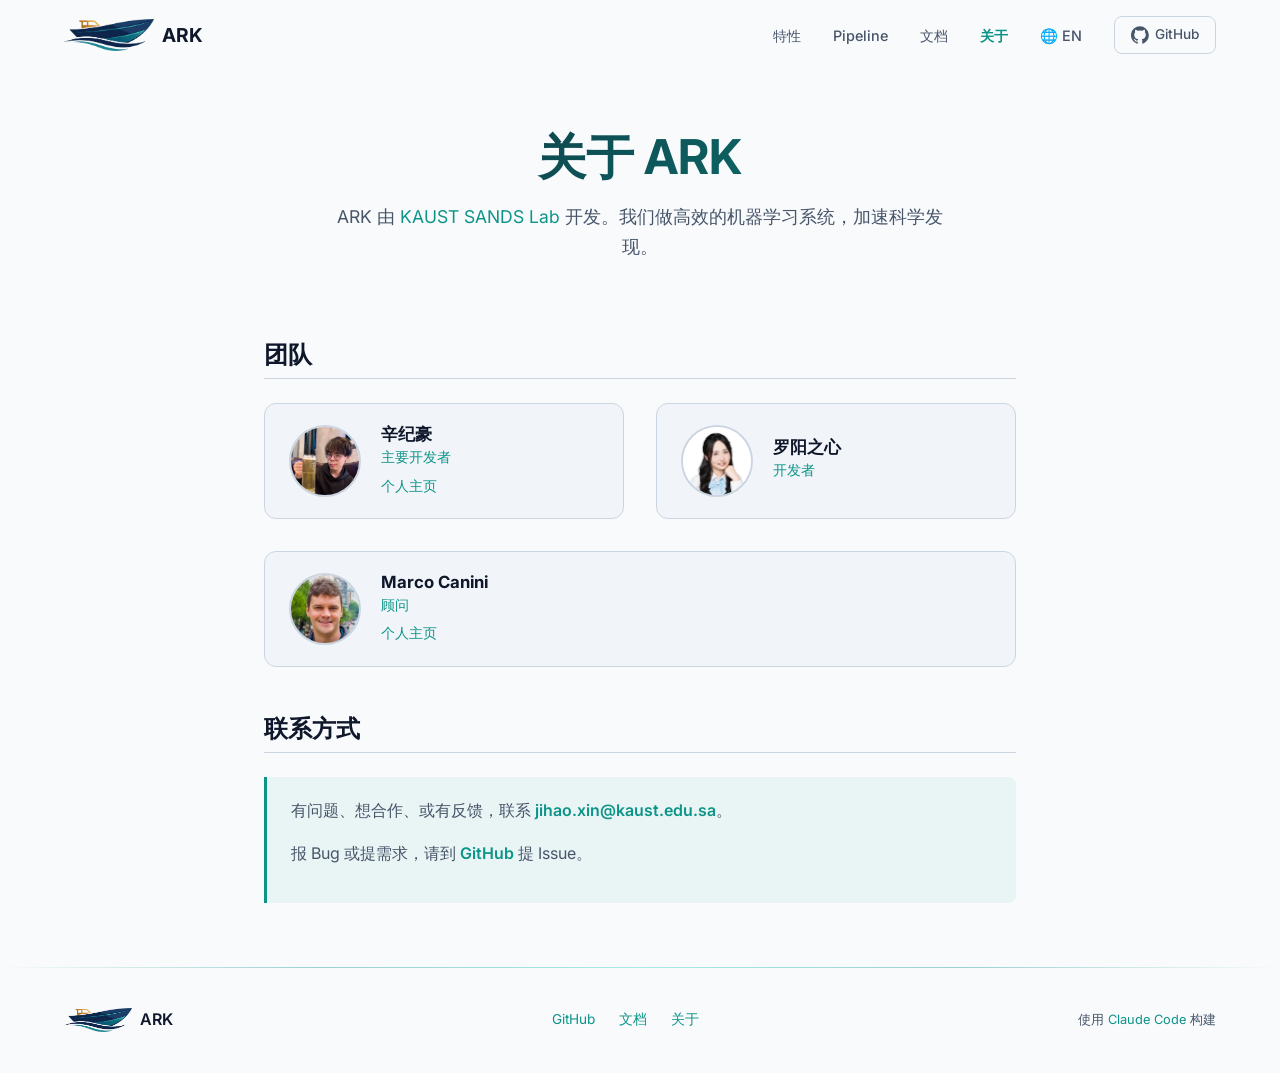
<file: zh/about.html>
<!DOCTYPE html>
<html lang="zh-CN">
<head>
  <meta charset="UTF-8">
  <meta name="viewport" content="width=device-width, initial-scale=1.0">
  <title>关于我们 — ARK</title>
  <meta name="description" content="ARK 由 KAUST SANDS Lab 开发。">
  <link rel="icon" href="../assets/logo_ark_transparent.png" type="image/png">
  <link rel="preconnect" href="https://fonts.googleapis.com">
  <link rel="preconnect" href="https://fonts.gstatic.com" crossorigin>
  <link href="https://fonts.googleapis.com/css2?family=Inter:wght@400;500;600;700&display=swap" rel="stylesheet">
  <link rel="stylesheet" href="../css/style.css">
  <style>
    .about-hero {
      padding: 8rem 1.5rem 3rem;
      text-align: center;
    }
    .about-hero h1 {
      font-size: clamp(2rem, 4vw, 3rem);
      margin-bottom: 1rem;
    }
    .about-hero p {
      max-width: 640px;
      margin: 0 auto;
      font-size: 1.1rem;
      line-height: 1.7;
      color: var(--text-muted);
    }

    .about-section {
      max-width: 800px;
      margin: 0 auto;
      padding: 2rem 1.5rem 4rem;
    }
    .about-section h2 {
      font-size: 1.5rem;
      margin-bottom: 1rem;
      padding-bottom: .5rem;
      border-bottom: 1px solid var(--border);
    }
    .about-section p {
      line-height: 1.7;
      color: var(--text-muted);
      margin-bottom: 1rem;
    }

    /* Lab card */
    .lab-card {
      display: flex;
      align-items: center;
      gap: 2rem;
      background: var(--card);
      border: 1px solid var(--border);
      border-radius: var(--radius-lg);
      padding: 2rem;
      margin-bottom: 3rem;
    }
    .lab-card img {
      width: 80px;
      height: 80px;
      border-radius: var(--radius);
    }
    .lab-card-info h3 {
      font-size: 1.2rem;
      margin-bottom: .25rem;
    }
    .lab-card-info p {
      margin-bottom: .5rem;
      font-size: .95rem;
    }
    .lab-card-info a {
      font-size: .9rem;
    }

    /* Team */
    .team-grid {
      display: flex;
      flex-wrap: wrap;
      gap: 2rem;
      margin-top: 1.5rem;
      margin-bottom: 3rem;
    }
    .team-member {
      display: flex;
      align-items: center;
      gap: 1.25rem;
      background: var(--card);
      border: 1px solid var(--border);
      border-radius: var(--radius);
      padding: 1.25rem 1.5rem;
      flex: 1;
      min-width: 280px;
    }
    .team-avatar {
      width: 72px;
      height: 72px;
      border-radius: 50%;
      object-fit: cover;
      border: 2px solid var(--border);
    }
    .team-info h3 {
      font-size: 1.05rem;
      margin-bottom: .15rem;
    }
    .team-info .team-role {
      font-size: .85rem;
      color: var(--teal);
      font-weight: 500;
      margin-bottom: .25rem;
    }
    .team-info a {
      font-size: .85rem;
    }

    /* Contact */
    .contact-box {
      background: rgba(13, 148, 136, .06);
      border-left: 3px solid var(--teal);
      border-radius: 0 var(--radius-sm) var(--radius-sm) 0;
      padding: 1.25rem 1.5rem;
      margin-top: 1.5rem;
    }
    .contact-box a {
      font-weight: 600;
    }

    @media (max-width: 600px) {
      .lab-card { flex-direction: column; text-align: center; }
      .team-member { flex-direction: column; text-align: center; }
    }
  </style>
</head>
<body>

<!-- Navbar -->
<nav class="navbar" id="navbar" style="background:rgba(248,250,252,.95);backdrop-filter:blur(12px)">
  <div class="container">
    <a href="index.html" class="nav-brand">
      <img src="../assets/logo_ark_transparent.png" alt="ARK logo">
      ARK
    </a>
    <div class="nav-links" id="navLinks">
      <a href="index.html#features">特性</a>
      <a href="index.html#pipeline">Pipeline</a>
      <a href="doc.html">文档</a>
      <a href="about.html" style="color:var(--teal);font-weight:600">关于</a>
      <a href="../about.html" class="lang-toggle" title="Switch to English">🌐 EN</a>
      <a href="https://github.com/kaust-ark/ARK" target="_blank" rel="noopener" class="gh-link">
        <svg width="18" height="18" viewBox="0 0 24 24" fill="currentColor"><path d="M12 .3a12 12 0 00-3.8 23.38c.6.11.82-.26.82-.58v-2.16c-3.34.73-4.04-1.61-4.04-1.61a3.18 3.18 0 00-1.33-1.76c-1.09-.74.08-.73.08-.73a2.52 2.52 0 011.84 1.24 2.56 2.56 0 003.5 1 2.56 2.56 0 01.76-1.61c-2.67-.3-5.47-1.33-5.47-5.93a4.64 4.64 0 011.24-3.22 4.3 4.3 0 01.12-3.18s1-.33 3.3 1.23a11.4 11.4 0 016 0c2.3-1.56 3.3-1.23 3.3-1.23a4.3 4.3 0 01.12 3.18 4.64 4.64 0 011.24 3.22c0 4.61-2.81 5.63-5.48 5.93a2.86 2.86 0 01.82 2.22v3.29c0 .32.21.7.82.58A12 12 0 0012 .3"/></svg>
        GitHub
      </a>
    </div>
    <button class="hamburger" id="hamburger" aria-label="菜单">
      <span></span><span></span><span></span>
    </button>
  </div>
</nav>

<!-- Hero -->
<section class="about-hero">
  <h1 class="gradient-text">关于 ARK</h1>
  <p>ARK 由 <a href="https://sands.kaust.edu.sa/" target="_blank" rel="noopener">KAUST SANDS Lab</a> 开发。我们做高效的机器学习系统，加速科学发现。</p>
</section>

<!-- Content -->
<div class="about-section">

  <h2>团队</h2>
  <div class="team-grid">
    <div class="team-member">
      <img src="../assets/jihao.jpg" alt="辛纪豪" class="team-avatar">
      <div class="team-info">
        <h3>辛纪豪</h3>
        <div class="team-role">主要开发者</div>
        <a href="https://jihaoxin.github.io/" target="_blank" rel="noopener">个人主页</a>
      </div>
    </div>
    <div class="team-member">
      <img src="../assets/yangzhixin.jpg" alt="罗阳之心" class="team-avatar">
      <div class="team-info">
        <h3>罗阳之心</h3>
        <div class="team-role">开发者</div>
      </div>
    </div>
    <div class="team-member">
      <img src="../assets/marco.jpg" alt="Marco Canini" class="team-avatar">
      <div class="team-info">
        <h3>Marco Canini</h3>
        <div class="team-role">顾问</div>
        <a href="https://mcanini.github.io/" target="_blank" rel="noopener">个人主页</a>
      </div>
    </div>
  </div>

  <h2>联系方式</h2>
  <div class="contact-box">
    <p>有问题、想合作、或有反馈，联系 <a href="mailto:jihao.xin@kaust.edu.sa">jihao.xin@kaust.edu.sa</a>。</p>
    <p>报 Bug 或提需求，请到 <a href="https://github.com/kaust-ark/ARK/issues" target="_blank" rel="noopener">GitHub</a> 提 Issue。</p>
  </div>

</div>

<!-- Footer -->
<footer class="footer">
  <div class="container">
    <div class="footer-brand">
      <img src="../assets/logo_ark_transparent.png" alt="ARK">
      ARK
    </div>
    <div class="footer-links">
      <a href="https://github.com/kaust-ark/ARK" target="_blank" rel="noopener">GitHub</a>
      <a href="doc.html">文档</a>
      <a href="about.html">关于</a>
    </div>
    <p class="footer-note">使用 <a href="https://claude.ai/claude-code" target="_blank" rel="noopener">Claude Code</a> 构建</p>
  </div>
</footer>

<script>
const navbar = document.getElementById('navbar');
window.addEventListener('scroll', () => {
  navbar.classList.toggle('scrolled', window.scrollY > 20);
});
const hamburger = document.getElementById('hamburger');
const navLinks = document.getElementById('navLinks');
hamburger?.addEventListener('click', () => {
  hamburger.classList.toggle('open');
  navLinks.classList.toggle('open');
});
</script>
</body>
</html>
</file>
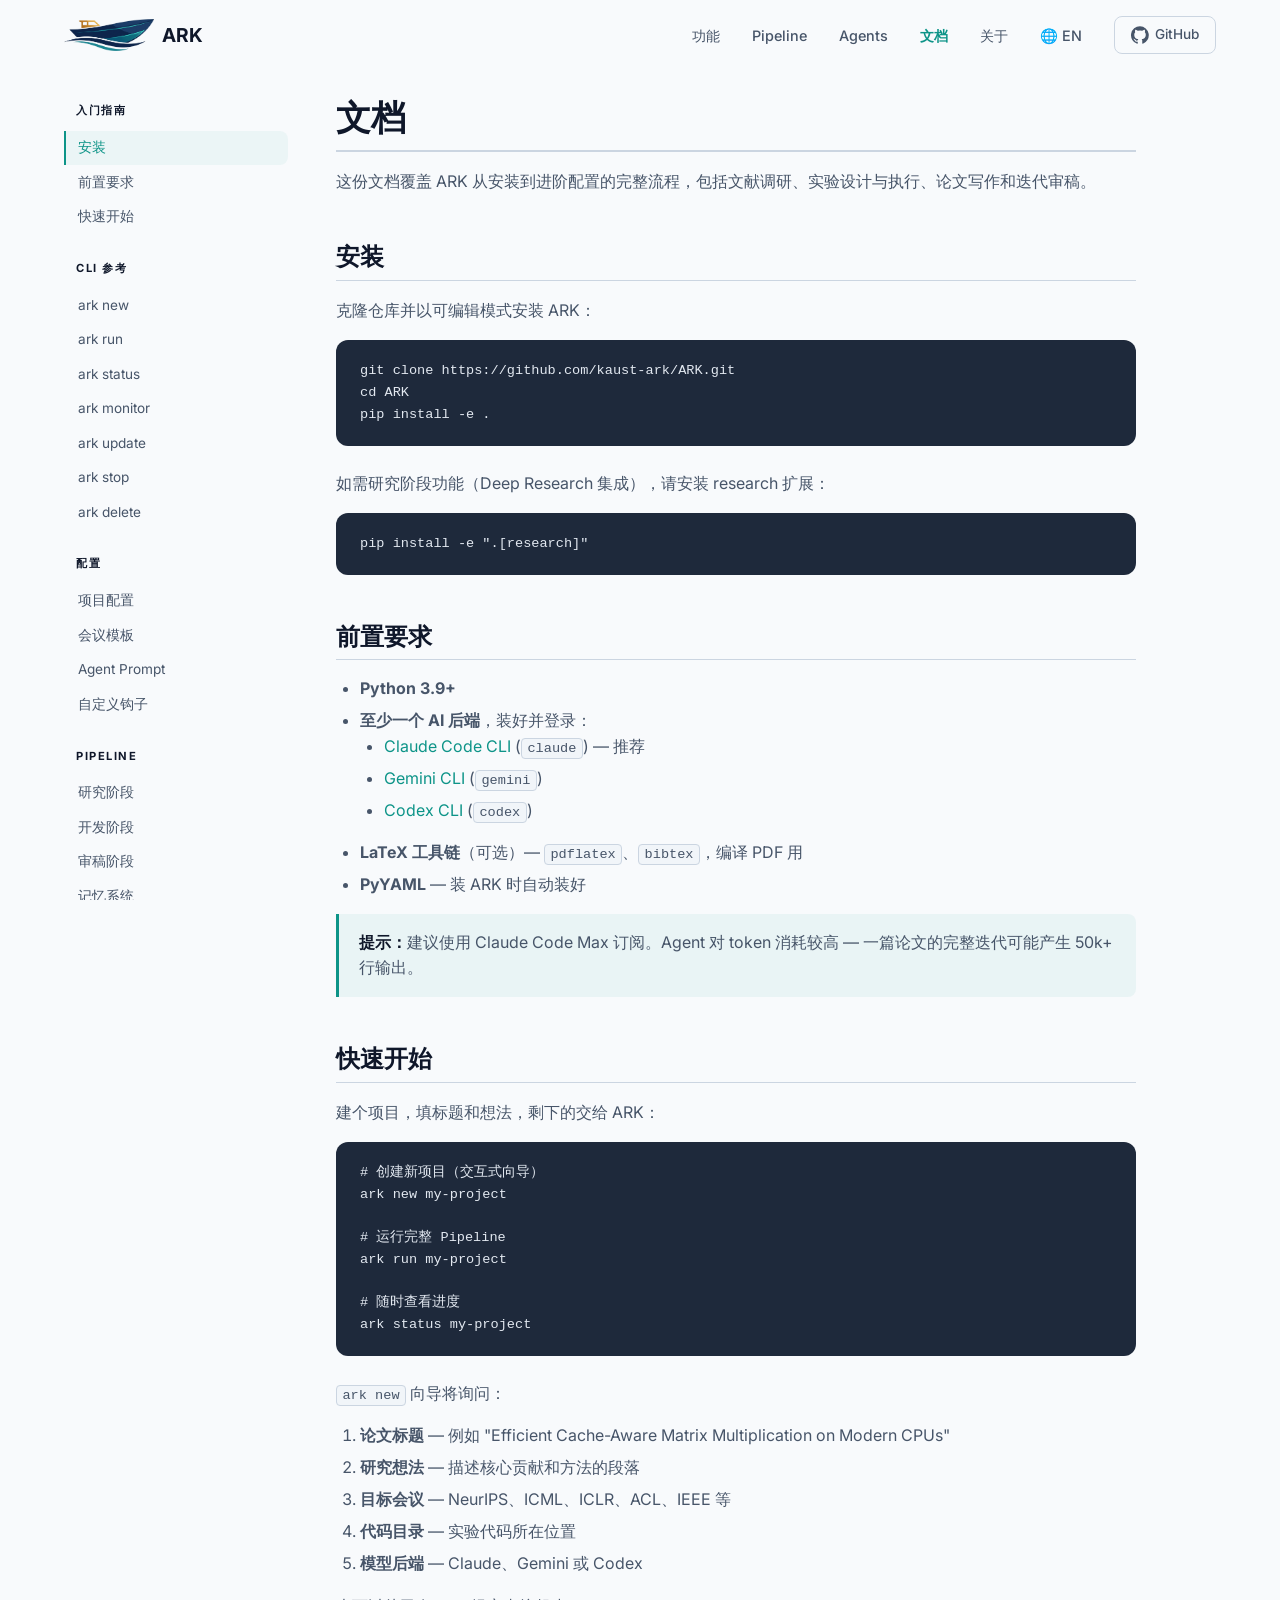
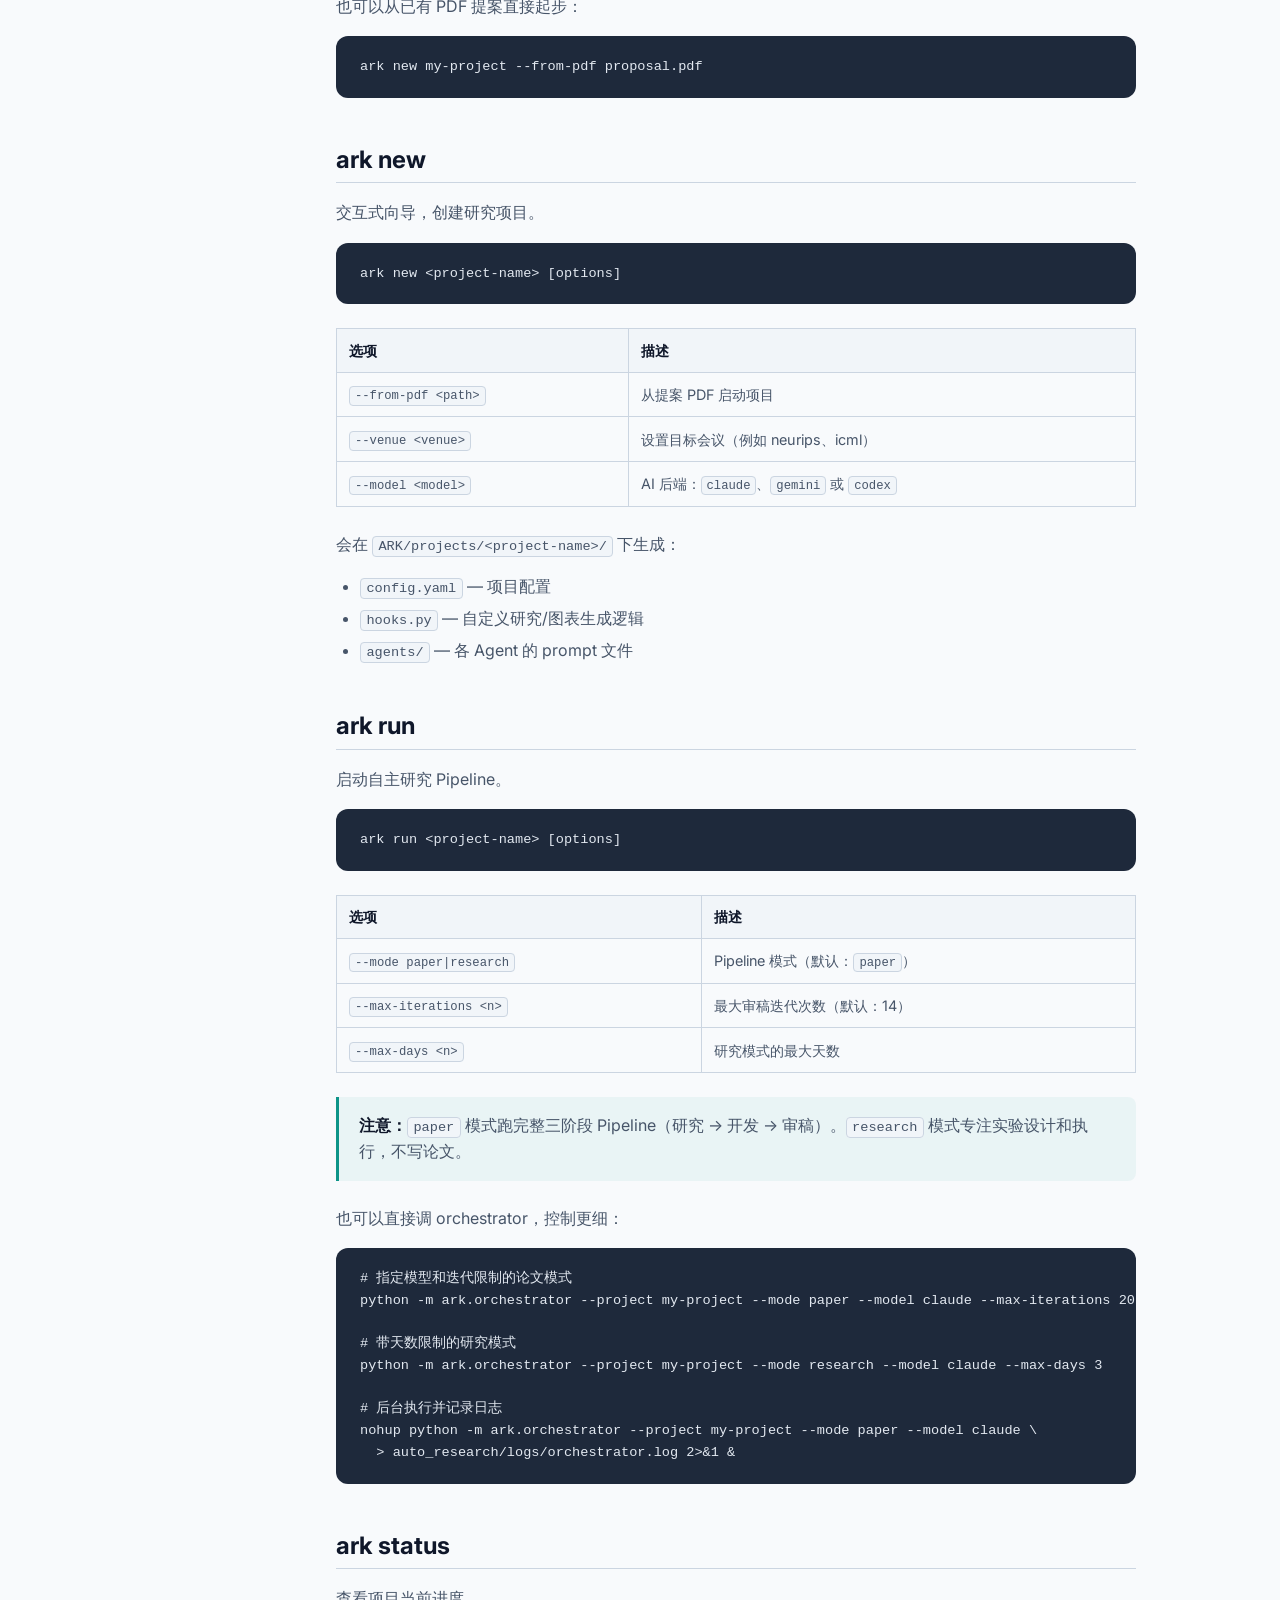
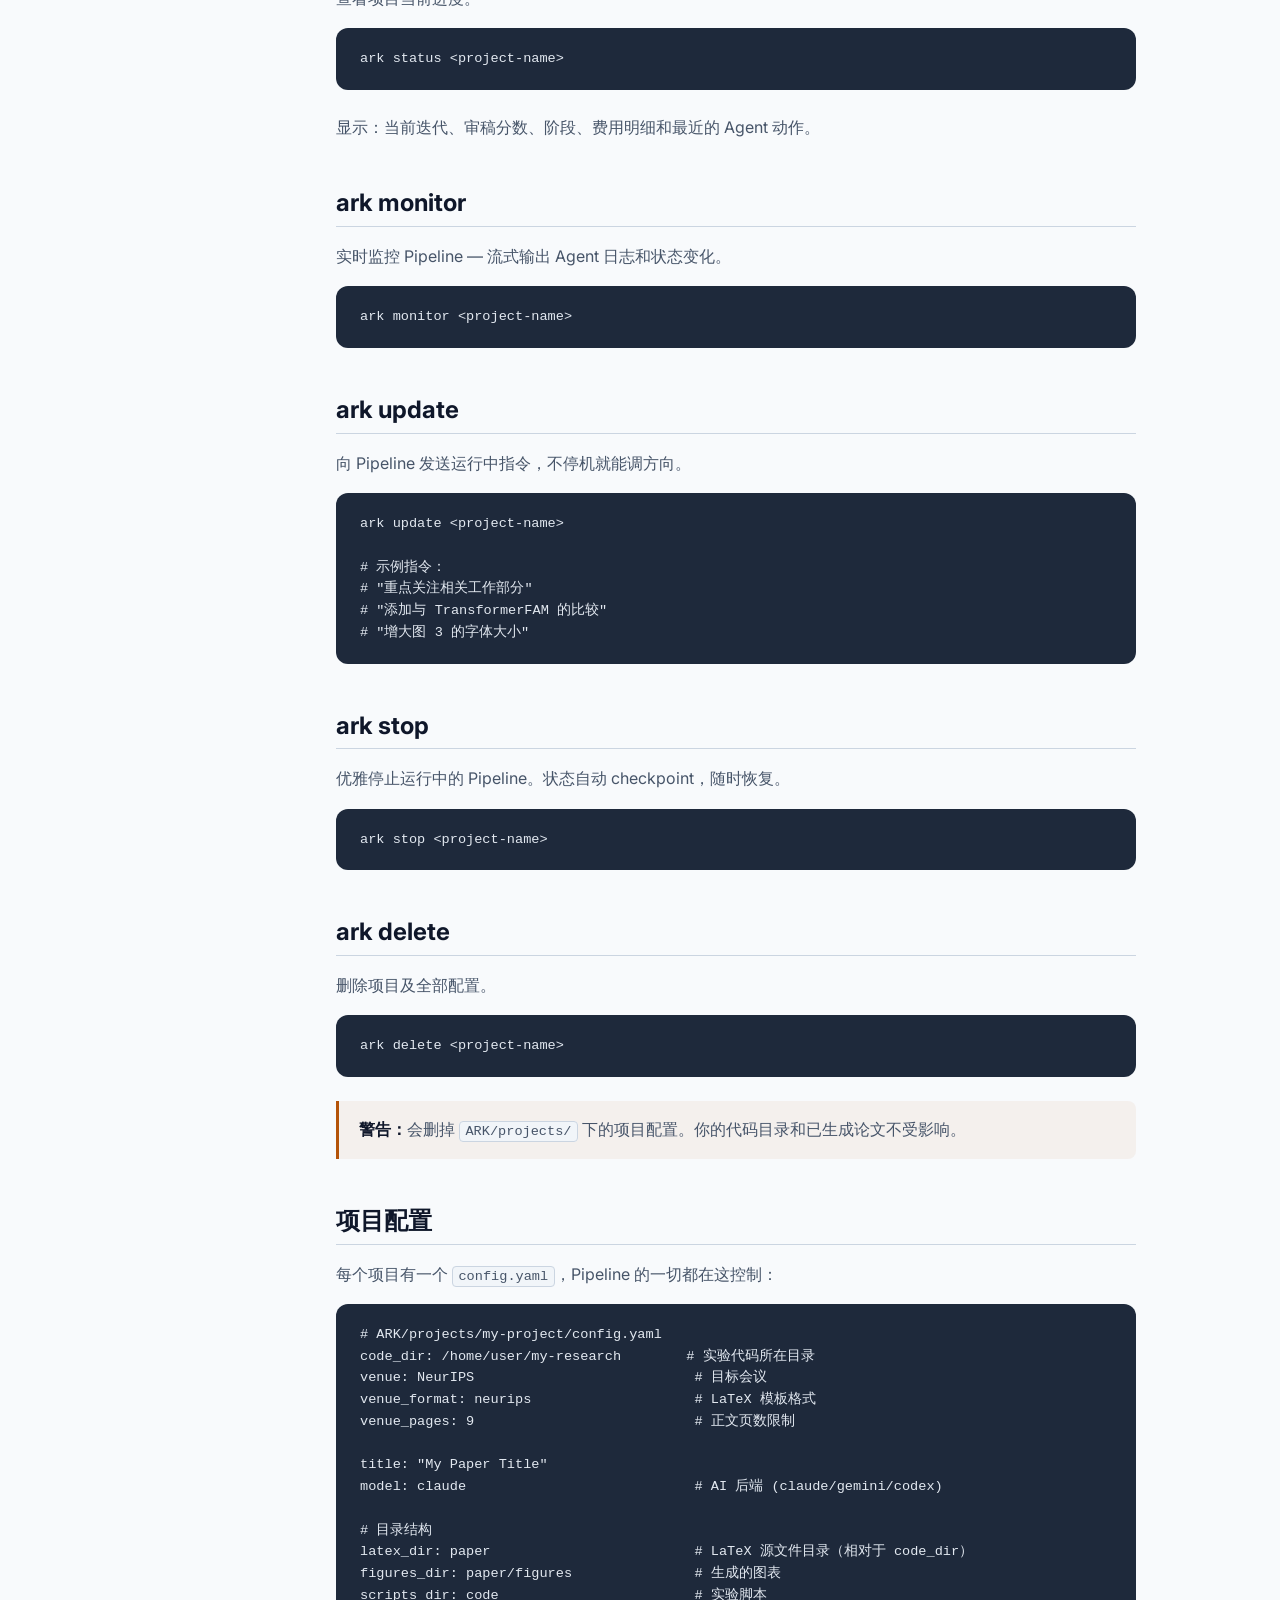
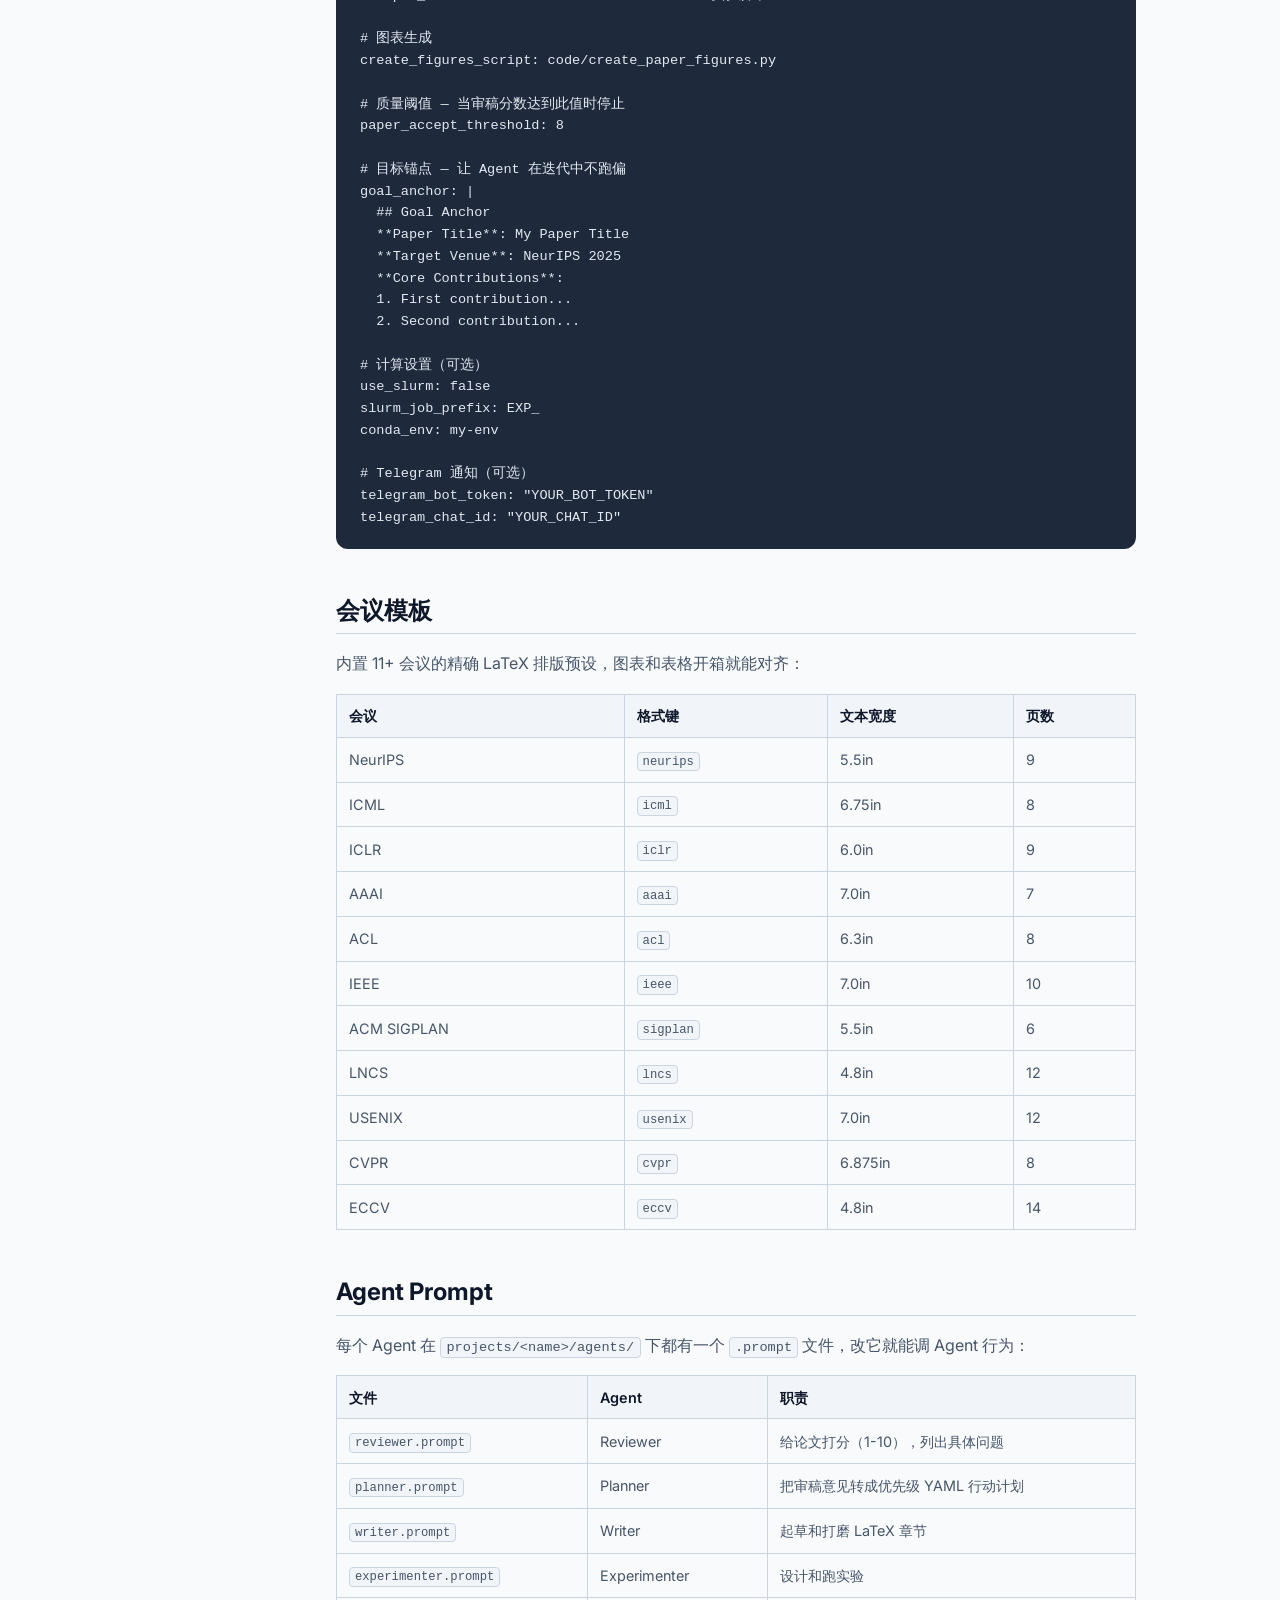
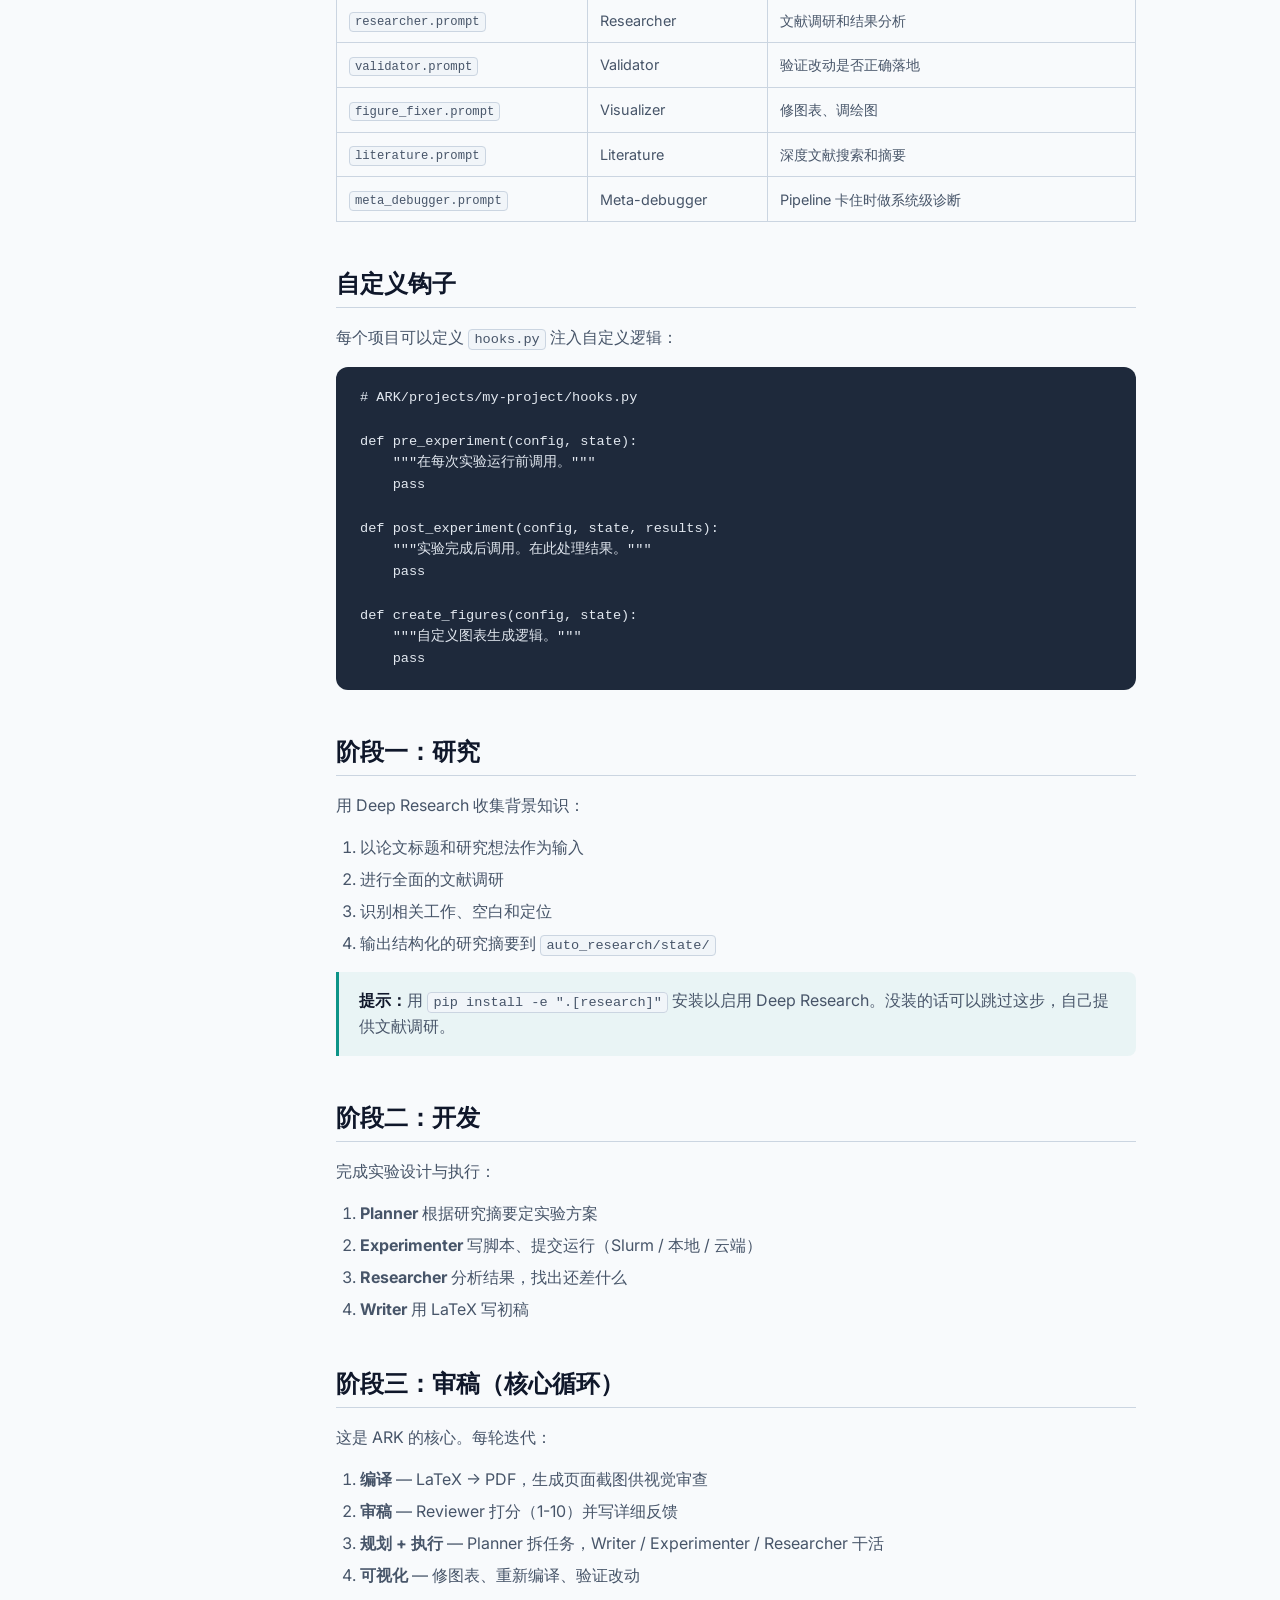
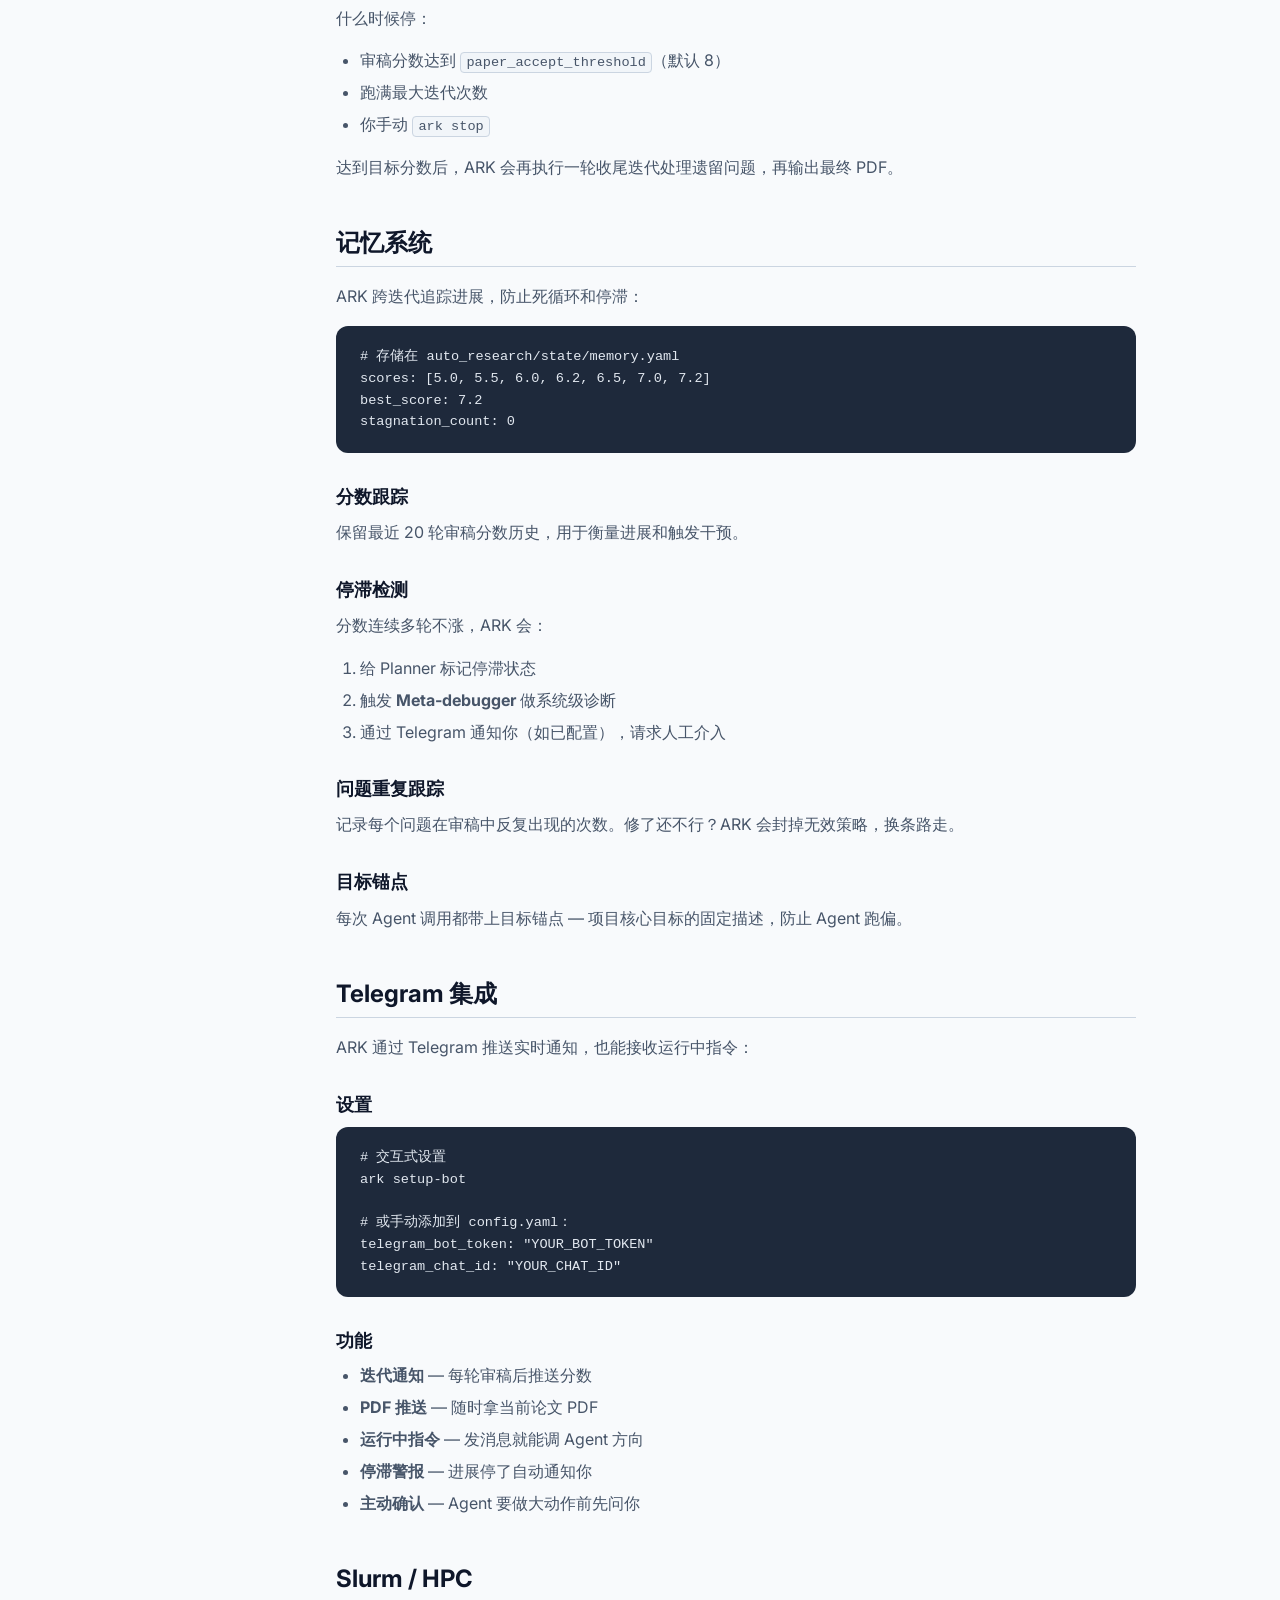
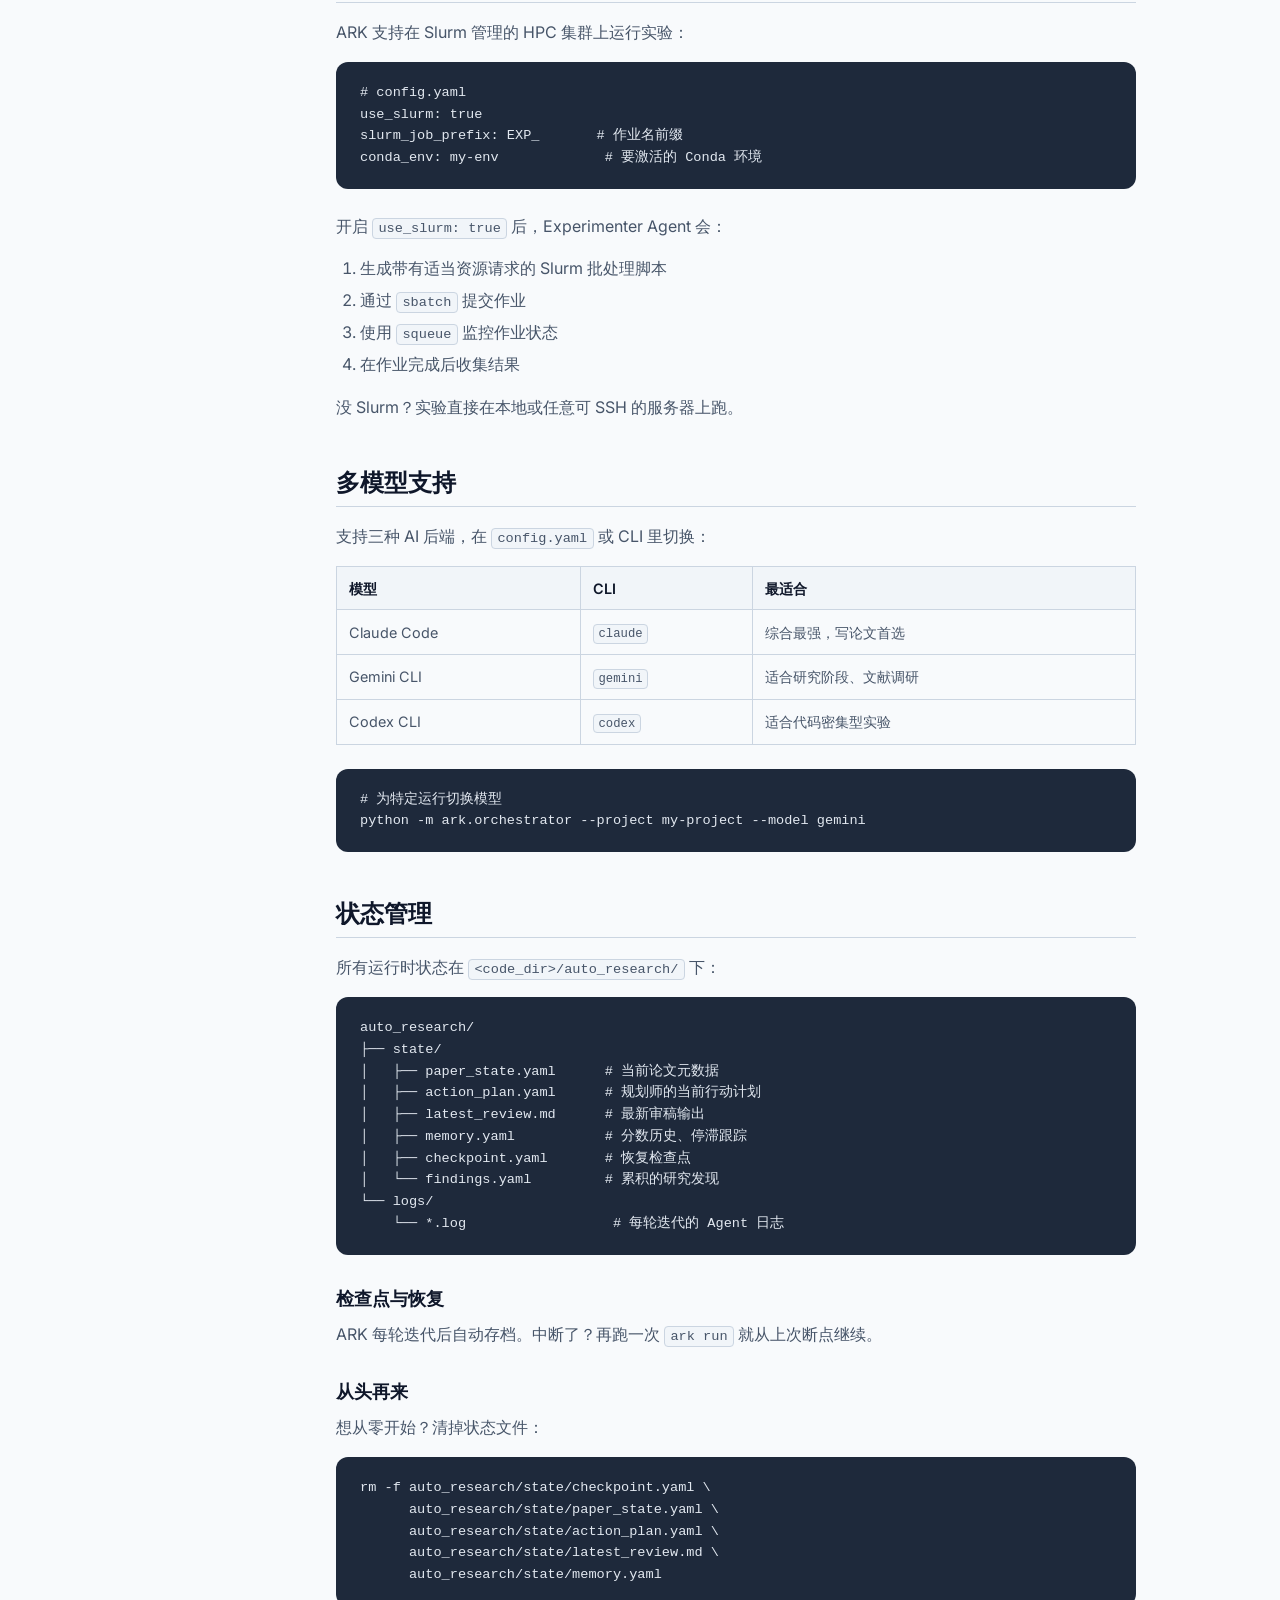
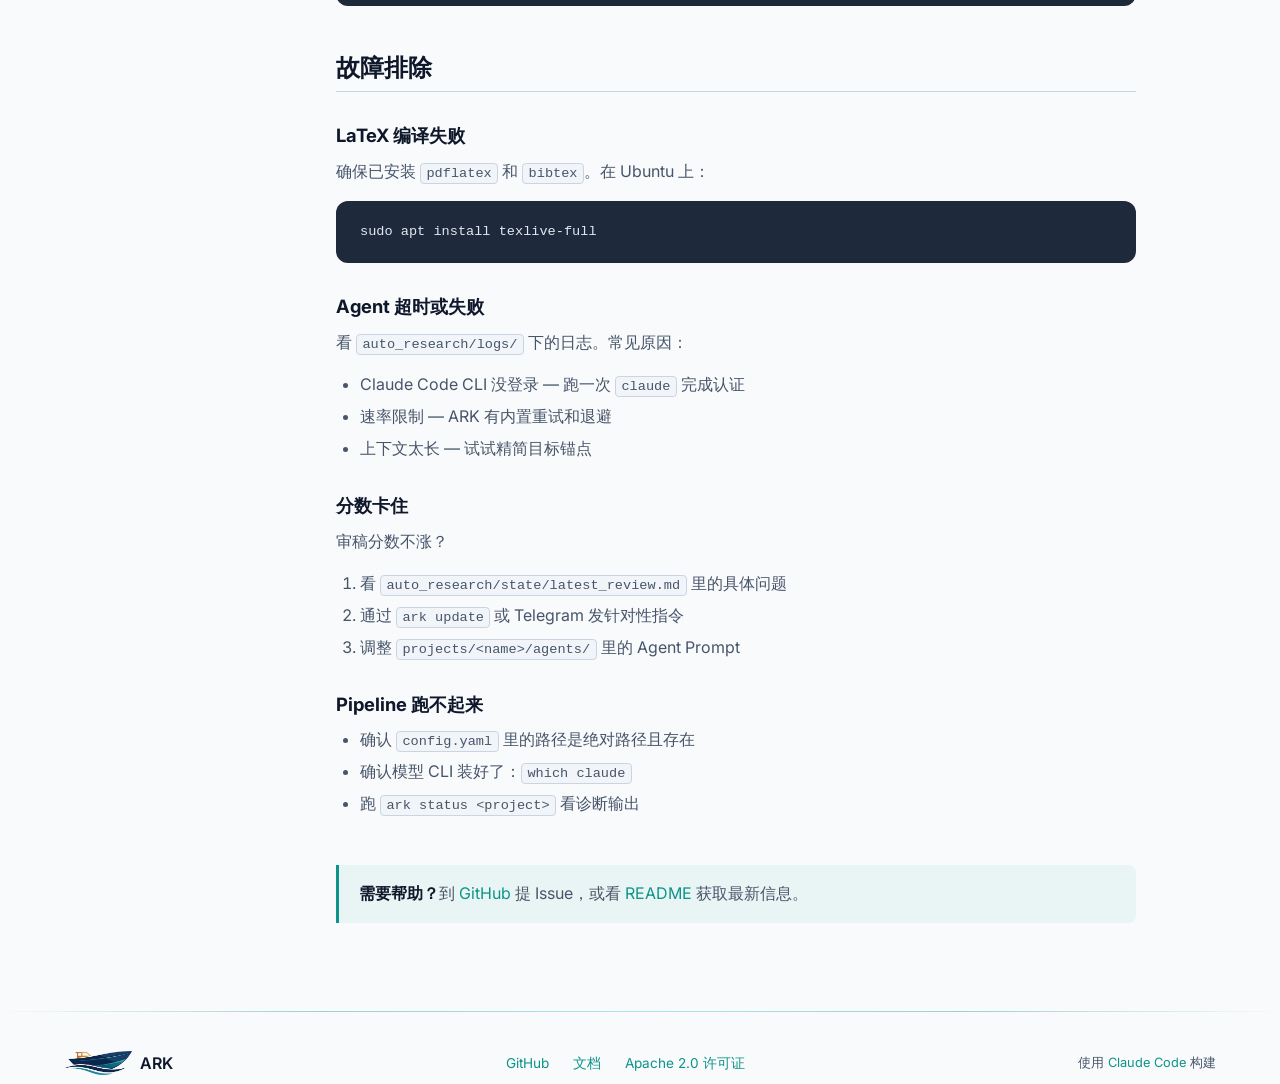
<file: zh/doc.html>
<!DOCTYPE html>
<html lang="zh-CN">
<head>
  <meta charset="UTF-8">
  <meta name="viewport" content="width=device-width, initial-scale=1.0">
  <title>文档 — ARK</title>
  <meta name="description" content="ARK 完整文档 — 自动科研套件。安装、配置、CLI 参考和进阶用法。">
  <link rel="icon" href="../assets/logo_ark_transparent.png" type="image/png">
  <link rel="preconnect" href="https://fonts.googleapis.com">
  <link rel="preconnect" href="https://fonts.gstatic.com" crossorigin>
  <link href="https://fonts.googleapis.com/css2?family=Inter:wght@400;500;600;700&display=swap" rel="stylesheet">
  <link rel="stylesheet" href="../css/style.css">
  <style>
    /* ===== Doc-specific styles ===== */
    .doc-layout {
      display: flex;
      gap: 2rem;
      max-width: var(--max-width);
      margin: 0 auto;
      padding: 6rem 1.5rem 4rem;
    }

    /* Sidebar */
    .doc-sidebar {
      position: sticky;
      top: 5rem;
      width: 240px;
      flex-shrink: 0;
      height: fit-content;
      max-height: calc(100vh - 6rem);
      overflow-y: auto;
      padding-right: 1rem;
    }
    .doc-sidebar a {
      display: block;
      padding: .4rem .75rem;
      font-size: .85rem;
      color: var(--text-muted);
      border-left: 2px solid transparent;
      transition: all .2s;
      border-radius: 0 var(--radius-sm) var(--radius-sm) 0;
    }
    .doc-sidebar a:hover,
    .doc-sidebar a.active {
      color: var(--teal);
      border-left-color: var(--teal);
      background: rgba(13, 148, 136, .05);
    }
    .doc-sidebar .sidebar-group {
      margin-bottom: 1.2rem;
    }
    .doc-sidebar .sidebar-group-title {
      font-size: .7rem;
      font-weight: 700;
      text-transform: uppercase;
      letter-spacing: 1.5px;
      color: var(--text-primary);
      padding: .4rem .75rem;
      margin-bottom: .25rem;
    }

    /* Main content */
    .doc-content {
      flex: 1;
      min-width: 0;
      max-width: 800px;
    }
    .doc-content h1 {
      font-size: 2.2rem;
      margin-bottom: 1rem;
      padding-bottom: .75rem;
      border-bottom: 2px solid var(--border);
    }
    .doc-content h2 {
      font-size: 1.5rem;
      margin-top: 3rem;
      margin-bottom: 1rem;
      padding-bottom: .5rem;
      border-bottom: 1px solid var(--border);
    }
    .doc-content h3 {
      font-size: 1.15rem;
      margin-top: 2rem;
      margin-bottom: .75rem;
    }
    .doc-content p {
      margin-bottom: 1rem;
      line-height: 1.7;
    }
    .doc-content ul, .doc-content ol {
      margin-bottom: 1rem;
      padding-left: 1.5rem;
    }
    .doc-content li {
      list-style: disc;
      margin-bottom: .4rem;
      line-height: 1.6;
    }
    .doc-content ol li {
      list-style: decimal;
    }
    .doc-content code {
      font-family: var(--mono);
      font-size: .85em;
      background: var(--card);
      padding: .15em .4em;
      border-radius: 4px;
      border: 1px solid var(--border);
    }
    .doc-content pre {
      background: #1e293b;
      color: #e2e8f0;
      padding: 1.25rem 1.5rem;
      border-radius: var(--radius);
      overflow-x: auto;
      margin-bottom: 1.5rem;
      font-family: var(--mono);
      font-size: .85rem;
      line-height: 1.6;
    }
    .doc-content pre code {
      background: none;
      border: none;
      padding: 0;
      color: inherit;
      font-size: inherit;
    }
    .doc-content table {
      width: 100%;
      border-collapse: collapse;
      margin-bottom: 1.5rem;
      font-size: .9rem;
    }
    .doc-content th, .doc-content td {
      text-align: left;
      padding: .6rem .75rem;
      border: 1px solid var(--border);
    }
    .doc-content th {
      background: var(--card);
      font-weight: 600;
      color: var(--text-primary);
    }
    .doc-content .callout {
      background: rgba(13, 148, 136, .06);
      border-left: 3px solid var(--teal);
      padding: 1rem 1.25rem;
      border-radius: 0 var(--radius-sm) var(--radius-sm) 0;
      margin-bottom: 1.5rem;
    }
    .doc-content .callout-warn {
      background: rgba(180, 83, 9, .06);
      border-left-color: var(--gold);
    }
    .doc-content .callout strong {
      color: var(--text-primary);
    }

    /* Mobile sidebar */
    @media (max-width: 768px) {
      .doc-layout { flex-direction: column; padding-top: 5rem; }
      .doc-sidebar {
        position: relative;
        top: 0;
        width: 100%;
        max-height: none;
        border-bottom: 1px solid var(--border);
        padding-bottom: 1rem;
        margin-bottom: 1rem;
      }
    }
  </style>
</head>
<body>

<!-- ===== Navbar ===== -->
<nav class="navbar" id="navbar" style="background:rgba(248,250,252,.95);backdrop-filter:blur(12px)">
  <div class="container">
    <a href="index.html" class="nav-brand">
      <img src="../assets/logo_ark_transparent.png" alt="ARK logo">
      ARK
    </a>
    <div class="nav-links" id="navLinks">
      <a href="index.html#features">功能</a>
      <a href="index.html#pipeline">Pipeline</a>
      <a href="index.html#agents">Agents</a>
      <a href="doc.html" style="color:var(--teal);font-weight:600">文档</a>
      <a href="about.html">关于</a>
      <a href="../doc.html" class="lang-toggle" title="Switch to English">🌐 EN</a>
      <a href="https://github.com/kaust-ark/ARK" target="_blank" rel="noopener" class="gh-link">
        <svg width="18" height="18" viewBox="0 0 24 24" fill="currentColor"><path d="M12 .3a12 12 0 00-3.8 23.38c.6.11.82-.26.82-.58v-2.16c-3.34.73-4.04-1.61-4.04-1.61a3.18 3.18 0 00-1.33-1.76c-1.09-.74.08-.73.08-.73a2.52 2.52 0 011.84 1.24 2.56 2.56 0 003.5 1 2.56 2.56 0 01.76-1.61c-2.67-.3-5.47-1.33-5.47-5.93a4.64 4.64 0 011.24-3.22 4.3 4.3 0 01.12-3.18s1-.33 3.3 1.23a11.4 11.4 0 016 0c2.3-1.56 3.3-1.23 3.3-1.23a4.3 4.3 0 01.12 3.18 4.64 4.64 0 011.24 3.22c0 4.61-2.81 5.63-5.48 5.93a2.86 2.86 0 01.82 2.22v3.29c0 .32.21.7.82.58A12 12 0 0012 .3"/></svg>
        GitHub
      </a>
    </div>
    <button class="hamburger" id="hamburger" aria-label="菜单">
      <span></span><span></span><span></span>
    </button>
  </div>
</nav>

<!-- ===== Doc Layout ===== -->
<div class="doc-layout">

  <!-- Sidebar -->
  <aside class="doc-sidebar">
    <div class="sidebar-group">
      <div class="sidebar-group-title">入门指南</div>
      <a href="#installation">安装</a>
      <a href="#prerequisites">前置要求</a>
      <a href="#quickstart">快速开始</a>
    </div>
    <div class="sidebar-group">
      <div class="sidebar-group-title">CLI 参考</div>
      <a href="#ark-new">ark new</a>
      <a href="#ark-run">ark run</a>
      <a href="#ark-status">ark status</a>
      <a href="#ark-monitor">ark monitor</a>
      <a href="#ark-update">ark update</a>
      <a href="#ark-stop">ark stop</a>
      <a href="#ark-delete">ark delete</a>
    </div>
    <div class="sidebar-group">
      <div class="sidebar-group-title">配置</div>
      <a href="#project-config">项目配置</a>
      <a href="#venue-presets">会议模板</a>
      <a href="#agent-prompts">Agent Prompt</a>
      <a href="#hooks">自定义钩子</a>
    </div>
    <div class="sidebar-group">
      <div class="sidebar-group-title">Pipeline</div>
      <a href="#research-phase">研究阶段</a>
      <a href="#development-phase">开发阶段</a>
      <a href="#review-phase">审稿阶段</a>
      <a href="#memory-system">记忆系统</a>
    </div>
    <div class="sidebar-group">
      <div class="sidebar-group-title">高级功能</div>
      <a href="#telegram-bot">Telegram 集成</a>
      <a href="#slurm">Slurm / HPC</a>
      <a href="#multi-model">多模型支持</a>
      <a href="#state-management">状态管理</a>
      <a href="#troubleshooting">故障排除</a>
    </div>
  </aside>

  <!-- Main content -->
  <main class="doc-content">
    <h1>文档</h1>
    <p>这份文档覆盖 ARK 从安装到进阶配置的完整流程，包括文献调研、实验设计与执行、论文写作和迭代审稿。</p>

    <!-- ===== GETTING STARTED ===== -->
    <h2 id="installation">安装</h2>
    <p>克隆仓库并以可编辑模式安装 ARK：</p>
    <pre><code>git clone https://github.com/kaust-ark/ARK.git
cd ARK
pip install -e .</code></pre>

    <p>如需研究阶段功能（Deep Research 集成），请安装 research 扩展：</p>
    <pre><code>pip install -e ".[research]"</code></pre>

    <h2 id="prerequisites">前置要求</h2>
    <ul>
      <li><strong>Python 3.9+</strong></li>
      <li><strong>至少一个 AI 后端</strong>，装好并登录：
        <ul>
          <li><a href="https://docs.anthropic.com/en/docs/claude-code" target="_blank">Claude Code CLI</a> (<code>claude</code>) — 推荐</li>
          <li><a href="https://github.com/google-gemini/gemini-cli" target="_blank">Gemini CLI</a> (<code>gemini</code>)</li>
          <li><a href="https://github.com/openai/codex" target="_blank">Codex CLI</a> (<code>codex</code>)</li>
        </ul>
      </li>
      <li><strong>LaTeX 工具链</strong>（可选）— <code>pdflatex</code>、<code>bibtex</code>，编译 PDF 用</li>
      <li><strong>PyYAML</strong> — 装 ARK 时自动装好</li>
    </ul>

    <div class="callout">
      <strong>提示：</strong>建议使用 Claude Code Max 订阅。Agent 对 token 消耗较高 &mdash; 一篇论文的完整迭代可能产生 50k+ 行输出。
    </div>

    <h2 id="quickstart">快速开始</h2>
    <p>建个项目，填标题和想法，剩下的交给 ARK：</p>
    <pre><code># 创建新项目（交互式向导）
ark new my-project

# 运行完整 Pipeline
ark run my-project

# 随时查看进度
ark status my-project</code></pre>

    <p><code>ark new</code> 向导将询问：</p>
    <ol>
      <li><strong>论文标题</strong> — 例如 "Efficient Cache-Aware Matrix Multiplication on Modern CPUs"</li>
      <li><strong>研究想法</strong> — 描述核心贡献和方法的段落</li>
      <li><strong>目标会议</strong> — NeurIPS、ICML、ICLR、ACL、IEEE 等</li>
      <li><strong>代码目录</strong> — 实验代码所在位置</li>
      <li><strong>模型后端</strong> — Claude、Gemini 或 Codex</li>
    </ol>

    <p>也可以从已有 PDF 提案直接起步：</p>
    <pre><code>ark new my-project --from-pdf proposal.pdf</code></pre>

    <!-- ===== CLI REFERENCE ===== -->
    <h2 id="ark-new">ark new</h2>
    <p>交互式向导，创建研究项目。</p>
    <pre><code>ark new &lt;project-name&gt; [options]</code></pre>
    <table>
      <tr><th>选项</th><th>描述</th></tr>
      <tr><td><code>--from-pdf &lt;path&gt;</code></td><td>从提案 PDF 启动项目</td></tr>
      <tr><td><code>--venue &lt;venue&gt;</code></td><td>设置目标会议（例如 neurips、icml）</td></tr>
      <tr><td><code>--model &lt;model&gt;</code></td><td>AI 后端：<code>claude</code>、<code>gemini</code> 或 <code>codex</code></td></tr>
    </table>
    <p>会在 <code>ARK/projects/&lt;project-name&gt;/</code> 下生成：</p>
    <ul>
      <li><code>config.yaml</code> — 项目配置</li>
      <li><code>hooks.py</code> — 自定义研究/图表生成逻辑</li>
      <li><code>agents/</code> — 各 Agent 的 prompt 文件</li>
    </ul>

    <h2 id="ark-run">ark run</h2>
    <p>启动自主研究 Pipeline。</p>
    <pre><code>ark run &lt;project-name&gt; [options]</code></pre>
    <table>
      <tr><th>选项</th><th>描述</th></tr>
      <tr><td><code>--mode paper|research</code></td><td>Pipeline 模式（默认：<code>paper</code>）</td></tr>
      <tr><td><code>--max-iterations &lt;n&gt;</code></td><td>最大审稿迭代次数（默认：14）</td></tr>
      <tr><td><code>--max-days &lt;n&gt;</code></td><td>研究模式的最大天数</td></tr>
    </table>

    <div class="callout">
      <strong>注意：</strong><code>paper</code> 模式跑完整三阶段 Pipeline（研究 → 开发 → 审稿）。<code>research</code> 模式专注实验设计和执行，不写论文。
    </div>

    <p>也可以直接调 orchestrator，控制更细：</p>
    <pre><code># 指定模型和迭代限制的论文模式
python -m ark.orchestrator --project my-project --mode paper --model claude --max-iterations 20

# 带天数限制的研究模式
python -m ark.orchestrator --project my-project --mode research --model claude --max-days 3

# 后台执行并记录日志
nohup python -m ark.orchestrator --project my-project --mode paper --model claude \
  > auto_research/logs/orchestrator.log 2>&1 &</code></pre>

    <h2 id="ark-status">ark status</h2>
    <p>查看项目当前进度。</p>
    <pre><code>ark status &lt;project-name&gt;</code></pre>
    <p>显示：当前迭代、审稿分数、阶段、费用明细和最近的 Agent 动作。</p>

    <h2 id="ark-monitor">ark monitor</h2>
    <p>实时监控 Pipeline &mdash; 流式输出 Agent 日志和状态变化。</p>
    <pre><code>ark monitor &lt;project-name&gt;</code></pre>

    <h2 id="ark-update">ark update</h2>
    <p>向 Pipeline 发送运行中指令，不停机就能调方向。</p>
    <pre><code>ark update &lt;project-name&gt;

# 示例指令：
# "重点关注相关工作部分"
# "添加与 TransformerFAM 的比较"
# "增大图 3 的字体大小"</code></pre>

    <h2 id="ark-stop">ark stop</h2>
    <p>优雅停止运行中的 Pipeline。状态自动 checkpoint，随时恢复。</p>
    <pre><code>ark stop &lt;project-name&gt;</code></pre>

    <h2 id="ark-delete">ark delete</h2>
    <p>删除项目及全部配置。</p>
    <pre><code>ark delete &lt;project-name&gt;</code></pre>

    <div class="callout callout-warn">
      <strong>警告：</strong>会删掉 <code>ARK/projects/</code> 下的项目配置。你的代码目录和已生成论文不受影响。
    </div>

    <!-- ===== CONFIGURATION ===== -->
    <h2 id="project-config">项目配置</h2>
    <p>每个项目有一个 <code>config.yaml</code>，Pipeline 的一切都在这控制：</p>
    <pre><code># ARK/projects/my-project/config.yaml
code_dir: /home/user/my-research        # 实验代码所在目录
venue: NeurIPS                           # 目标会议
venue_format: neurips                    # LaTeX 模板格式
venue_pages: 9                           # 正文页数限制

title: "My Paper Title"
model: claude                            # AI 后端 (claude/gemini/codex)

# 目录结构
latex_dir: paper                         # LaTeX 源文件目录（相对于 code_dir）
figures_dir: paper/figures               # 生成的图表
scripts_dir: code                        # 实验脚本

# 图表生成
create_figures_script: code/create_paper_figures.py

# 质量阈值 — 当审稿分数达到此值时停止
paper_accept_threshold: 8

# 目标锚点 — 让 Agent 在迭代中不跑偏
goal_anchor: |
  ## Goal Anchor
  **Paper Title**: My Paper Title
  **Target Venue**: NeurIPS 2025
  **Core Contributions**:
  1. First contribution...
  2. Second contribution...

# 计算设置（可选）
use_slurm: false
slurm_job_prefix: EXP_
conda_env: my-env

# Telegram 通知（可选）
telegram_bot_token: "YOUR_BOT_TOKEN"
telegram_chat_id: "YOUR_CHAT_ID"</code></pre>

    <h2 id="venue-presets">会议模板</h2>
    <p>内置 11+ 会议的精确 LaTeX 排版预设，图表和表格开箱就能对齐：</p>
    <table>
      <tr><th>会议</th><th>格式键</th><th>文本宽度</th><th>页数</th></tr>
      <tr><td>NeurIPS</td><td><code>neurips</code></td><td>5.5in</td><td>9</td></tr>
      <tr><td>ICML</td><td><code>icml</code></td><td>6.75in</td><td>8</td></tr>
      <tr><td>ICLR</td><td><code>iclr</code></td><td>6.0in</td><td>9</td></tr>
      <tr><td>AAAI</td><td><code>aaai</code></td><td>7.0in</td><td>7</td></tr>
      <tr><td>ACL</td><td><code>acl</code></td><td>6.3in</td><td>8</td></tr>
      <tr><td>IEEE</td><td><code>ieee</code></td><td>7.0in</td><td>10</td></tr>
      <tr><td>ACM SIGPLAN</td><td><code>sigplan</code></td><td>5.5in</td><td>6</td></tr>
      <tr><td>LNCS</td><td><code>lncs</code></td><td>4.8in</td><td>12</td></tr>
      <tr><td>USENIX</td><td><code>usenix</code></td><td>7.0in</td><td>12</td></tr>
      <tr><td>CVPR</td><td><code>cvpr</code></td><td>6.875in</td><td>8</td></tr>
      <tr><td>ECCV</td><td><code>eccv</code></td><td>4.8in</td><td>14</td></tr>
    </table>

    <h2 id="agent-prompts">Agent Prompt</h2>
    <p>每个 Agent 在 <code>projects/&lt;name&gt;/agents/</code> 下都有一个 <code>.prompt</code> 文件，改它就能调 Agent 行为：</p>
    <table>
      <tr><th>文件</th><th>Agent</th><th>职责</th></tr>
      <tr><td><code>reviewer.prompt</code></td><td>Reviewer</td><td>给论文打分（1-10），列出具体问题</td></tr>
      <tr><td><code>planner.prompt</code></td><td>Planner</td><td>把审稿意见转成优先级 YAML 行动计划</td></tr>
      <tr><td><code>writer.prompt</code></td><td>Writer</td><td>起草和打磨 LaTeX 章节</td></tr>
      <tr><td><code>experimenter.prompt</code></td><td>Experimenter</td><td>设计和跑实验</td></tr>
      <tr><td><code>researcher.prompt</code></td><td>Researcher</td><td>文献调研和结果分析</td></tr>
      <tr><td><code>validator.prompt</code></td><td>Validator</td><td>验证改动是否正确落地</td></tr>
      <tr><td><code>figure_fixer.prompt</code></td><td>Visualizer</td><td>修图表、调绘图</td></tr>
      <tr><td><code>literature.prompt</code></td><td>Literature</td><td>深度文献搜索和摘要</td></tr>
      <tr><td><code>meta_debugger.prompt</code></td><td>Meta-debugger</td><td>Pipeline 卡住时做系统级诊断</td></tr>
    </table>

    <h2 id="hooks">自定义钩子</h2>
    <p>每个项目可以定义 <code>hooks.py</code> 注入自定义逻辑：</p>
    <pre><code># ARK/projects/my-project/hooks.py

def pre_experiment(config, state):
    """在每次实验运行前调用。"""
    pass

def post_experiment(config, state, results):
    """实验完成后调用。在此处理结果。"""
    pass

def create_figures(config, state):
    """自定义图表生成逻辑。"""
    pass</code></pre>

    <!-- ===== PIPELINE ===== -->
    <h2 id="research-phase">阶段一：研究</h2>
    <p>用 Deep Research 收集背景知识：</p>
    <ol>
      <li>以论文标题和研究想法作为输入</li>
      <li>进行全面的文献调研</li>
      <li>识别相关工作、空白和定位</li>
      <li>输出结构化的研究摘要到 <code>auto_research/state/</code></li>
    </ol>
    <div class="callout">
      <strong>提示：</strong>用 <code>pip install -e ".[research]"</code> 安装以启用 Deep Research。没装的话可以跳过这步，自己提供文献调研。
    </div>

    <h2 id="development-phase">阶段二：开发</h2>
    <p>完成实验设计与执行：</p>
    <ol>
      <li><strong>Planner</strong> 根据研究摘要定实验方案</li>
      <li><strong>Experimenter</strong> 写脚本、提交运行（Slurm / 本地 / 云端）</li>
      <li><strong>Researcher</strong> 分析结果，找出还差什么</li>
      <li><strong>Writer</strong> 用 LaTeX 写初稿</li>
    </ol>

    <h2 id="review-phase">阶段三：审稿（核心循环）</h2>
    <p>这是 ARK 的核心。每轮迭代：</p>
    <ol>
      <li><strong>编译</strong> — LaTeX → PDF，生成页面截图供视觉审查</li>
      <li><strong>审稿</strong> — Reviewer 打分（1-10）并写详细反馈</li>
      <li><strong>规划 + 执行</strong> — Planner 拆任务，Writer / Experimenter / Researcher 干活</li>
      <li><strong>可视化</strong> — 修图表、重新编译、验证改动</li>
    </ol>

    <p>什么时候停：</p>
    <ul>
      <li>审稿分数达到 <code>paper_accept_threshold</code>（默认 8）</li>
      <li>跑满最大迭代次数</li>
      <li>你手动 <code>ark stop</code></li>
    </ul>

    <p>达到目标分数后，ARK 会再执行一轮收尾迭代处理遗留问题，再输出最终 PDF。</p>

    <h2 id="memory-system">记忆系统</h2>
    <p>ARK 跨迭代追踪进展，防止死循环和停滞：</p>
    <pre><code># 存储在 auto_research/state/memory.yaml
scores: [5.0, 5.5, 6.0, 6.2, 6.5, 7.0, 7.2]
best_score: 7.2
stagnation_count: 0</code></pre>

    <h3>分数跟踪</h3>
    <p>保留最近 20 轮审稿分数历史，用于衡量进展和触发干预。</p>

    <h3>停滞检测</h3>
    <p>分数连续多轮不涨，ARK 会：</p>
    <ol>
      <li>给 Planner 标记停滞状态</li>
      <li>触发 <strong>Meta-debugger</strong> 做系统级诊断</li>
      <li>通过 Telegram 通知你（如已配置），请求人工介入</li>
    </ol>

    <h3>问题重复跟踪</h3>
    <p>记录每个问题在审稿中反复出现的次数。修了还不行？ARK 会封掉无效策略，换条路走。</p>

    <h3>目标锚点</h3>
    <p>每次 Agent 调用都带上目标锚点 &mdash; 项目核心目标的固定描述，防止 Agent 跑偏。</p>

    <!-- ===== ADVANCED ===== -->
    <h2 id="telegram-bot">Telegram 集成</h2>
    <p>ARK 通过 Telegram 推送实时通知，也能接收运行中指令：</p>

    <h3>设置</h3>
    <pre><code># 交互式设置
ark setup-bot

# 或手动添加到 config.yaml：
telegram_bot_token: "YOUR_BOT_TOKEN"
telegram_chat_id: "YOUR_CHAT_ID"</code></pre>

    <h3>功能</h3>
    <ul>
      <li><strong>迭代通知</strong> — 每轮审稿后推送分数</li>
      <li><strong>PDF 推送</strong> — 随时拿当前论文 PDF</li>
      <li><strong>运行中指令</strong> — 发消息就能调 Agent 方向</li>
      <li><strong>停滞警报</strong> — 进展停了自动通知你</li>
      <li><strong>主动确认</strong> — Agent 要做大动作前先问你</li>
    </ul>

    <h2 id="slurm">Slurm / HPC</h2>
    <p>ARK 支持在 Slurm 管理的 HPC 集群上运行实验：</p>
    <pre><code># config.yaml
use_slurm: true
slurm_job_prefix: EXP_       # 作业名前缀
conda_env: my-env             # 要激活的 Conda 环境</code></pre>

    <p>开启 <code>use_slurm: true</code> 后，Experimenter Agent 会：</p>
    <ol>
      <li>生成带有适当资源请求的 Slurm 批处理脚本</li>
      <li>通过 <code>sbatch</code> 提交作业</li>
      <li>使用 <code>squeue</code> 监控作业状态</li>
      <li>在作业完成后收集结果</li>
    </ol>

    <p>没 Slurm？实验直接在本地或任意可 SSH 的服务器上跑。</p>

    <h2 id="multi-model">多模型支持</h2>
    <p>支持三种 AI 后端，在 <code>config.yaml</code> 或 CLI 里切换：</p>
    <table>
      <tr><th>模型</th><th>CLI</th><th>最适合</th></tr>
      <tr><td>Claude Code</td><td><code>claude</code></td><td>综合最强，写论文首选</td></tr>
      <tr><td>Gemini CLI</td><td><code>gemini</code></td><td>适合研究阶段、文献调研</td></tr>
      <tr><td>Codex CLI</td><td><code>codex</code></td><td>适合代码密集型实验</td></tr>
    </table>

    <pre><code># 为特定运行切换模型
python -m ark.orchestrator --project my-project --model gemini</code></pre>

    <h2 id="state-management">状态管理</h2>
    <p>所有运行时状态在 <code>&lt;code_dir&gt;/auto_research/</code> 下：</p>
    <pre><code>auto_research/
├── state/
│   ├── paper_state.yaml      # 当前论文元数据
│   ├── action_plan.yaml      # 规划师的当前行动计划
│   ├── latest_review.md      # 最新审稿输出
│   ├── memory.yaml           # 分数历史、停滞跟踪
│   ├── checkpoint.yaml       # 恢复检查点
│   └── findings.yaml         # 累积的研究发现
└── logs/
    └── *.log                  # 每轮迭代的 Agent 日志</code></pre>

    <h3>检查点与恢复</h3>
    <p>ARK 每轮迭代后自动存档。中断了？再跑一次 <code>ark run</code> 就从上次断点继续。</p>

    <h3>从头再来</h3>
    <p>想从零开始？清掉状态文件：</p>
    <pre><code>rm -f auto_research/state/checkpoint.yaml \
      auto_research/state/paper_state.yaml \
      auto_research/state/action_plan.yaml \
      auto_research/state/latest_review.md \
      auto_research/state/memory.yaml</code></pre>

    <h2 id="troubleshooting">故障排除</h2>

    <h3>LaTeX 编译失败</h3>
    <p>确保已安装 <code>pdflatex</code> 和 <code>bibtex</code>。在 Ubuntu 上：</p>
    <pre><code>sudo apt install texlive-full</code></pre>

    <h3>Agent 超时或失败</h3>
    <p>看 <code>auto_research/logs/</code> 下的日志。常见原因：</p>
    <ul>
      <li>Claude Code CLI 没登录 — 跑一次 <code>claude</code> 完成认证</li>
      <li>速率限制 — ARK 有内置重试和退避</li>
      <li>上下文太长 — 试试精简目标锚点</li>
    </ul>

    <h3>分数卡住</h3>
    <p>审稿分数不涨？</p>
    <ol>
      <li>看 <code>auto_research/state/latest_review.md</code> 里的具体问题</li>
      <li>通过 <code>ark update</code> 或 Telegram 发针对性指令</li>
      <li>调整 <code>projects/&lt;name&gt;/agents/</code> 里的 Agent Prompt</li>
    </ol>

    <h3>Pipeline 跑不起来</h3>
    <ul>
      <li>确认 <code>config.yaml</code> 里的路径是绝对路径且存在</li>
      <li>确认模型 CLI 装好了：<code>which claude</code></li>
      <li>跑 <code>ark status &lt;project&gt;</code> 看诊断输出</li>
    </ul>

    <div class="callout" style="margin-top:3rem">
      <strong>需要帮助？</strong>到 <a href="https://github.com/kaust-ark/ARK/issues" target="_blank">GitHub</a> 提 Issue，或看 <a href="https://github.com/kaust-ark/ARK/blob/main/README.md" target="_blank">README</a> 获取最新信息。
    </div>
  </main>
</div>

<!-- ===== Footer ===== -->
<footer class="footer">
  <div class="container">
    <div class="footer-brand">
      <img src="../assets/logo_ark_transparent.png" alt="ARK">
      ARK
    </div>
    <div class="footer-links">
      <a href="https://github.com/kaust-ark/ARK" target="_blank" rel="noopener">GitHub</a>
      <a href="doc.html">文档</a>
      <a href="https://github.com/kaust-ark/ARK/blob/main/LICENSE" target="_blank" rel="noopener">Apache 2.0 许可证</a>
    </div>
    <p class="footer-note">使用 <a href="https://claude.ai/claude-code" target="_blank" rel="noopener">Claude Code</a> 构建</p>
  </div>
</footer>

<script>
// Navbar scroll effect
const navbar = document.getElementById('navbar');
window.addEventListener('scroll', () => {
  navbar.classList.toggle('scrolled', window.scrollY > 20);
});

// Mobile hamburger
const hamburger = document.getElementById('hamburger');
const navLinks = document.getElementById('navLinks');
hamburger?.addEventListener('click', () => {
  hamburger.classList.toggle('open');
  navLinks.classList.toggle('open');
});

// Active sidebar link tracking
const sections = document.querySelectorAll('.doc-content h2[id], .doc-content h3[id]');
const sidebarLinks = document.querySelectorAll('.doc-sidebar a');

const observer = new IntersectionObserver((entries) => {
  entries.forEach(entry => {
    if (entry.isIntersecting) {
      sidebarLinks.forEach(link => link.classList.remove('active'));
      const activeLink = document.querySelector(`.doc-sidebar a[href="#${entry.target.id}"]`);
      if (activeLink) activeLink.classList.add('active');
    }
  });
}, { rootMargin: '-80px 0px -60% 0px' });

sections.forEach(section => observer.observe(section));
</script>
</body>
</html>
</file>
<file: css/style.css>
/* ===== CSS Variables — Cool Slate Theme ===== */
:root {
  --bg: #f8fafc;
  --card: #f1f5f9;
  --border: #cbd5e1;
  --teal: #0d9488;
  --teal-light: #2dd4bf;
  --teal-dark: #0f766e;
  --gold: #b45309;
  --text-primary: #0f172a;
  --text-muted: #475569;
  --font: 'Inter', system-ui, -apple-system, sans-serif;
  --mono: 'JetBrains Mono', 'Fira Code', 'Cascadia Code', monospace;
  --max-width: 1200px;
  --radius: 12px;
  --radius-sm: 8px;
  --radius-lg: 16px;
}

/* ===== Reset ===== */
*, *::before, *::after { box-sizing: border-box; margin: 0; padding: 0; }
html { scroll-behavior: smooth; font-size: 16px; scroll-padding-top: 80px; }
body {
  font-family: var(--font);
  background: var(--bg);
  color: var(--text-muted);
  line-height: 1.6;
  overflow-x: hidden;
  -webkit-font-smoothing: antialiased;
  -moz-osx-font-smoothing: grayscale;
}
a { color: var(--teal); text-decoration: none; transition: color .2s; }
a:hover { color: var(--teal-dark); }
img { max-width: 100%; height: auto; display: block; }
ul { list-style: none; }
button { font-family: var(--font); cursor: pointer; border: none; background: none; }

/* ===== Typography ===== */
h1, h2, h3, h4 { color: var(--text-primary); font-weight: 700; line-height: 1.2; }
h1 { font-size: clamp(2.2rem, 5vw, 3.5rem); }
h2 { font-size: clamp(1.6rem, 3vw, 2.4rem); }
h3 { font-size: 1.15rem; }
.section-label {
  text-transform: uppercase;
  font-size: .75rem;
  font-weight: 600;
  letter-spacing: 2px;
  color: var(--teal);
  margin-bottom: .5rem;
}
.section-title { margin-bottom: 1rem; }
.section-subtitle {
  max-width: 600px;
  margin: 0 auto 3rem;
  text-align: center;
}

/* ===== Layout ===== */
.container { width: 100%; max-width: var(--max-width); margin: 0 auto; padding: 0 1.5rem; }
section { padding: 5rem 0; }

/* ===== Scroll Progress Bar ===== */
.scroll-progress {
  position: fixed; top: 0; left: 0; height: 3px; z-index: 1100;
  background: linear-gradient(90deg, var(--teal), var(--teal-light));
  width: 0%;
  transition: width .1s linear;
}

/* ===== Back to Top ===== */
.back-to-top {
  position: fixed; bottom: 2rem; right: 2rem; z-index: 1000;
  width: 44px; height: 44px; border-radius: 50%;
  background: var(--teal); color: #fff;
  display: flex; align-items: center; justify-content: center;
  box-shadow: 0 4px 20px rgba(13, 148, 136, .3);
  opacity: 0; transform: translateY(20px);
  transition: opacity .3s, transform .3s;
  cursor: pointer;
}
.back-to-top.visible { opacity: 1; transform: translateY(0); }
.back-to-top:hover { background: var(--teal-dark); transform: translateY(-2px); }
.back-to-top svg { width: 20px; height: 20px; }

/* ===== Navbar ===== */
.navbar {
  position: fixed; top: 0; left: 0; right: 0; z-index: 1000;
  padding: 1rem 0;
  transition: background .3s, backdrop-filter .3s, box-shadow .3s;
}
.navbar.scrolled {
  background: rgba(248, 250, 252, .92);
  backdrop-filter: blur(16px);
  -webkit-backdrop-filter: blur(16px);
  box-shadow: 0 1px 3px rgba(0, 0, 0, .06);
}
.navbar .container { display: flex; align-items: center; justify-content: space-between; }
.nav-brand { display: flex; align-items: center; gap: .5rem; font-weight: 700; font-size: 1.2rem; color: var(--text-primary); }
.nav-brand img { height: 32px; width: auto; }
.nav-links { display: flex; align-items: center; gap: 2rem; }
.nav-links a {
  color: var(--text-muted); font-size: .9rem; font-weight: 500; transition: color .2s;
  position: relative;
}
.nav-links a:not(.gh-link):not(.lang-toggle)::after {
  content: '';
  position: absolute; bottom: -2px; left: 0; width: 0; height: 2px;
  background: var(--teal);
  transition: width .3s ease;
}
.nav-links a:not(.gh-link):not(.lang-toggle):hover::after { width: 100%; }
.nav-links a:hover { color: var(--text-primary); }
.nav-links .gh-link {
  display: inline-flex; align-items: center; gap: .4rem;
  padding: .45rem 1rem; border: 1px solid var(--border); border-radius: var(--radius-sm);
  font-size: .85rem;
}
.nav-links .gh-link:hover { border-color: var(--teal); color: var(--teal); }
.hamburger { display: none; flex-direction: column; gap: 5px; }
.hamburger span { display: block; width: 24px; height: 2px; background: var(--text-primary); transition: transform .3s, opacity .3s; }

/* ===== Hero ===== */
.hero {
  min-height: 70vh; display: flex; align-items: center;
  position: relative; overflow: hidden;
  padding-top: 5rem; padding-bottom: 3rem;
}

/* Animated gradient mesh background */
.hero-bg {
  position: absolute; inset: 0; z-index: 0;
  background: var(--bg);
}
.hero-bg::before,
.hero-bg::after,
.hero-bg .hero-bg-layer {
  content: '';
  position: absolute;
  border-radius: 50%;
  filter: blur(80px);
  opacity: .5;
}
.hero-bg::before {
  width: 600px; height: 600px;
  top: -10%; left: -5%;
  background: radial-gradient(circle, rgba(13, 148, 136, .12), transparent 70%);
  animation: meshMove1 20s ease-in-out infinite;
}
.hero-bg::after {
  width: 500px; height: 500px;
  top: 20%; right: -10%;
  background: radial-gradient(circle, rgba(45, 212, 191, .1), transparent 70%);
  animation: meshMove2 25s ease-in-out infinite;
}
.hero-bg .hero-bg-layer {
  width: 450px; height: 450px;
  bottom: -5%; left: 40%;
  background: radial-gradient(circle, rgba(13, 148, 136, .08), transparent 70%);
  animation: meshMove3 22s ease-in-out infinite;
}

@keyframes meshMove1 {
  0%, 100% { transform: translate(0, 0); }
  25% { transform: translate(80px, 40px); }
  50% { transform: translate(40px, 80px); }
  75% { transform: translate(-40px, 40px); }
}
@keyframes meshMove2 {
  0%, 100% { transform: translate(0, 0); }
  25% { transform: translate(-60px, 50px); }
  50% { transform: translate(-30px, -40px); }
  75% { transform: translate(40px, 20px); }
}
@keyframes meshMove3 {
  0%, 100% { transform: translate(0, 0); }
  33% { transform: translate(60px, -30px); }
  66% { transform: translate(-40px, 50px); }
}

/* Floating particles */
.hero-particles {
  position: absolute; inset: 0; z-index: 0;
  overflow: hidden; pointer-events: none;
}
.hero-particles .particle {
  position: absolute;
  width: 4px; height: 4px;
  border-radius: 50%;
  background: var(--teal);
  opacity: 0;
  animation: particleFloat linear infinite;
}

@keyframes particleFloat {
  0% { opacity: 0; transform: translateY(100vh) scale(0); }
  10% { opacity: .4; transform: translateY(80vh) scale(1); }
  90% { opacity: .2; transform: translateY(-10vh) scale(.5); }
  100% { opacity: 0; transform: translateY(-20vh) scale(0); }
}

.hero .container { position: relative; z-index: 1; display: flex; flex-direction: column; align-items: center; text-align: center; will-change: transform; }
.hero-content { display: flex; flex-direction: column; gap: 1.5rem; align-items: center; }

/* Staggered entrance */
.hero-brand {
  display: flex; align-items: center; gap: .75rem;
  opacity: 0; animation: heroFadeUp .8s ease forwards;
  animation-delay: .1s;
}
.hero-logo {
  width: 150px; height: auto;
}
.hero-brand-name {
  font-size: 2.4rem; font-weight: 700; color: var(--text-primary);
  letter-spacing: -0.5px;
}
.hero h1 {
  font-size: clamp(1.8rem, 4vw, 2.8rem);
  opacity: 0; animation: heroFadeUp .8s ease forwards;
  animation-delay: .3s;
}
.hero-accent {
  font-size: 1.4rem; font-weight: 600; color: var(--text-primary); max-width: 480px;
}
.hero-subtitle {
  font-size: 1rem; color: var(--text-muted); line-height: 1.65; max-width: 540px; margin-top: 1.5rem;
  opacity: 0; animation: heroFadeUp .8s ease forwards;
  animation-delay: .5s;
}
.hero-tagline {
  font-size: 1.05rem; color: var(--text-muted); max-width: 480px;
  opacity: 0; animation: heroFadeUp .8s ease forwards;
  animation-delay: .65s;
}
.hero-cta {
  display: flex; flex-direction: column; gap: .75rem; align-items: center;
  opacity: 0; animation: heroFadeUp .8s ease forwards;
  animation-delay: .7s;
}
.hero-cta-row { display: flex; gap: 1rem; flex-wrap: wrap; justify-content: center; }
.hero-terminal-wrap {
  opacity: 0; animation: heroFadeUp .8s ease forwards;
  animation-delay: .9s;
}

@keyframes heroFadeUp {
  from { opacity: 0; transform: translateY(30px); }
  to { opacity: 1; transform: translateY(0); }
}

/* Gradient text */
.gradient-text {
  background: linear-gradient(135deg, var(--text-primary) 0%, var(--teal) 50%, var(--teal-light) 100%);
  background-size: 200% 200%;
  -webkit-background-clip: text;
  background-clip: text;
  -webkit-text-fill-color: transparent;
  animation: gradientShift 6s ease-in-out infinite;
}

@keyframes gradientShift {
  0%, 100% { background-position: 0% 50%; }
  50% { background-position: 100% 50%; }
}

/* Buttons */
.btn {
  display: inline-flex; align-items: center; gap: .5rem;
  padding: .75rem 1.5rem; border-radius: var(--radius-sm);
  font-weight: 600; font-size: .95rem;
  transition: transform .15s, box-shadow .2s, background .2s, border-color .2s;
}
.btn:hover { transform: translateY(-1px); }
.btn-primary {
  background: var(--teal); color: #fff;
  box-shadow: 0 2px 10px rgba(13, 148, 136, .15);
  position: relative; overflow: hidden;
}
.btn-primary::after {
  content: '';
  position: absolute; top: 0; left: -100%; width: 60%; height: 100%;
  background: linear-gradient(90deg, transparent, rgba(255,255,255,.25), transparent);
  transition: none;
}
.btn-primary:hover::after {
  animation: btnShimmer .6s ease forwards;
}
@keyframes btnShimmer {
  to { left: 120%; }
}
.btn-primary:hover {
  background: var(--teal-dark);
  box-shadow: 0 6px 24px rgba(13, 148, 136, .3);
}
/* Hero CTA shimmer loop */
.hero-cta .btn-primary::after {
  animation: btnShimmerLoop 3s ease-in-out infinite;
}
@keyframes btnShimmerLoop {
  0%, 100% { left: -100%; }
  40% { left: 120%; }
  41%, 99% { left: -100%; }
}
.btn-outline { border: 1px solid var(--border); color: var(--text-primary); }
.btn-outline:hover { border-color: var(--teal); color: var(--teal); }

/* Terminal (dark) */
.hero-terminal {
  background: #0f172a; border: 1px solid #1e293b; border-radius: var(--radius);
  overflow: hidden; font-family: var(--mono); font-size: .85rem;
  box-shadow:
    0 20px 60px rgba(0, 0, 0, .12),
    0 0 0 1px rgba(45, 212, 191, 0);
  animation: terminalGlow 4s ease-in-out infinite;
}

@keyframes terminalGlow {
  0%, 100% { box-shadow: 0 20px 60px rgba(0, 0, 0, .12), 0 0 0 1px rgba(45, 212, 191, 0); }
  50% { box-shadow: 0 20px 60px rgba(0, 0, 0, .15), 0 0 30px rgba(45, 212, 191, .08); }
}

.terminal-bar {
  display: flex; align-items: center; gap: 6px;
  padding: .6rem 1rem; background: #1e293b; border-bottom: 1px solid #334155;
}
.terminal-dot { width: 10px; height: 10px; border-radius: 50%; }
.terminal-dot.red { background: #ff5f56; }
.terminal-dot.yellow { background: #ffbd2e; }
.terminal-dot.green { background: #27c93f; }
.terminal-bar span { margin-left: .5rem; font-size: .75rem; color: #94a3b8; }
.terminal-body { padding: 1.2rem; line-height: 1.8; min-height: 220px; }
.terminal-body .prompt { color: #2dd4bf; }
.terminal-body .command { color: #e2e8f0; }
.terminal-body .output { color: #94a3b8; }
.terminal-body .highlight { color: #fbbf24; }
.terminal-body .cursor {
  display: inline-block; width: 8px; height: 1.1em;
  background: #2dd4bf; vertical-align: text-bottom;
  animation: blink 1s step-end infinite;
}
@keyframes blink { 50% { opacity: 0; } }

/* ===== Features (Glass morphism) ===== */
.features-grid {
  display: grid; grid-template-columns: repeat(4, 1fr); gap: 1.5rem;
}
.feature-card {
  background: rgba(241, 245, 249, .6);
  backdrop-filter: blur(8px);
  -webkit-backdrop-filter: blur(8px);
  border: 1px solid rgba(203, 213, 225, .5);
  border-radius: var(--radius);
  padding: 1.5rem;
  transition: transform .25s, border-color .3s, box-shadow .3s;
  position: relative;
  overflow: hidden;
}
.feature-card::before {
  content: '';
  position: absolute; inset: 0;
  border-radius: var(--radius);
  padding: 1px;
  background: linear-gradient(135deg, transparent, transparent);
  -webkit-mask: linear-gradient(#fff 0 0) content-box, linear-gradient(#fff 0 0);
  -webkit-mask-composite: xor;
  mask-composite: exclude;
  transition: background .3s;
  pointer-events: none;
}
.feature-card:hover {
  transform: translateY(-4px);
  border-color: transparent;
  box-shadow: 0 8px 30px rgba(13, 148, 136, .1);
}
.feature-card:hover::before {
  background: linear-gradient(135deg, var(--teal), var(--teal-light));
}
.feature-icon {
  width: 44px; height: 44px; margin-bottom: 1rem;
  display: flex; align-items: center; justify-content: center;
  border-radius: var(--radius-sm);
  background: rgba(13, 148, 136, .1);
  transition: transform .3s;
}
.feature-card:hover .feature-icon { transform: scale(1.1) rotate(5deg); }
.feature-icon svg {
  width: 22px; height: 22px;
  stroke: var(--teal); fill: none; stroke-width: 1.5;
  stroke-linecap: round; stroke-linejoin: round;
}
.feature-card h3 { margin-bottom: .5rem; font-size: 1rem; }
.feature-card p { font-size: .875rem; }

/* ===== Stats Bar ===== */
.stats-bar {
  padding: 3rem 0;
  background: linear-gradient(180deg, transparent, rgba(13, 148, 136, .03), transparent);
}
.stats-grid {
  display: flex; justify-content: center; align-items: center;
  gap: 0; flex-wrap: wrap;
}
.stat-item {
  text-align: center; padding: 1.5rem 3rem;
  position: relative;
}
.stat-item:not(:last-child)::after {
  content: '';
  position: absolute; right: 0; top: 20%; height: 60%;
  width: 1px;
  background: linear-gradient(180deg, transparent, var(--border), transparent);
}
.stat-number {
  font-size: clamp(2rem, 4vw, 3rem);
  font-weight: 700;
  color: var(--teal);
  line-height: 1;
  margin-bottom: .25rem;
}
.stat-label {
  font-size: .85rem;
  color: var(--text-muted);
  font-weight: 500;
}

/* ===== Pipeline (Animated) ===== */
.pipeline-phases {
  display: grid; grid-template-columns: 1fr auto 1fr auto 1fr; gap: 0;
  margin-bottom: 3rem;
  position: relative;
  align-items: center;
}
.phase-card {
  background: var(--card); border: 1px solid var(--border); border-radius: var(--radius);
  padding: 1.5rem; text-align: center; position: relative;
  z-index: 1;
  opacity: 0; transform: translateY(20px);
  transition: opacity .6s ease, transform .6s ease, border-color .3s, box-shadow .3s;
}
.phase-card.active {
  opacity: 1; transform: translateY(0);
  border-color: var(--teal);
  box-shadow: 0 4px 20px rgba(13, 148, 136, .1);
}
.phase-card.visible {
  opacity: 1; transform: translateY(0);
}
.phase-number {
  display: inline-flex; align-items: center; justify-content: center;
  width: 40px; height: 40px; border-radius: 50%;
  background: rgba(13, 148, 136, .1); color: var(--teal);
  font-weight: 700; font-size: .9rem; margin-bottom: .75rem;
  transition: background .3s, color .3s;
}
.phase-card.active .phase-number {
  background: var(--teal); color: #fff;
}
.phase-card h3 { margin-bottom: .5rem; }
.phase-card p { font-size: .875rem; }

/* Pipeline arrows (SVG) */
.pipeline-arrow-container {
  position: relative; margin-bottom: 3rem;
}
.pipeline-arrow-svg {
  position: absolute; top: 50%; left: 0; width: 100%; height: 40px;
  transform: translateY(-50%);
  pointer-events: none; z-index: 0;
}
.pipeline-arrow-svg line {
  stroke: var(--teal);
  stroke-width: 2;
  stroke-dasharray: 8 4;
  animation: dashFlow 1.5s linear infinite;
}
@keyframes dashFlow {
  to { stroke-dashoffset: -24; }
}

/* Animated connecting arrows between phase cards */
.phase-connector {
  display: flex; align-items: center; justify-content: center;
  padding: 0 .5rem;
}
.phase-connector svg {
  width: 60px; height: 24px;
  overflow: visible;
}
.phase-connector .arrow-line {
  stroke: var(--teal); stroke-width: 2; fill: none;
  stroke-dasharray: 60;
  stroke-dashoffset: 60;
  transition: stroke-dashoffset 1s ease;
}
.phase-connector.animated .arrow-line {
  stroke-dashoffset: 0;
}
.phase-connector .arrow-dot {
  fill: var(--teal);
  r: 3;
  opacity: 0;
}
.phase-connector.animated .arrow-dot {
  animation: dotFlow 2s ease-in-out infinite;
}
@keyframes dotFlow {
  0% { opacity: 0; cx: 0; }
  20% { opacity: 1; }
  80% { opacity: 1; }
  100% { opacity: 0; cx: 56; }
}

/* Review loop */
.review-loop {
  max-width: 900px; margin: 0 auto 2rem;
  position: relative;
  background: var(--card); border: 1px solid var(--border); border-radius: var(--radius-lg);
  padding: 2.5rem 2rem;
}
.review-loop-header { text-align: center; margin-bottom: 1.5rem; }
.review-loop-title {
  color: var(--text-primary); font-size: 1.2rem; margin: 0;
}
.loop-steps {
  display: flex; align-items: stretch; justify-content: center; gap: 0;
  flex-wrap: wrap;
}
.loop-step {
  display: flex; align-items: center; gap: .75rem;
  padding: 1rem 1.5rem; background: #fff; border: 1px solid var(--border);
  border-radius: var(--radius); color: var(--text-primary);
  white-space: nowrap;
  transition: border-color .3s, box-shadow .3s, transform .3s;
}
.loop-step.active {
  border-color: var(--teal);
  box-shadow: 0 0 20px rgba(13, 148, 136, .12);
  transform: scale(1.04);
}
.loop-step-icon {
  width: 40px; height: 40px; min-width: 40px;
  display: flex; align-items: center; justify-content: center;
  border-radius: var(--radius-sm); background: rgba(13, 148, 136, .1);
}
.loop-step-icon svg { width: 20px; height: 20px; stroke: var(--teal); fill: none; stroke-width: 1.5; stroke-linecap: round; stroke-linejoin: round; }
.loop-step-text { display: flex; flex-direction: column; gap: .1rem; }
.loop-step-text strong { font-size: .95rem; }
.loop-step-text span { font-size: .75rem; color: var(--text-muted); white-space: nowrap; }
.loop-arrow { color: var(--teal); font-size: 1.4rem; padding: 0 .6rem; flex-shrink: 0; display: flex; align-items: center; }
.loop-repeat { opacity: .5; font-size: 1.6rem; }

/* Inline loop steps */
.loop-steps-inline {
  display: flex; align-items: center; justify-content: center;
  flex-wrap: nowrap; gap: .4rem;
  padding: 1.5rem 0 .5rem;
}
.loop-inline-step {
  display: inline-flex; align-items: center; gap: .4rem;
  padding: .55rem 1.1rem;
  background: var(--card); border: 1px solid var(--border);
  border-radius: 999px; font-size: .95rem; font-weight: 600;
  color: var(--text-primary); white-space: nowrap; flex-shrink: 0;
  box-shadow: 0 1px 4px rgba(0,0,0,.06);
}
.loop-step-icon { font-size: 1rem; line-height: 1; }
.loop-inline-arr { color: var(--border); font-size: 1rem; flex-shrink: 0; }
.loop-inline-arr.loop-repeat { color: var(--teal); opacity: .7; font-size: 1.4rem; }

/* ===== Agents ===== */
.agents-grid {
  display: grid; grid-template-columns: repeat(4, 1fr); gap: 1.2rem;
}
.agent-card {
  background: var(--card); border: 1px solid var(--border); border-radius: var(--radius);
  padding: 1.2rem; display: flex; align-items: flex-start; gap: 1rem;
  transition: transform .25s, border-color .25s, box-shadow .25s;
}
.agent-card:hover { transform: translateY(-3px); }
.agent-icon {
  width: 40px; height: 40px; min-width: 40px; border-radius: var(--radius-sm);
  display: flex; align-items: center; justify-content: center;
  transition: transform .3s;
}
.agent-card:hover .agent-icon { transform: scale(1.15); }
.agent-icon svg { width: 20px; height: 20px; fill: none; stroke-width: 1.5; stroke-linecap: round; stroke-linejoin: round; }
.agent-info h3 { font-size: .9rem; margin-bottom: .25rem; }
.agent-info p { font-size: .8rem; line-height: 1.4; }

/* Agent colours + hover glow */
.agent-reviewer .agent-icon { background: rgba(59, 130, 246, .1); }
.agent-reviewer svg { stroke: #2563eb; }
.agent-reviewer:hover { border-color: rgba(59, 130, 246, .4); box-shadow: 0 8px 24px rgba(59, 130, 246, .12); }
.agent-planner .agent-icon { background: rgba(13, 148, 136, .1); }
.agent-planner svg { stroke: #0d9488; }
.agent-planner:hover { border-color: rgba(13, 148, 136, .4); box-shadow: 0 8px 24px rgba(13, 148, 136, .12); }
.agent-writer .agent-icon { background: rgba(22, 163, 74, .1); }
.agent-writer svg { stroke: #16a34a; }
.agent-writer:hover { border-color: rgba(22, 163, 74, .4); box-shadow: 0 8px 24px rgba(22, 163, 74, .12); }
.agent-experimenter .agent-icon { background: rgba(147, 51, 234, .1); }
.agent-experimenter svg { stroke: #9333ea; }
.agent-experimenter:hover { border-color: rgba(147, 51, 234, .4); box-shadow: 0 8px 24px rgba(147, 51, 234, .12); }
.agent-researcher .agent-icon { background: rgba(234, 88, 12, .1); }
.agent-researcher svg { stroke: #ea580c; }
.agent-researcher:hover { border-color: rgba(234, 88, 12, .4); box-shadow: 0 8px 24px rgba(234, 88, 12, .12); }
.agent-visualizer .agent-icon { background: rgba(180, 83, 9, .1); }
.agent-visualizer svg { stroke: #b45309; }
.agent-visualizer:hover { border-color: rgba(180, 83, 9, .4); box-shadow: 0 8px 24px rgba(180, 83, 9, .12); }
.agent-debugger .agent-icon { background: rgba(220, 38, 38, .1); }
.agent-debugger svg { stroke: #dc2626; }
.agent-debugger:hover { border-color: rgba(220, 38, 38, .4); box-shadow: 0 8px 24px rgba(220, 38, 38, .12); }
.agent-coder .agent-icon { background: rgba(22, 163, 74, .1); }
.agent-coder svg { stroke: #16a34a; }
.agent-coder:hover { border-color: rgba(22, 163, 74, .4); box-shadow: 0 8px 24px rgba(22, 163, 74, .12); }

/* Agent icon pulse */
@keyframes iconPulse {
  0%, 100% { transform: scale(1); }
  50% { transform: scale(1.08); }
}
.agent-icon { animation: iconPulse 3s ease-in-out infinite; }
.agent-card:nth-child(2) .agent-icon { animation-delay: .4s; }
.agent-card:nth-child(3) .agent-icon { animation-delay: .8s; }
.agent-card:nth-child(4) .agent-icon { animation-delay: 1.2s; }
.agent-card:nth-child(5) .agent-icon { animation-delay: 1.6s; }
.agent-card:nth-child(6) .agent-icon { animation-delay: 2s; }
.agent-card:nth-child(7) .agent-icon { animation-delay: 2.4s; }
.agent-card:nth-child(8) .agent-icon { animation-delay: 2.8s; }

/* ===== Papers ===== */
.papers-grid {
  display: grid; grid-template-columns: repeat(4, 1fr); gap: 1.5rem;
}
@media (max-width: 1100px) {
  .papers-grid { grid-template-columns: repeat(2, 1fr); }
}
.paper-card {
  background: #fff; border: 1px solid var(--border); border-radius: var(--radius);
  overflow: hidden;
  transition: transform .4s, box-shadow .4s;
  position: relative;
  transform-style: preserve-3d;
  perspective: 800px;
}
.paper-card:hover { box-shadow: 0 20px 50px rgba(0, 0, 0, .1); }
a.paper-card-img, .paper-card-img {
  display: block; position: relative; overflow: hidden;
  border-bottom: 1px solid var(--border);
}
.paper-card-img img {
  width: 100%; aspect-ratio: 4/3; object-fit: cover;
  transition: transform .4s ease;
}
.paper-card:hover .paper-card-img img { transform: scale(1.03); }
.paper-badge {
  position: absolute; top: .75rem; right: .75rem;
  padding: .3rem .7rem;
  background: rgba(13, 148, 136, .9); color: #fff;
  border-radius: 999px; font-size: .7rem; font-weight: 600;
  backdrop-filter: blur(4px);
}
.paper-card-body { padding: 1.5rem; }
.paper-card-body h3 { margin-bottom: .5rem; font-size: 1rem; }
.paper-card-body .paper-meta { font-size: .8rem; color: var(--text-muted); margin-bottom: 1rem; }
.paper-card-body .btn { font-size: .85rem; padding: .5rem 1rem; margin-right: .5rem; }

/* ===== Quick Start ===== */
.quickstart { background: linear-gradient(180deg, transparent, rgba(13, 148, 136, .03), transparent); }
.quickstart-terminal {
  max-width: 680px; margin: 0 auto 2rem;
  background: #0f172a; border: 1px solid #1e293b; border-radius: var(--radius);
  overflow: hidden; position: relative;
  box-shadow: 0 20px 60px rgba(0, 0, 0, .12);
  animation: terminalGlow 4s ease-in-out infinite;
}
.quickstart-terminal .terminal-bar { justify-content: space-between; }

/* Copy button */
.copy-btn {
  display: flex; align-items: center; gap: .3rem;
  padding: .3rem .6rem; border-radius: var(--radius-sm);
  font-size: .75rem; color: #94a3b8; border: 1px solid #334155;
  transition: color .2s, border-color .2s;
  font-family: var(--font);
}
.copy-btn:hover { color: #2dd4bf; border-color: #2dd4bf; }
.copy-btn svg { width: 14px; height: 14px; stroke: currentColor; fill: none; stroke-width: 2; }
.copy-btn .checkmark-path {
  stroke-dasharray: 24;
  stroke-dashoffset: 24;
  animation: drawCheck .4s ease forwards;
}
@keyframes drawCheck {
  to { stroke-dashoffset: 0; }
}

.quickstart-terminal pre {
  padding: 1.2rem; margin: 0; font-family: var(--mono);
  font-size: .85rem; line-height: 2; overflow-x: auto; color: #e2e8f0;
}
.quickstart-terminal .comment { color: #94a3b8; }
.quickstart-terminal .cmd { color: #2dd4bf; transition: background .3s; border-radius: 2px; }
.quickstart-terminal .cmd.highlight-line { background: rgba(45, 212, 191, .1); }
.option-badges { display: flex; justify-content: center; gap: 1rem; flex-wrap: wrap; }
.option-badge {
  padding: .4rem 1rem; border: 1px solid var(--border); border-radius: 999px;
  font-size: .8rem; color: var(--text-muted); font-family: var(--mono);
  transition: border-color .2s, color .2s;
}
.option-badge:hover { border-color: var(--teal); color: var(--teal); }

/* ===== Venues ===== */
.venues { padding: 3rem 0; overflow: hidden; }
.venues-scroll {
  position: relative;
  overflow: hidden;
  -webkit-mask-image: linear-gradient(90deg, transparent, #000 8%, #000 92%, transparent);
  mask-image: linear-gradient(90deg, transparent, #000 8%, #000 92%, transparent);
}
.venues-track {
  display: flex;
  animation: scrollVenues 35s linear infinite;
  width: max-content;
}
.venues-track:hover { animation-play-state: paused; }
.venues-track-reverse {
  display: flex; gap: 1rem;
  animation: scrollVenuesReverse 30s linear infinite;
  width: max-content;
  margin-top: .75rem;
}
.venues-track-reverse:hover { animation-play-state: paused; }
.venue-badge {
  padding: .5rem 1.2rem; background: var(--card); border: 1px solid var(--border);
  border-radius: 999px; font-size: .85rem; font-weight: 600; color: var(--text-primary);
  white-space: nowrap; flex-shrink: 0; margin-right: 1rem;
  transition: border-color .2s, transform .2s;
}
.venue-badge:hover { border-color: var(--teal); transform: scale(1.05); }

@keyframes scrollVenues {
  0% { transform: translateX(0); }
  100% { transform: translateX(-33.333%); }
}
@keyframes scrollVenuesReverse {
  0% { transform: translateX(-50%); }
  100% { transform: translateX(0); }
}

/* ===== Team ===== */
.team-content {
  max-width: 600px; margin: 0 auto; text-align: center;
}
.team-content p { margin-bottom: 1.5rem; }

/* ===== Roadmap ===== */
.roadmap-timeline {
  max-width: 600px; margin: 0 auto; position: relative;
  padding-left: 2rem;
}
.roadmap-timeline::before {
  content: ''; position: absolute; left: 7px; top: 0; bottom: 0;
  width: 2px; background: var(--border);
}
/* Animated drawing line */
.roadmap-line {
  position: absolute; left: 7px; top: 0;
  width: 2px; height: 0;
  background: linear-gradient(180deg, var(--teal), var(--teal-light));
  transition: height .6s ease;
  z-index: 1;
}
.roadmap-item {
  position: relative; margin-bottom: 2rem; padding-left: 1.5rem;
  opacity: 0; transform: translateX(-20px);
  transition: opacity .5s ease, transform .5s ease;
}
.roadmap-item.visible { opacity: 1; transform: translateX(0); }
.roadmap-item::before {
  content: ''; position: absolute; left: -2rem; top: .35rem;
  width: 16px; height: 16px; border-radius: 50%;
  background: var(--bg); border: 2px solid var(--border);
  z-index: 2;
  transition: border-color .3s, box-shadow .3s;
}
.roadmap-item.visible::before {
  border-color: var(--teal);
  box-shadow: 0 0 0 4px rgba(13, 148, 136, .15);
  animation: roadmapPulse 2s ease-in-out;
}
@keyframes roadmapPulse {
  0%, 100% { box-shadow: 0 0 0 4px rgba(13, 148, 136, .15); }
  50% { box-shadow: 0 0 0 8px rgba(13, 148, 136, .08); }
}
.roadmap-item h3 { font-size: 1rem; margin-bottom: .25rem; }
.roadmap-item p { font-size: .875rem; }
.roadmap-item .roadmap-tag {
  display: inline-block; font-size: .7rem; font-weight: 600;
  padding: .15rem .5rem; border-radius: 999px;
  background: rgba(13, 148, 136, .1); color: var(--teal);
  margin-bottom: .4rem;
  opacity: 0; transform: scale(.8);
  transition: opacity .4s ease .2s, transform .4s ease .2s;
}
.roadmap-item.visible .roadmap-tag { opacity: 1; transform: scale(1); }

/* ===== Research Harness Section ===== */
#harness { background: var(--bg); }

.harness-problems {
  display: grid;
  grid-template-columns: repeat(3, 1fr);
  gap: 1.5rem;
  margin-bottom: 3rem;
}
.problem-card {
  background: rgba(241, 245, 249, .6);
  backdrop-filter: blur(8px);
  -webkit-backdrop-filter: blur(8px);
  border: 1px solid rgba(203, 213, 225, .5);
  border-radius: var(--radius);
  padding: 1.75rem;
  transition: transform .25s, border-color .3s, box-shadow .3s;
  position: relative;
}
.problem-card:hover {
  transform: translateY(-4px);
  border-color: rgba(13, 148, 136, .4);
  box-shadow: 0 8px 30px rgba(13, 148, 136, .08);
}
.problem-number {
  font-size: 2rem;
  font-weight: 700;
  color: var(--teal);
  opacity: .25;
  line-height: 1;
  margin-bottom: .75rem;
  font-variant-numeric: tabular-nums;
}
.problem-card h3 { font-size: 1.1rem; margin-bottom: .5rem; }

.steer-mechanisms {
  display: flex;
  flex-direction: column;
  gap: 1rem;
  margin-top: 1.5rem;
}
.steer-card {
  display: flex;
  align-items: flex-start;
  gap: 1.25rem;
  background: rgba(241, 245, 249, .6);
  backdrop-filter: blur(8px);
  -webkit-backdrop-filter: blur(8px);
  border: 1px solid rgba(203, 213, 225, .5);
  border-left: 3px solid var(--teal);
  border-radius: var(--radius);
  padding: 1.25rem 1.5rem;
  transition: box-shadow .25s, border-color .25s;
}
.steer-card:hover {
  box-shadow: 0 4px 20px rgba(13, 148, 136, .1);
  border-left-color: var(--teal-dark);
}
.steer-index {
  font-size: 1.4rem;
  font-weight: 700;
  color: var(--teal);
  opacity: .35;
  line-height: 1;
  min-width: 1.5rem;
  padding-top: .1rem;
}
.steer-body h4 {
  font-size: 1rem;
  font-weight: 700;
  color: var(--text-primary);
  margin-bottom: .3rem;
}
.steer-body p { font-size: .9rem; margin: 0; }

.harness-divider {
  height: 1px;
  background: linear-gradient(90deg, transparent, var(--border), transparent);
  margin: 3rem 0;
}

.harness-answer-title {
  font-size: clamp(1.4rem, 2.5vw, 2rem);
  margin-bottom: 1rem;
}

.harness-pillars {
  display: grid;
  grid-template-columns: repeat(3, 1fr);
  gap: 1.5rem;
}
.pillar-card {
  background: rgba(241, 245, 249, .6);
  backdrop-filter: blur(8px);
  -webkit-backdrop-filter: blur(8px);
  border: 1px solid rgba(203, 213, 225, .5);
  border-radius: var(--radius);
  padding: 2rem;
  text-align: center;
  transition: transform .25s, border-color .3s, box-shadow .3s;
  position: relative;
  overflow: hidden;
}
.pillar-card::before {
  content: '';
  position: absolute; inset: 0;
  border-radius: var(--radius);
  padding: 1px;
  background: linear-gradient(135deg, transparent, transparent);
  -webkit-mask: linear-gradient(#fff 0 0) content-box, linear-gradient(#fff 0 0);
  -webkit-mask-composite: xor;
  mask-composite: exclude;
  transition: background .3s;
  pointer-events: none;
}
.pillar-card:hover {
  transform: translateY(-4px);
  border-color: transparent;
  box-shadow: 0 8px 30px rgba(13, 148, 136, .12);
}
.pillar-card:hover::before {
  background: linear-gradient(135deg, var(--teal), var(--teal-light));
}
.pillar-icon {
  font-size: 2rem;
  display: block;
  margin-bottom: 1rem;
}
.pillar-card h3 { font-size: 1.2rem; margin-bottom: .5rem; }

/* ===== Hero Flow Diagram ===== */
.hero-flow {
  display: flex; align-items: center; justify-content: center;
  flex-wrap: wrap; gap: .45rem;
  opacity: 0; animation: heroFadeUp .8s ease forwards;
  animation-delay: .85s;
}
.flow-step {
  padding: .35rem .9rem;
  background: rgba(255,255,255,.55);
  border: 1px solid var(--border);
  border-radius: 999px;
  font-size: .9rem; font-weight: 500; color: var(--text-muted);
  white-space: nowrap;
  backdrop-filter: blur(4px);
}
.flow-arr { color: var(--border); font-size: .9rem; flex-shrink: 0; }
.flow-submit {
  color: var(--teal) !important;
  border-color: rgba(13,148,136,.35) !important;
  background: rgba(13,148,136,.08) !important;
  font-weight: 600 !important;
}
.flow-loop-group {
  display: flex; flex-direction: column; align-items: stretch;
  border: 1px dashed rgba(13,148,136,.35);
  border-radius: 8px; overflow: hidden;
}
.flow-loop-top {
  display: flex; align-items: center; gap: .4rem;
  background: rgba(13,148,136,.06);
  padding: .2rem .6rem;
  border-bottom: 1px dashed rgba(13,148,136,.25);
}
.loop-top-line { flex: 1; height: 1px; background: rgba(13,148,136,.3); }
.loop-top-label {
  font-size: .7rem; color: var(--teal); font-weight: 600;
  white-space: nowrap; opacity: .85;
}
.flow-loop-steps {
  display: flex; align-items: center; gap: .45rem;
  padding: .35rem .6rem;
}
.loop-step {
  background: rgba(13,148,136,.07) !important;
  border-color: rgba(13,148,136,.2) !important;
}

/* ===== What is ARK intro ===== */
/* #intro removed — text moved into hero */
#compare { padding-top: 3.5rem; }
.ark-intro {
  max-width: 700px; margin: 0 auto; text-align: center;
}
.ark-intro-text {
  font-size: 1.15rem; color: var(--text-muted); line-height: 1.75; margin-bottom: 2rem;
}
.intro-stats {
  display: flex; align-items: center; justify-content: center; gap: 1rem; flex-wrap: wrap;
}
.intro-stat {
  padding: .4rem 1.1rem;
  background: rgba(13, 148, 136, .08);
  border: 1px solid rgba(13, 148, 136, .2);
  border-radius: 999px; font-size: .875rem; font-weight: 600; color: var(--teal);
}
.intro-stat-sep { color: var(--border); font-size: 1.2rem; }

/* ===== Comparison split ===== */
.comparison-split {
  display: grid; grid-template-columns: 1fr 1fr; gap: 0;
  border: 1px solid var(--border); border-radius: var(--radius-lg);
  overflow: hidden; margin-bottom: 3rem;
}
.comparison-col { padding: 2rem 2.5rem; }
.comparison-col--other {
  background: rgba(241, 245, 249, .5);
  border-right: 1px solid var(--border);
  opacity: 0; transform: translateX(-40px);
  transition: opacity .6s ease, transform .6s ease;
}
.comparison-col--ark {
  background: rgba(13, 148, 136, .04);
  opacity: 0; transform: translateX(40px);
  transition: opacity .6s ease .15s, transform .6s ease .15s;
}
.comparison-split.visible .comparison-col--other,
.comparison-split.visible .comparison-col--ark {
  opacity: 1; transform: translateX(0);
}
.comparison-col-header {
  font-size: .75rem; font-weight: 700; letter-spacing: 2px;
  text-transform: uppercase; margin-bottom: 1.25rem;
}
.comparison-col--other .comparison-col-header { color: var(--text-muted); }
.comparison-col--ark .comparison-col-header { color: var(--teal); }
.comparison-col ul { display: flex; flex-direction: column; gap: 1.25rem; }
.comparison-col li {
  font-size: .95rem; line-height: 1.55;
  opacity: 0; transform: translateY(12px);
  transition: opacity .4s ease, transform .4s ease;
}
.comparison-split.visible .comparison-col li { opacity: 1; transform: translateY(0); }
.comparison-split.visible .comparison-col li:nth-child(1) { transition-delay: .3s; }
.comparison-split.visible .comparison-col li:nth-child(2) { transition-delay: .4s; }
.comparison-split.visible .comparison-col li:nth-child(3) { transition-delay: .5s; }
.comparison-split.visible .comparison-col li:nth-child(4) { transition-delay: .6s; }
.comparison-split.visible .comparison-col li:nth-child(5) { transition-delay: .7s; }
.comparison-col--other li { color: var(--text-muted); }
.comparison-col--ark li { color: var(--text-primary); }

.contribution-cards {
  display: grid; grid-template-columns: repeat(3, 1fr); gap: 1.5rem;
}

/* ===== Section Wave Dividers ===== */
.wave-divider {
  width: 100%; overflow: hidden; line-height: 0;
  margin-top: -1px;
}
.wave-divider svg {
  display: block; width: 100%; height: 48px;
}
.wave-divider svg path { fill: rgba(203, 213, 225, .06); }
.wave-divider--flip { transform: scaleY(-1); margin-top: 0; margin-bottom: -1px; }

/* ===== Footer ===== */
.footer {
  border-top: none; padding: 2.5rem 0;
  position: relative;
}
.footer::before {
  content: '';
  position: absolute; top: 0; left: 0; right: 0; height: 1px;
  background: linear-gradient(90deg, transparent, var(--teal), var(--teal-light), var(--teal), transparent);
  opacity: .4;
}
.footer .container {
  display: flex; align-items: center; justify-content: space-between; flex-wrap: wrap; gap: 1rem;
}
.footer-brand { display: flex; align-items: center; gap: .5rem; font-weight: 600; color: var(--text-primary); }
.footer-brand img { height: 24px; width: auto; }
.footer-links { display: flex; align-items: center; gap: 1.5rem; font-size: .85rem; }
.footer-note { font-size: .8rem; color: var(--text-muted); }

/* ===== Scroll Reveal ===== */
.reveal {
  opacity: 0; transform: translateY(30px);
  transition: opacity .6s ease, transform .6s ease;
}
.reveal.visible { opacity: 1; transform: translateY(0); }

/* Stagger utility classes */
.stagger-1 { transition-delay: .1s; }
.stagger-2 { transition-delay: .2s; }
.stagger-3 { transition-delay: .3s; }
.stagger-4 { transition-delay: .4s; }
.stagger-5 { transition-delay: .5s; }
.stagger-6 { transition-delay: .6s; }
.stagger-7 { transition-delay: .7s; }
.stagger-8 { transition-delay: .8s; }

/* ===== prefers-reduced-motion ===== */
@media (prefers-reduced-motion: reduce) {
  *, *::before, *::after {
    animation-duration: 0.01ms !important;
    animation-iteration-count: 1 !important;
    transition-duration: 0.01ms !important;
  }
  .hero-bg::before, .hero-bg::after, .hero-bg .hero-bg-layer { animation: none; }
  .hero-particles .particle { display: none; }
  .venues-track, .venues-track-reverse { animation: none; }
  .scroll-progress { transition: none; }
  .hero-logo, .hero h1, .hero-accent, .hero-subtitle, .hero-tagline, .hero-cta, .hero-terminal-wrap, .hero-flow {
    opacity: 1; animation: none;
  }
  .hero-terminal { animation: none; }
  .quickstart-terminal { animation: none; }
  .reveal { opacity: 1; transform: none; transition: none; }
  .phase-card { opacity: 1; transform: none; }
  .roadmap-item { opacity: 1; transform: none; }
  .roadmap-item .roadmap-tag { opacity: 1; transform: none; }
  .comparison-col--other, .comparison-col--ark { opacity: 1; transform: none; }
  .comparison-col li { opacity: 1; transform: none; }
  .agent-icon { animation: none; }
  .btn-primary::after { animation: none; display: none; }
  .hero-cta .btn-primary::after { animation: none; display: none; }
}

/* ===== Responsive ===== */
@media (max-width: 1024px) {
  .features-grid { grid-template-columns: repeat(2, 1fr); }
  .agents-grid { grid-template-columns: repeat(2, 1fr); }
  .stat-item { padding: 1.5rem 2rem; }
  .harness-problems { grid-template-columns: repeat(2, 1fr); }
  .harness-pillars { grid-template-columns: repeat(2, 1fr); }
}
@media (max-width: 768px) {
  .comparison-split { grid-template-columns: 1fr; }
  .comparison-col--other { border-right: none; border-bottom: 1px solid var(--border); }
  .contribution-cards { grid-template-columns: 1fr; }
  .hero .container { grid-template-columns: 1fr; text-align: center; }
  .hero-content { align-items: center; }
  .hero-cta { align-items: center; }
  .hero-cta-row { justify-content: center; }
  .hero-terminal-wrap { margin-top: 1rem; }
  .pipeline-phases { grid-template-columns: 1fr; gap: 1rem; }
  .phase-connector { display: none; }
  .papers-grid { grid-template-columns: 1fr; }
  .review-loop { padding: 1.5rem 1rem; }
  .loop-steps { gap: .75rem; }
  .loop-arrow { display: none; }
  .loop-step { padding: .75rem 1rem; width: 100%; }
  .stats-grid { flex-direction: column; gap: 0; }
  .stat-item { padding: 1rem 2rem; }
  .stat-item:not(:last-child)::after {
    width: 60%; height: 1px;
    right: auto; left: 20%; top: auto; bottom: 0;
    background: linear-gradient(90deg, transparent, var(--border), transparent);
  }
  .nav-links {
    display: none; position: fixed; top: 0; left: 0; right: 0; bottom: 0;
    background: rgba(248, 250, 252, .97);
    backdrop-filter: blur(16px);
    flex-direction: column; justify-content: center; align-items: center; gap: 2rem;
    z-index: 999;
  }
  .nav-links.open { display: flex; }
  .hamburger { display: flex; z-index: 1000; }
  .footer .container { flex-direction: column; text-align: center; }
}
@media (max-width: 640px) {
  .features-grid { grid-template-columns: 1fr; }
  .agents-grid { grid-template-columns: 1fr; }
  .harness-problems { grid-template-columns: 1fr; }
  .harness-pillars { grid-template-columns: 1fr; }
  .contribution-cards { grid-template-columns: 1fr; }
  section { padding: 3rem 0; }
  .stat-number { font-size: 2rem; }
}
</file>
